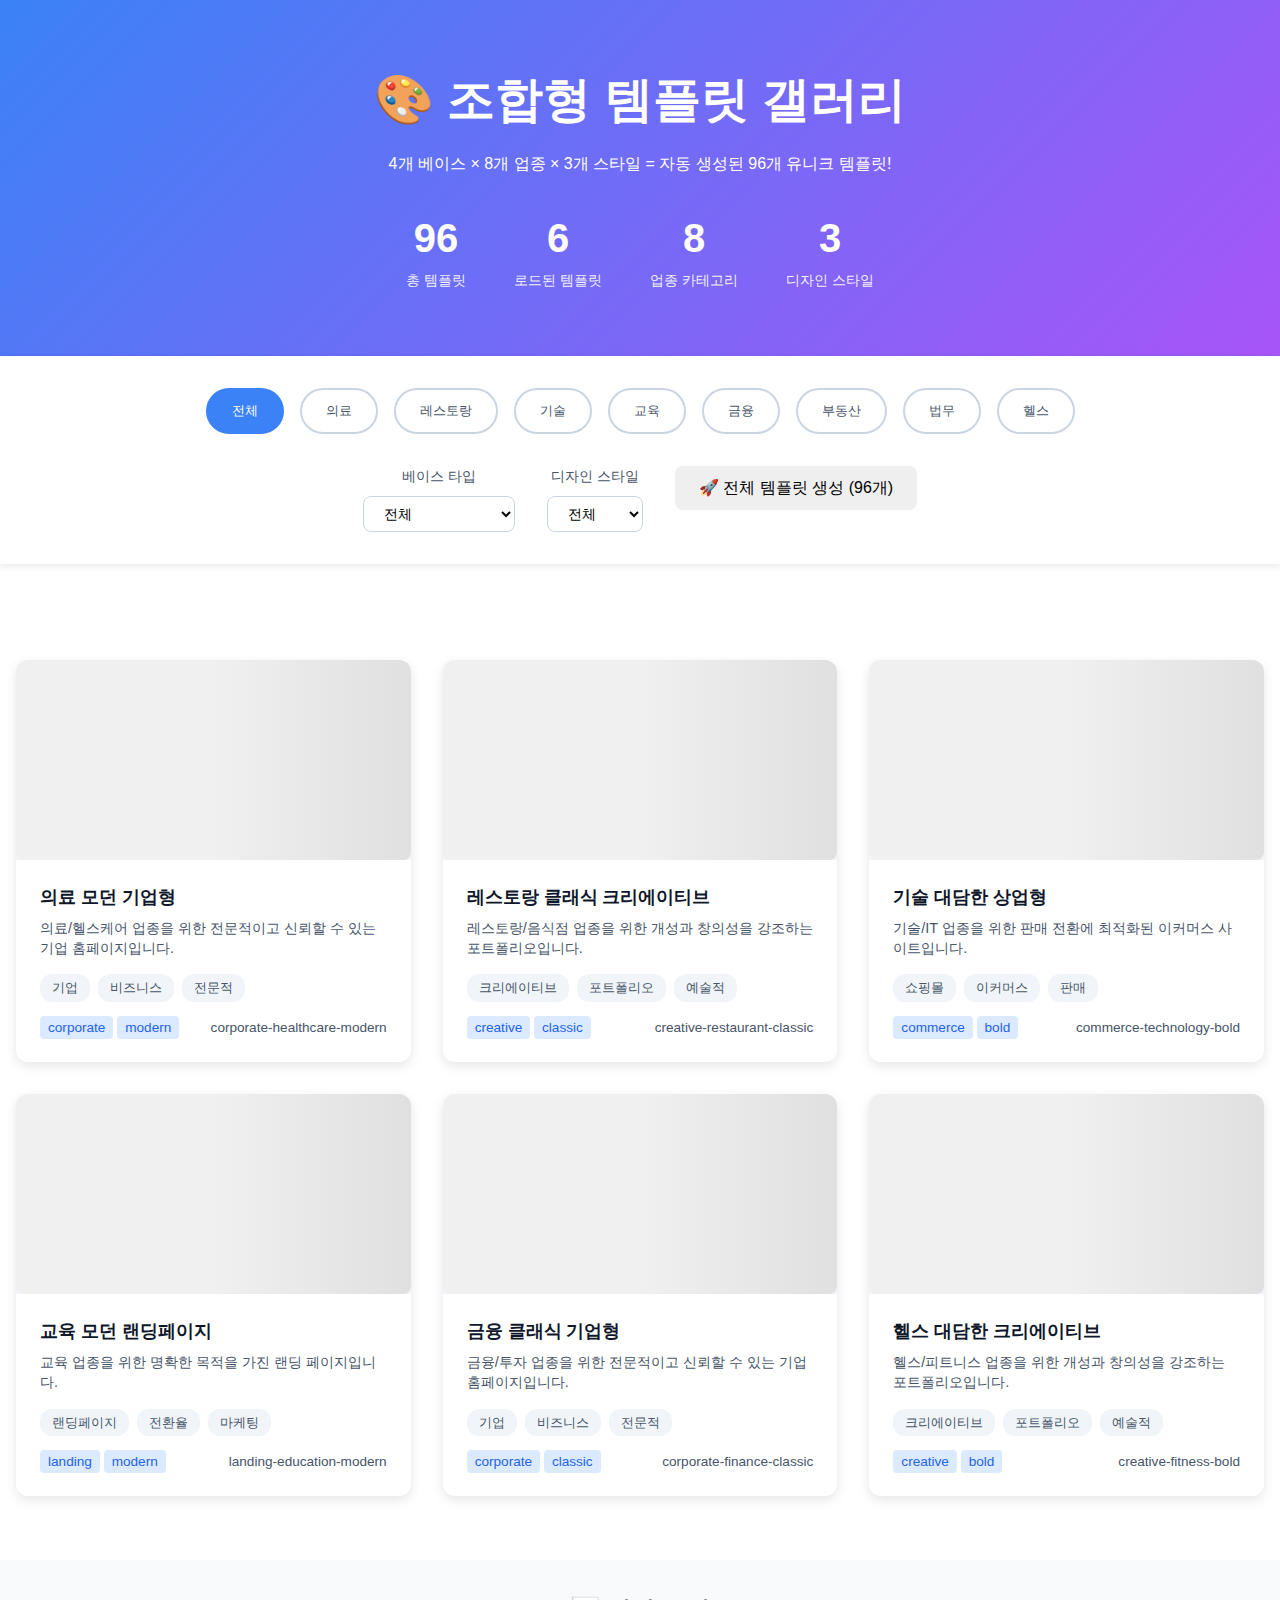
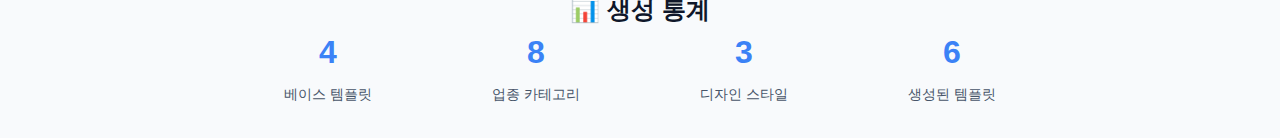
<file: template-gallery.html>
<!DOCTYPE html>
<html lang="ko">
<head>
    <meta charset="UTF-8">
    <meta name="viewport" content="width=device-width, initial-scale=1.0">
    <title>🎨 조합형 템플릿 갤러리 - 96개 자동 생성 템플릿!</title>

    <!-- 기존 CSS 로드 -->
    <link rel="stylesheet" href="css/variables.css">
    <link rel="stylesheet" href="css/main.css">
    <link rel="stylesheet" href="css/components.css">
    <link rel="stylesheet" href="css/customizer.css">
    <link rel="stylesheet" href="css/template-styles.css">

    <!-- 갤러리 전용 CSS -->
    <style>
        /* 갤러리 메인 스타일 */
        .gallery-header {
            background: linear-gradient(135deg, var(--color-primary-500, #3b82f6), var(--color-secondary-500, #1e40af));
            color: white;
            padding: 4rem 0;
            text-align: center;
        }

        .gallery-header h1 {
            font-size: 3rem;
            font-weight: 800;
            margin-bottom: 1rem;
        }

        .gallery-header .stats {
            display: flex;
            justify-content: center;
            gap: 3rem;
            margin-top: 2rem;
        }

        .stat-item {
            text-align: center;
        }

        .stat-number {
            display: block;
            font-size: 2.5rem;
            font-weight: 700;
        }

        .stat-label {
            font-size: 0.9rem;
            opacity: 0.9;
        }

        /* 필터 섹션 */
        .filter-section {
            background: white;
            padding: 2rem 0;
            box-shadow: 0 2px 8px rgba(0,0,0,0.1);
            sticky: top;
            z-index: 100;
        }

        .filter-tabs {
            display: flex;
            justify-content: center;
            gap: 1rem;
            margin-bottom: 2rem;
            flex-wrap: wrap;
        }

        .filter-tab {
            padding: 0.75rem 1.5rem;
            border: 2px solid var(--color-neutral-300);
            background: white;
            color: var(--color-text-secondary);
            border-radius: 25px;
            cursor: pointer;
            transition: all 0.3s ease;
            font-weight: 500;
        }

        .filter-tab.active {
            background: var(--color-primary-500);
            color: white;
            border-color: var(--color-primary-500);
        }

        .filter-tab:hover {
            border-color: var(--color-primary-500);
            color: var(--color-primary-500);
        }

        .filter-controls {
            display: flex;
            justify-content: center;
            gap: 2rem;
            flex-wrap: wrap;
        }

        .filter-group {
            display: flex;
            flex-direction: column;
            align-items: center;
            gap: 0.5rem;
        }

        .filter-group label {
            font-size: 0.9rem;
            font-weight: 500;
            color: var(--color-text-secondary);
        }

        .filter-select {
            padding: 0.5rem 1rem;
            border: 1px solid var(--color-neutral-300);
            border-radius: 8px;
            background: white;
            font-size: 0.9rem;
        }

        /* 템플릿 그리드 */
        .templates-section {
            padding: 4rem 0;
        }

        .templates-grid {
            display: grid;
            grid-template-columns: repeat(auto-fill, minmax(320px, 1fr));
            gap: 2rem;
            margin-top: 2rem;
        }

        /* 템플릿 카드 */
        .template-card {
            background: white;
            border-radius: 12px;
            box-shadow: 0 4px 12px rgba(0,0,0,0.1);
            overflow: hidden;
            transition: all 0.3s ease;
            cursor: pointer;
        }

        .template-card:hover {
            transform: translateY(-4px);
            box-shadow: 0 8px 24px rgba(0,0,0,0.15);
        }

        .template-preview {
            position: relative;
            height: 200px;
            background: var(--color-neutral-100);
            overflow: hidden;
        }

        .template-preview iframe {
            width: 100%;
            height: 100%;
            border: none;
            transform: scale(0.5);
            transform-origin: top left;
            width: 200%;
            height: 200%;
        }

        .template-overlay {
            position: absolute;
            top: 0;
            left: 0;
            right: 0;
            bottom: 0;
            background: rgba(0,0,0,0.8);
            display: flex;
            align-items: center;
            justify-content: center;
            opacity: 0;
            transition: opacity 0.3s ease;
        }

        .template-card:hover .template-overlay {
            opacity: 1;
        }

        .template-actions {
            display: flex;
            gap: 1rem;
        }

        .action-btn {
            padding: 0.75rem 1.5rem;
            border: none;
            border-radius: 8px;
            font-weight: 500;
            cursor: pointer;
            transition: all 0.3s ease;
        }

        .preview-btn {
            background: white;
            color: var(--color-text-primary);
        }

        .select-btn {
            background: var(--color-primary-500);
            color: white;
        }

        .action-btn:hover {
            transform: scale(1.05);
        }

        .template-info {
            padding: 1.5rem;
        }

        .template-title {
            font-size: 1.1rem;
            font-weight: 600;
            color: var(--color-text-primary);
            margin-bottom: 0.5rem;
        }

        .template-description {
            font-size: 0.9rem;
            color: var(--color-text-secondary);
            margin-bottom: 1rem;
            line-height: 1.4;
        }

        .template-tags {
            display: flex;
            flex-wrap: wrap;
            gap: 0.5rem;
            margin-bottom: 1rem;
        }

        .template-tag {
            padding: 0.25rem 0.75rem;
            background: var(--color-neutral-100);
            color: var(--color-text-secondary);
            border-radius: 12px;
            font-size: 0.8rem;
        }

        .template-combinations {
            display: flex;
            justify-content: space-between;
            align-items: center;
            font-size: 0.85rem;
            color: var(--color-text-secondary);
        }

        .combination-badge {
            padding: 0.25rem 0.5rem;
            background: var(--color-primary-100);
            color: var(--color-primary-600);
            border-radius: 4px;
            font-weight: 500;
        }

        /* 로딩 상태 */
        .loading-skeleton {
            background: linear-gradient(90deg, #f0f0f0 25%, #e0e0e0 50%, #f0f0f0 75%);
            background-size: 200% 100%;
            animation: loading 1.5s infinite;
            border-radius: 8px;
            height: 200px;
        }

        @keyframes loading {
            0% { background-position: 200% 0; }
            100% { background-position: -200% 0; }
        }

        .no-results {
            text-align: center;
            padding: 4rem 2rem;
            color: var(--color-text-secondary);
        }

        .no-results h3 {
            font-size: 1.5rem;
            margin-bottom: 1rem;
        }

        /* 생성 통계 */
        .generation-stats {
            background: var(--color-neutral-50);
            padding: 2rem 0;
            text-align: center;
        }

        .stats-grid {
            display: grid;
            grid-template-columns: repeat(auto-fit, minmax(150px, 1fr));
            gap: 2rem;
            max-width: 800px;
            margin: 0 auto;
        }

        .stats-item {
            text-align: center;
        }

        .stats-value {
            font-size: 2rem;
            font-weight: 700;
            color: var(--color-primary-500);
        }

        .stats-description {
            font-size: 0.9rem;
            color: var(--color-text-secondary);
            margin-top: 0.5rem;
        }

        /* 반응형 디자인 */
        @media (max-width: 768px) {
            .gallery-header h1 { font-size: 2rem; }
            .gallery-header .stats { gap: 1.5rem; flex-direction: column; }
            .filter-controls { flex-direction: column; gap: 1rem; }
            .templates-grid { grid-template-columns: 1fr; }
            .template-actions { flex-direction: column; }
        }
    </style>
</head>
<body>
    <!-- 갤러리 헤더 -->
    <header class="gallery-header">
        <div class="container">
            <h1>🎨 조합형 템플릿 갤러리</h1>
            <p>4개 베이스 × 8개 업종 × 3개 스타일 = 자동 생성된 96개 유니크 템플릿!</p>

            <div class="stats">
                <div class="stat-item">
                    <span class="stat-number" id="total-templates">96</span>
                    <span class="stat-label">총 템플릿</span>
                </div>
                <div class="stat-item">
                    <span class="stat-number" id="loaded-templates">0</span>
                    <span class="stat-label">로드된 템플릿</span>
                </div>
                <div class="stat-item">
                    <span class="stat-number">8</span>
                    <span class="stat-label">업종 카테고리</span>
                </div>
                <div class="stat-item">
                    <span class="stat-number">3</span>
                    <span class="stat-label">디자인 스타일</span>
                </div>
            </div>
        </div>
    </header>

    <!-- 필터 섹션 -->
    <section class="filter-section">
        <div class="container">
            <!-- 카테고리 탭 -->
            <div class="filter-tabs">
                <button class="filter-tab active" data-category="all">전체</button>
                <button class="filter-tab" data-category="healthcare">의료</button>
                <button class="filter-tab" data-category="restaurant">레스토랑</button>
                <button class="filter-tab" data-category="technology">기술</button>
                <button class="filter-tab" data-category="education">교육</button>
                <button class="filter-tab" data-category="finance">금융</button>
                <button class="filter-tab" data-category="realestate">부동산</button>
                <button class="filter-tab" data-category="legal">법무</button>
                <button class="filter-tab" data-category="fitness">헬스</button>
            </div>

            <!-- 세부 필터 -->
            <div class="filter-controls">
                <div class="filter-group">
                    <label>베이스 타입</label>
                    <select class="filter-select" id="base-filter">
                        <option value="all">전체</option>
                        <option value="corporate">기업형</option>
                        <option value="creative">크리에이티브형</option>
                        <option value="commerce">상업형</option>
                        <option value="landing">랜딩형</option>
                    </select>
                </div>
                <div class="filter-group">
                    <label>디자인 스타일</label>
                    <select class="filter-select" id="style-filter">
                        <option value="all">전체</option>
                        <option value="modern">모던</option>
                        <option value="classic">클래식</option>
                        <option value="bold">대담한</option>
                    </select>
                </div>
                <div class="filter-group">
                    <button class="btn btn-primary" onclick="generateAllTemplates()">
                        🚀 전체 템플릿 생성 (96개)
                    </button>
                </div>
            </div>
        </div>
    </section>

    <!-- 템플릿 그리드 섹션 -->
    <section class="templates-section">
        <div class="container">
            <div class="templates-grid" id="templates-grid">
                <!-- 템플릿 카드들이 여기에 동적으로 생성됩니다 -->
            </div>

            <!-- 결과 없음 메시지 -->
            <div class="no-results" id="no-results" style="display: none;">
                <h3>😅 조건에 맞는 템플릿이 없습니다</h3>
                <p>다른 필터 조건을 선택해보세요.</p>
            </div>
        </div>
    </section>

    <!-- 생성 통계 섹션 -->
    <section class="generation-stats">
        <div class="container">
            <h2>📊 생성 통계</h2>
            <div class="stats-grid" id="stats-grid">
                <!-- 통계가 여기에 동적으로 생성됩니다 -->
            </div>
        </div>
    </section>

    <!-- 미리보기 모달 -->
    <div class="preview-modal" id="preview-modal" style="display: none;">
        <div class="modal-overlay" onclick="closePreviewModal()"></div>
        <div class="modal-content">
            <div class="modal-header">
                <h2 id="preview-title">템플릿 미리보기</h2>
                <div class="device-selector">
                    <button class="device-btn active" data-device="desktop">🖥️</button>
                    <button class="device-btn" data-device="tablet">📱</button>
                    <button class="device-btn" data-device="mobile">📱</button>
                </div>
                <button class="close-btn" onclick="closePreviewModal()">×</button>
            </div>
            <div class="modal-body">
                <iframe id="preview-iframe" src="" frameborder="0"></iframe>
            </div>
            <div class="modal-footer">
                <button class="btn btn-primary" onclick="selectCurrentTemplate()">
                    이 템플릿으로 커스터마이징 시작
                </button>
            </div>
        </div>
    </div>

    <!-- 스크립트 로드 -->
    <script src="js/base-templates.js"></script>
    <script src="js/industry-content-extended.js"></script>
    <script src="js/combinatorial-generator.js"></script>

    <script>
        // 갤러리 메인 컨트롤러
        class TemplateGallery {
            constructor() {
                this.generator = null;
                this.currentFilter = {
                    category: 'all',
                    base: 'all',
                    style: 'all'
                };
                this.templates = [];
                this.currentPreviewTemplate = null;

                this.init();
            }

            async init() {
                console.log('🎨 템플릿 갤러리 초기화 시작');

                try {
                    // 조합형 생성 엔진 초기화
                    this.generator = new CombinatorialTemplateGenerator();
                    await this.generator.initialize();

                    // UI 이벤트 바인딩
                    this.bindEvents();

                    // 초기 템플릿 미리 로드 (각 카테고리별 1개씩)
                    this.loadSampleTemplates();

                    console.log('✅ 템플릿 갤러리 초기화 완료');
                } catch (error) {
                    console.error('❌ 갤러리 초기화 실패:', error);
                }
            }

            // 이벤트 바인딩
            bindEvents() {
                // 카테고리 탭
                document.querySelectorAll('.filter-tab').forEach(tab => {
                    tab.addEventListener('click', (e) => {
                        this.selectCategory(e.target.dataset.category);
                    });
                });

                // 베이스/스타일 필터
                document.getElementById('base-filter').addEventListener('change', (e) => {
                    this.currentFilter.base = e.target.value;
                    this.filterTemplates();
                });

                document.getElementById('style-filter').addEventListener('change', (e) => {
                    this.currentFilter.style = e.target.value;
                    this.filterTemplates();
                });

                // 디바이스 selector
                document.querySelectorAll('.device-btn').forEach(btn => {
                    btn.addEventListener('click', (e) => {
                        this.switchPreviewDevice(e.target.dataset.device);
                    });
                });
            }

            // 샘플 템플릿 로드 (빠른 미리보기용)
            async loadSampleTemplates() {
                const sampleCombinations = [
                    ['corporate', 'healthcare', 'modern'],
                    ['creative', 'restaurant', 'classic'],
                    ['commerce', 'technology', 'bold'],
                    ['landing', 'education', 'modern'],
                    ['corporate', 'finance', 'classic'],
                    ['creative', 'fitness', 'bold']
                ];

                for (const [base, industry, style] of sampleCombinations) {
                    const template = this.generator.createTemplate(base, industry, style);
                    if (template) {
                        this.templates.push(template);
                    }
                }

                this.renderTemplates();
                this.updateStats();
            }

            // 카테고리 선택
            selectCategory(category) {
                // 탭 UI 업데이트
                document.querySelectorAll('.filter-tab').forEach(tab => {
                    tab.classList.remove('active');
                });
                document.querySelector(`[data-category="${category}"]`).classList.add('active');

                this.currentFilter.category = category;
                this.filterTemplates();
            }

            // 템플릿 필터링
            filterTemplates() {
                let filteredTemplates = this.templates;

                // 카테고리 필터
                if (this.currentFilter.category !== 'all') {
                    filteredTemplates = filteredTemplates.filter(t =>
                        t.combinations.industry === this.currentFilter.category
                    );
                }

                // 베이스 필터
                if (this.currentFilter.base !== 'all') {
                    filteredTemplates = filteredTemplates.filter(t =>
                        t.combinations.base === this.currentFilter.base
                    );
                }

                // 스타일 필터
                if (this.currentFilter.style !== 'all') {
                    filteredTemplates = filteredTemplates.filter(t =>
                        t.combinations.style === this.currentFilter.style
                    );
                }

                this.renderTemplates(filteredTemplates);
            }

            // 템플릿 렌더링
            renderTemplates(templates = this.templates) {
                const grid = document.getElementById('templates-grid');
                const noResults = document.getElementById('no-results');

                if (templates.length === 0) {
                    grid.innerHTML = '';
                    noResults.style.display = 'block';
                    return;
                }

                noResults.style.display = 'none';

                grid.innerHTML = templates.map(template => `
                    <div class="template-card" data-template-id="${template.id}">
                        <div class="template-preview">
                            <div class="loading-skeleton"></div>
                            <div class="template-overlay">
                                <div class="template-actions">
                                    <button class="action-btn preview-btn" onclick="gallery.previewTemplate('${template.id}')">
                                        미리보기
                                    </button>
                                    <button class="action-btn select-btn" onclick="gallery.selectTemplate('${template.id}')">
                                        선택하기
                                    </button>
                                </div>
                            </div>
                        </div>
                        <div class="template-info">
                            <h3 class="template-title">${template.name}</h3>
                            <p class="template-description">${template.description}</p>
                            <div class="template-tags">
                                ${template.metadata.tags.slice(0, 3).map(tag =>
                                    `<span class="template-tag">${tag}</span>`
                                ).join('')}
                            </div>
                            <div class="template-combinations">
                                <div class="combination-badges">
                                    <span class="combination-badge">${template.combinations.base}</span>
                                    <span class="combination-badge">${template.combinations.style}</span>
                                </div>
                                <span class="template-id">${template.id}</span>
                            </div>
                        </div>
                    </div>
                `).join('');

                document.getElementById('loaded-templates').textContent = templates.length;
            }

            // 템플릿 미리보기
            previewTemplate(templateId) {
                const template = this.templates.find(t => t.id === templateId);
                if (!template) return;

                this.currentPreviewTemplate = template;

                // 임시 HTML 페이지 생성
                const previewHtml = this.generatePreviewHTML(template);
                const blob = new Blob([previewHtml], { type: 'text/html' });
                const previewUrl = URL.createObjectURL(blob);

                // 모달 열기
                document.getElementById('preview-title').textContent = template.name;
                document.getElementById('preview-iframe').src = previewUrl;
                document.getElementById('preview-modal').style.display = 'block';
                document.body.style.overflow = 'hidden';
            }

            // 미리보기 HTML 생성
            generatePreviewHTML(template) {
                return `
                    <!DOCTYPE html>
                    <html lang="ko">
                    <head>
                        <meta charset="UTF-8">
                        <meta name="viewport" content="width=device-width, initial-scale=1.0">
                        <title>${template.name}</title>
                        <style>
                            ${template.css}
                            body { margin: 0; font-family: -apple-system, BlinkMacSystemFont, sans-serif; }
                            .base-template { class="${template.combinations.style}"; }
                        </style>
                    </head>
                    <body class="style-${template.combinations.style}">
                        ${template.html}
                    </body>
                    </html>
                `;
            }

            // 템플릿 선택
            selectTemplate(templateId) {
                const template = this.templates.find(t => t.id === templateId);
                if (!template) return;

                // 메인 커스터마이저로 이동
                const customizeUrl = `index.html?template=${templateId}&base=${template.combinations.base}&industry=${template.combinations.industry}&style=${template.combinations.style}`;
                window.location.href = customizeUrl;
            }

            // 미리보기 모달 닫기
            closePreviewModal() {
                document.getElementById('preview-modal').style.display = 'none';
                document.body.style.overflow = 'auto';

                // URL 정리
                const iframe = document.getElementById('preview-iframe');
                if (iframe.src.startsWith('blob:')) {
                    URL.revokeObjectURL(iframe.src);
                }
                iframe.src = '';
            }

            // 현재 미리보기 템플릿 선택
            selectCurrentTemplate() {
                if (this.currentPreviewTemplate) {
                    this.selectTemplate(this.currentPreviewTemplate.id);
                }
            }

            // 디바이스 전환
            switchPreviewDevice(device) {
                document.querySelectorAll('.device-btn').forEach(btn => {
                    btn.classList.remove('active');
                });
                document.querySelector(`[data-device="${device}"]`).classList.add('active');

                const iframe = document.getElementById('preview-iframe');
                const modal = document.querySelector('.modal-content');

                switch (device) {
                    case 'desktop':
                        modal.style.width = '90%';
                        modal.style.height = '90%';
                        break;
                    case 'tablet':
                        modal.style.width = '768px';
                        modal.style.height = '90%';
                        break;
                    case 'mobile':
                        modal.style.width = '375px';
                        modal.style.height = '90%';
                        break;
                }
            }

            // 통계 업데이트
            updateStats() {
                if (!this.generator) return;

                const stats = this.generator.getGenerationStats();

                const statsGrid = document.getElementById('stats-grid');
                statsGrid.innerHTML = `
                    <div class="stats-item">
                        <div class="stats-value">${stats.bases}</div>
                        <div class="stats-description">베이스 템플릿</div>
                    </div>
                    <div class="stats-item">
                        <div class="stats-value">${stats.industries}</div>
                        <div class="stats-description">업종 카테고리</div>
                    </div>
                    <div class="stats-item">
                        <div class="stats-value">${stats.styles}</div>
                        <div class="stats-description">디자인 스타일</div>
                    </div>
                    <div class="stats-item">
                        <div class="stats-value">${stats.generated}</div>
                        <div class="stats-description">생성된 템플릿</div>
                    </div>
                `;
            }
        }

        // 전체 템플릿 생성 (96개)
        async function generateAllTemplates() {
            const btn = event.target;
            const originalText = btn.textContent;

            btn.textContent = '생성 중...';
            btn.disabled = true;

            try {
                console.log('🚀 전체 96개 템플릿 생성 시작...');

                const allTemplates = gallery.generator.generateAllCombinations();
                gallery.templates = allTemplates;
                gallery.renderTemplates();
                gallery.updateStats();

                btn.textContent = '✅ 생성 완료!';
                setTimeout(() => {
                    btn.textContent = originalText;
                    btn.disabled = false;
                }, 2000);

            } catch (error) {
                console.error('템플릿 생성 오류:', error);
                btn.textContent = '❌ 오류 발생';
                setTimeout(() => {
                    btn.textContent = originalText;
                    btn.disabled = false;
                }, 2000);
            }
        }

        // 모달 닫기 함수들
        function closePreviewModal() {
            gallery.closePreviewModal();
        }

        function selectCurrentTemplate() {
            gallery.selectCurrentTemplate();
        }

        // 갤러리 초기화
        const gallery = new TemplateGallery();

        // CSS 스타일 추가 (모달용)
        const modalStyles = `
            .preview-modal {
                position: fixed;
                top: 0;
                left: 0;
                width: 100%;
                height: 100%;
                z-index: 10000;
                display: flex;
                align-items: center;
                justify-content: center;
            }

            .modal-overlay {
                position: absolute;
                top: 0;
                left: 0;
                width: 100%;
                height: 100%;
                background: rgba(0,0,0,0.8);
            }

            .modal-content {
                position: relative;
                width: 90%;
                height: 90%;
                background: white;
                border-radius: 12px;
                overflow: hidden;
                display: flex;
                flex-direction: column;
                max-width: 1200px;
            }

            .modal-header {
                padding: 1rem 2rem;
                border-bottom: 1px solid #eee;
                display: flex;
                justify-content: space-between;
                align-items: center;
                background: var(--color-primary-500);
                color: white;
            }

            .modal-header h2 {
                margin: 0;
                font-size: 1.25rem;
            }

            .device-selector {
                display: flex;
                gap: 0.5rem;
            }

            .device-btn {
                padding: 0.5rem;
                border: 1px solid rgba(255,255,255,0.3);
                background: transparent;
                color: white;
                border-radius: 4px;
                cursor: pointer;
                transition: all 0.2s ease;
            }

            .device-btn.active,
            .device-btn:hover {
                background: rgba(255,255,255,0.2);
            }

            .close-btn {
                background: none;
                border: none;
                color: white;
                font-size: 1.5rem;
                cursor: pointer;
                padding: 0.5rem;
                border-radius: 4px;
                transition: background 0.2s ease;
            }

            .close-btn:hover {
                background: rgba(255,255,255,0.2);
            }

            .modal-body {
                flex: 1;
                position: relative;
            }

            .modal-body iframe {
                width: 100%;
                height: 100%;
                border: none;
            }

            .modal-footer {
                padding: 1rem 2rem;
                border-top: 1px solid #eee;
                text-align: center;
            }
        `;

        // 스타일 추가
        const styleSheet = document.createElement('style');
        styleSheet.textContent = modalStyles;
        document.head.appendChild(styleSheet);
    </script>
</body>
</html>
</file>
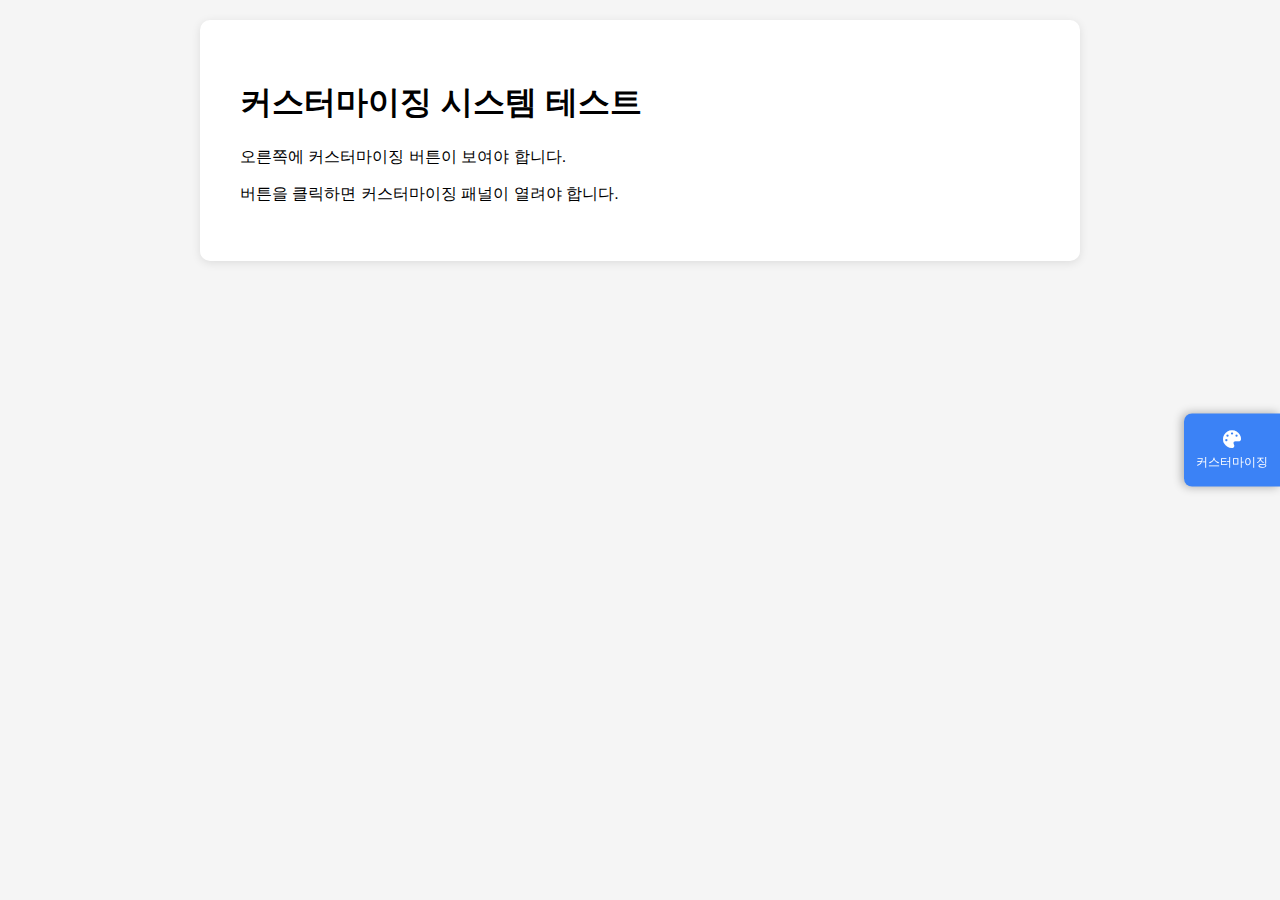
<file: test.html>
<!DOCTYPE html>
<html lang="ko">
<head>
    <meta charset="UTF-8">
    <meta name="viewport" content="width=device-width, initial-scale=1.0">
    <title>커스터마이징 테스트</title>
    <link rel="stylesheet" href="css/variables.css">
    <link rel="stylesheet" href="css/customizer.css">
    <style>
        body {
            margin: 0;
            padding: 20px;
            font-family: Arial, sans-serif;
            background: #f5f5f5;
        }
        .test-content {
            max-width: 800px;
            margin: 0 auto;
            padding: 40px;
            background: white;
            border-radius: 10px;
            box-shadow: 0 2px 10px rgba(0,0,0,0.1);
        }
    </style>
</head>
<body>
    <div class="test-content">
        <h1>커스터마이징 시스템 테스트</h1>
        <p>오른쪽에 커스터마이징 버튼이 보여야 합니다.</p>
        <p>버튼을 클릭하면 커스터마이징 패널이 열려야 합니다.</p>
    </div>

    <!-- Customizer Toggle Button -->
    <button id="customizer-toggle" class="customizer-toggle">
        <i class="fas fa-palette"></i>
        <span>커스터마이징</span>
    </button>

    <!-- Customizer Panel -->
    <div id="customizer-panel" class="customizer-panel hidden">
        <div class="customizer-header">
            <h3>실시간 커스터마이징</h3>
            <button id="customizer-close" class="btn btn--ghost">
                <i class="fas fa-times"></i>
            </button>
        </div>
        <div class="customizer-content">
            <p>커스터마이징 패널이 정상적으로 작동합니다!</p>
        </div>
    </div>

    <link rel="stylesheet" href="https://cdnjs.cloudflare.com/ajax/libs/font-awesome/6.0.0/css/all.min.css">

    <script>
        console.log('테스트 페이지 로드됨');

        document.addEventListener('DOMContentLoaded', () => {
            const toggleBtn = document.getElementById('customizer-toggle');
            const panel = document.getElementById('customizer-panel');
            const closeBtn = document.getElementById('customizer-close');

            console.log('요소 확인:', {
                toggleBtn: !!toggleBtn,
                panel: !!panel,
                closeBtn: !!closeBtn
            });

            if (toggleBtn && panel) {
                toggleBtn.addEventListener('click', () => {
                    console.log('패널 열기');
                    panel.classList.remove('hidden');
                    panel.classList.add('active');
                });
            }

            if (closeBtn && panel) {
                closeBtn.addEventListener('click', () => {
                    console.log('패널 닫기');
                    panel.classList.remove('active');
                    setTimeout(() => panel.classList.add('hidden'), 300);
                });
            }
        });
    </script>
</body>
</html>
</file>
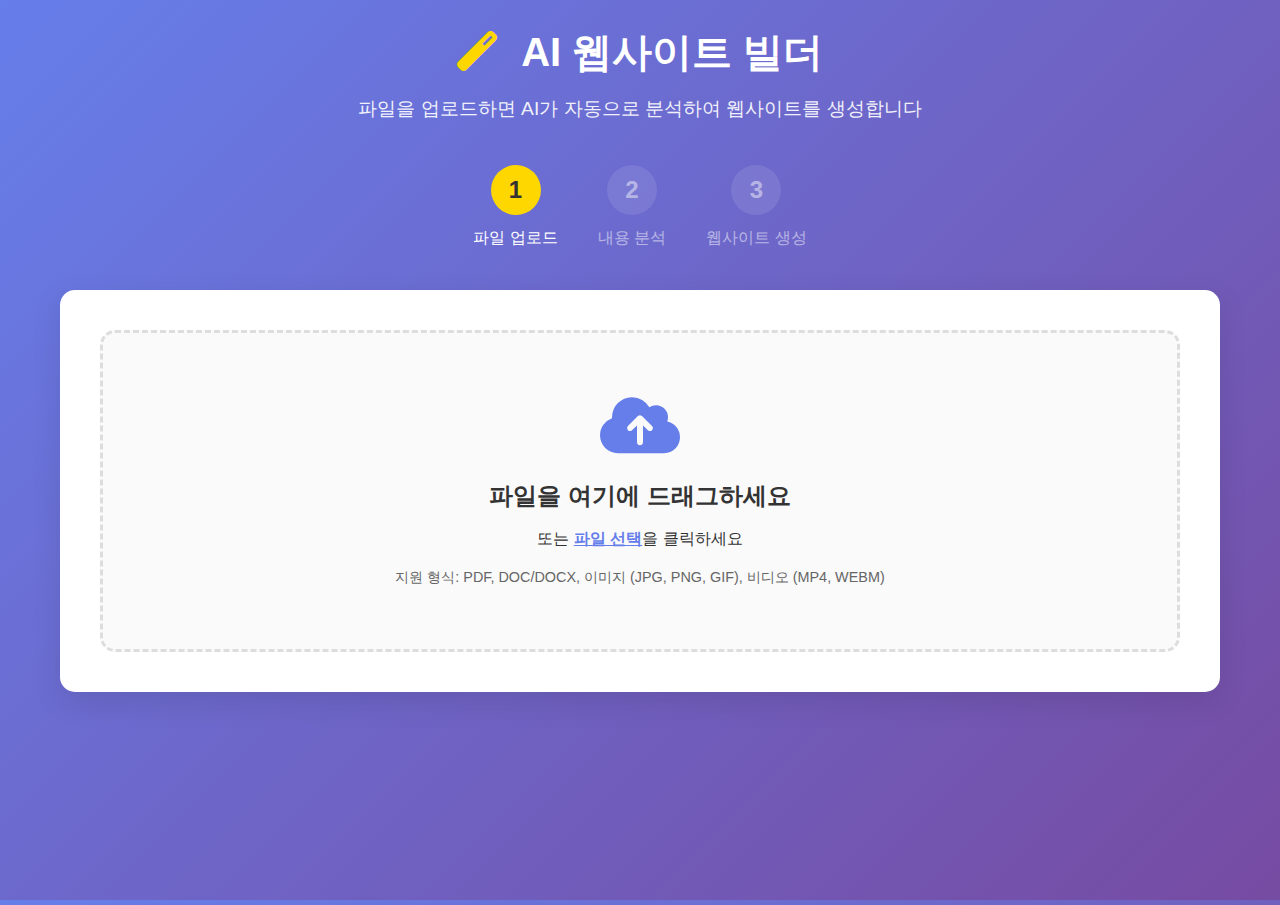
<file: upload-system/file-upload-demo.html>
<!DOCTYPE html>
<html lang="ko">
<head>
    <meta charset="UTF-8">
    <meta name="viewport" content="width=device-width, initial-scale=1.0">
    <title>AI 웹사이트 빌더 - 파일 업로드 데모</title>
    <link rel="stylesheet" href="css/upload-styles.css">
    <link href="https://cdnjs.cloudflare.com/ajax/libs/font-awesome/6.0.0/css/all.min.css" rel="stylesheet">
</head>
<body>
    <div class="container">
        <!-- 헤더 -->
        <header class="header">
            <h1><i class="fas fa-magic"></i> AI 웹사이트 빌더</h1>
            <p>파일을 업로드하면 AI가 자동으로 분석하여 웹사이트를 생성합니다</p>
        </header>

        <!-- 단계 표시 -->
        <div class="steps">
            <div class="step active">
                <div class="step-number">1</div>
                <div class="step-text">파일 업로드</div>
            </div>
            <div class="step">
                <div class="step-number">2</div>
                <div class="step-text">내용 분석</div>
            </div>
            <div class="step">
                <div class="step-number">3</div>
                <div class="step-text">웹사이트 생성</div>
            </div>
        </div>

        <!-- 파일 업로드 영역 -->
        <div class="upload-section">
            <div class="upload-zone" id="uploadZone">
                <div class="upload-content">
                    <i class="fas fa-cloud-upload-alt upload-icon"></i>
                    <h3>파일을 여기에 드래그하세요</h3>
                    <p>또는 <span class="browse-text">파일 선택</span>을 클릭하세요</p>
                    <p class="supported-formats">
                        지원 형식: PDF, DOC/DOCX, 이미지 (JPG, PNG, GIF), 비디오 (MP4, WEBM)
                    </p>
                </div>
                <input type="file" id="fileInput" multiple accept=".pdf,.doc,.docx,.txt,.jpg,.jpeg,.png,.gif,.webp,.mp4,.webm,.ogg">
            </div>

            <!-- 업로드 진행률 -->
            <div class="upload-progress" id="uploadProgress" style="display: none;">
                <div class="progress-bar">
                    <div class="progress-fill" id="progressFill"></div>
                </div>
                <div class="progress-text" id="progressText">업로드 중... 0%</div>
            </div>
        </div>

        <!-- 파일 목록 -->
        <div class="file-list" id="fileList" style="display: none;">
            <h3><i class="fas fa-list"></i> 업로드된 파일</h3>
            <div class="file-items" id="fileItems"></div>
        </div>

        <!-- 분석 결과 -->
        <div class="analysis-section" id="analysisSection" style="display: none;">
            <h3><i class="fas fa-brain"></i> AI 분석 결과</h3>

            <!-- 분석 통계 -->
            <div class="analysis-stats" id="analysisStats"></div>

            <!-- 섹션별 매칭 결과 -->
            <div class="section-mapping" id="sectionMapping"></div>

            <!-- 매칭되지 않은 컨텐츠 -->
            <div class="unmatched-content" id="unmatchedContent"></div>
        </div>

        <!-- 액션 버튼 -->
        <div class="action-buttons" id="actionButtons" style="display: none;">
            <button class="btn btn-secondary" id="resetBtn">
                <i class="fas fa-redo"></i> 다시 시작
            </button>
            <button class="btn btn-primary" id="generateBtn">
                <i class="fas fa-rocket"></i> 웹사이트 생성
            </button>
        </div>

        <!-- 로딩 오버레이 -->
        <div class="loading-overlay" id="loadingOverlay" style="display: none;">
            <div class="loading-content">
                <div class="spinner"></div>
                <h3>AI가 컨텐츠를 분석하고 있습니다...</h3>
                <p id="loadingMessage">파일을 처리 중입니다</p>
            </div>
        </div>

        <!-- 알림 메시지 -->
        <div class="notification" id="notification"></div>
    </div>

    <!-- 미리보기 모달 -->
    <div class="modal" id="previewModal">
        <div class="modal-content">
            <div class="modal-header">
                <h4>파일 미리보기</h4>
                <button class="modal-close" id="modalClose">&times;</button>
            </div>
            <div class="modal-body" id="modalBody"></div>
        </div>
    </div>

    <!-- JavaScript 파일들 -->
    <script src="js/file-processor.js"></script>
    <script src="js/file-validator.js"></script>
    <script src="js/content-analyzer.js"></script>
    <script src="js/upload-demo.js"></script>
</body>
</html>
</file>
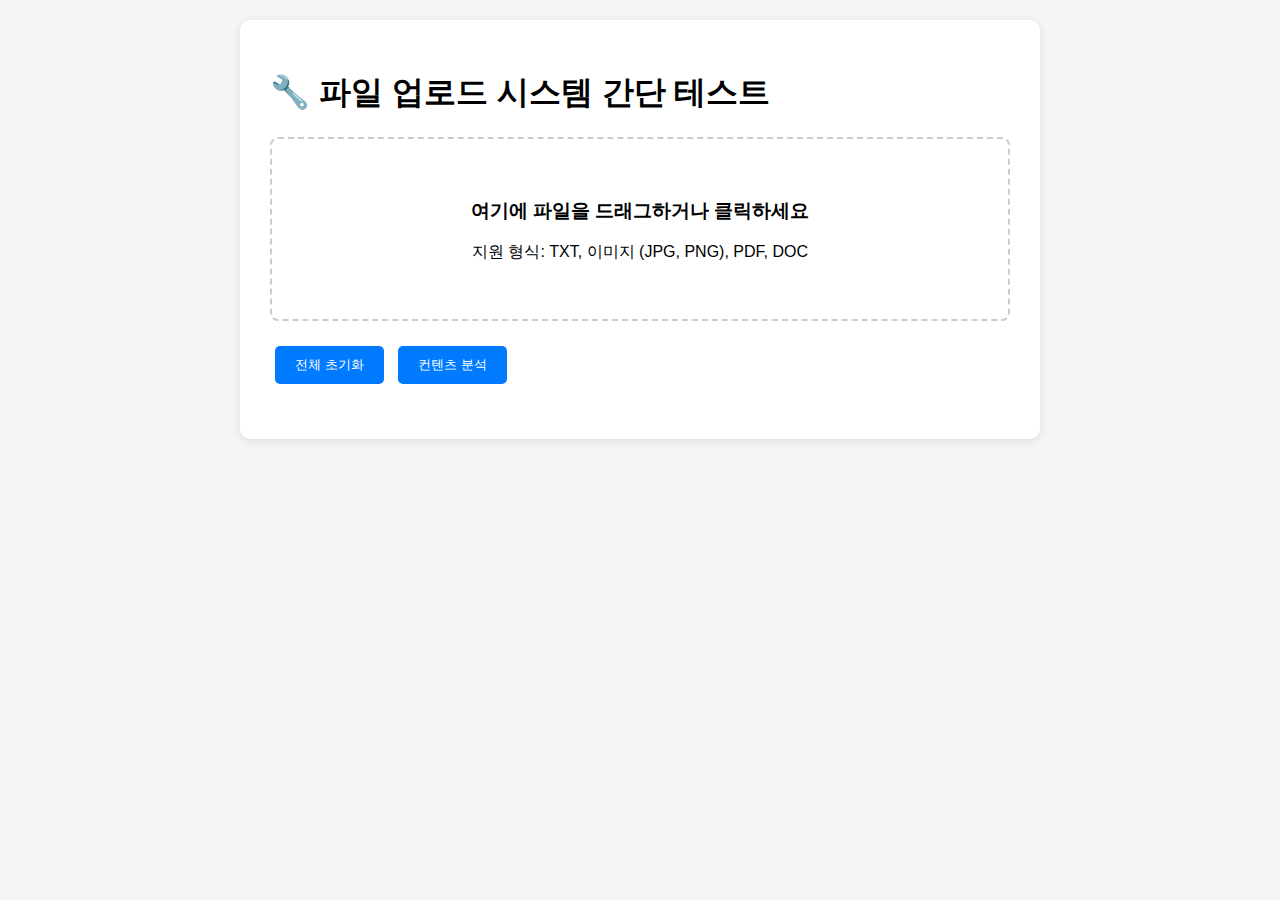
<file: upload-system/quick-test.html>
<!DOCTYPE html>
<html lang="ko">
<head>
    <meta charset="UTF-8">
    <meta name="viewport" content="width=device-width, initial-scale=1.0">
    <title>업로드 시스템 간단 테스트</title>
    <style>
        body {
            font-family: Arial, sans-serif;
            max-width: 800px;
            margin: 0 auto;
            padding: 20px;
            background: #f5f5f5;
        }
        .test-container {
            background: white;
            padding: 30px;
            border-radius: 10px;
            box-shadow: 0 2px 10px rgba(0,0,0,0.1);
        }
        .upload-area {
            border: 2px dashed #ccc;
            padding: 40px;
            text-align: center;
            border-radius: 8px;
            margin: 20px 0;
            cursor: pointer;
            transition: border-color 0.3s;
        }
        .upload-area:hover {
            border-color: #007bff;
            background: #f8f9ff;
        }
        .upload-area.dragover {
            border-color: #007bff;
            background: #f0f7ff;
        }
        #fileList {
            margin-top: 20px;
        }
        .file-item {
            background: #f8f9fa;
            padding: 10px;
            margin: 5px 0;
            border-radius: 5px;
            border-left: 4px solid #28a745;
        }
        .file-item.error {
            border-left-color: #dc3545;
            background: #fff5f5;
        }
        .btn {
            background: #007bff;
            color: white;
            padding: 10px 20px;
            border: none;
            border-radius: 5px;
            cursor: pointer;
            margin: 5px;
        }
        .btn:hover {
            background: #0056b3;
        }
        .results {
            margin-top: 20px;
            padding: 20px;
            background: #e7f3ff;
            border-radius: 8px;
        }
    </style>
</head>
<body>
    <div class="test-container">
        <h1>🔧 파일 업로드 시스템 간단 테스트</h1>

        <div class="upload-area" id="uploadArea">
            <h3>여기에 파일을 드래그하거나 클릭하세요</h3>
            <p>지원 형식: TXT, 이미지 (JPG, PNG), PDF, DOC</p>
            <input type="file" id="fileInput" multiple style="display: none;"
                   accept=".txt,.jpg,.jpeg,.png,.gif,.pdf,.doc,.docx">
        </div>

        <button class="btn" onclick="clearAll()">전체 초기화</button>
        <button class="btn" onclick="analyzeFiles()">컨텐츠 분석</button>

        <div id="fileList"></div>
        <div id="results" class="results" style="display: none;"></div>
    </div>

    <script>
        let uploadedFiles = [];

        // DOM 요소들
        const uploadArea = document.getElementById('uploadArea');
        const fileInput = document.getElementById('fileInput');
        const fileList = document.getElementById('fileList');
        const results = document.getElementById('results');

        // 드래그 앤 드롭 설정
        uploadArea.addEventListener('click', () => fileInput.click());
        uploadArea.addEventListener('dragover', handleDragOver);
        uploadArea.addEventListener('drop', handleDrop);
        uploadArea.addEventListener('dragleave', handleDragLeave);
        fileInput.addEventListener('change', handleFileSelect);

        function handleDragOver(e) {
            e.preventDefault();
            uploadArea.classList.add('dragover');
        }

        function handleDragLeave(e) {
            e.preventDefault();
            uploadArea.classList.remove('dragover');
        }

        function handleDrop(e) {
            e.preventDefault();
            uploadArea.classList.remove('dragover');
            const files = Array.from(e.dataTransfer.files);
            processFiles(files);
        }

        function handleFileSelect(e) {
            const files = Array.from(e.target.files);
            processFiles(files);
        }

        async function processFiles(files) {
            console.log('Processing files:', files);

            for (const file of files) {
                try {
                    const result = await processFile(file);
                    uploadedFiles.push(result);
                    displayFile(result);
                } catch (error) {
                    console.error('Error processing file:', error);
                    displayFile({
                        name: file.name,
                        error: error.message,
                        success: false
                    });
                }
            }
        }

        async function processFile(file) {
            return new Promise((resolve, reject) => {
                const reader = new FileReader();
                const result = {
                    id: Date.now() + '_' + Math.random().toString(36).substr(2, 9),
                    name: file.name,
                    size: file.size,
                    type: getFileType(file.name),
                    success: true,
                    content: null
                };

                if (file.type.startsWith('text/')) {
                    reader.onload = (e) => {
                        result.content = {
                            type: 'text',
                            text: e.target.result,
                            wordCount: e.target.result.split(/\s+/).length
                        };
                        resolve(result);
                    };
                    reader.readAsText(file);
                } else if (file.type.startsWith('image/')) {
                    reader.onload = (e) => {
                        const img = new Image();
                        img.onload = () => {
                            result.content = {
                                type: 'image',
                                dataUrl: e.target.result,
                                width: img.width,
                                height: img.height
                            };
                            resolve(result);
                        };
                        img.src = e.target.result;
                    };
                    reader.readAsDataURL(file);
                } else {
                    // 다른 파일 형식은 기본 정보만 저장
                    result.content = {
                        type: 'document',
                        text: `[${file.type || 'Unknown'} 파일]`
                    };
                    resolve(result);
                }

                reader.onerror = () => reject(new Error('파일 읽기 실패'));
            });
        }

        function getFileType(fileName) {
            const ext = fileName.toLowerCase().split('.').pop();
            if (['jpg', 'jpeg', 'png', 'gif'].includes(ext)) return 'image';
            if (['txt', 'pdf', 'doc', 'docx'].includes(ext)) return 'document';
            return 'unknown';
        }

        function displayFile(file) {
            const div = document.createElement('div');
            div.className = `file-item ${file.success ? '' : 'error'}`;

            const statusText = file.success ?
                `✅ ${file.name} (${formatFileSize(file.size)})` :
                `❌ ${file.name} - ${file.error}`;

            div.innerHTML = statusText;
            fileList.appendChild(div);
        }

        function formatFileSize(bytes) {
            if (bytes === 0) return '0 Bytes';
            const k = 1024;
            const sizes = ['Bytes', 'KB', 'MB'];
            const i = Math.floor(Math.log(bytes) / Math.log(k));
            return parseFloat((bytes / Math.pow(k, i)).toFixed(2)) + ' ' + sizes[i];
        }

        function analyzeFiles() {
            if (uploadedFiles.length === 0) {
                alert('먼저 파일을 업로드하세요.');
                return;
            }

            const analysis = {
                totalFiles: uploadedFiles.length,
                textFiles: uploadedFiles.filter(f => f.type === 'document').length,
                imageFiles: uploadedFiles.filter(f => f.type === 'image').length,
                sections: {}
            };

            // 간단한 섹션 매칭
            uploadedFiles.forEach(file => {
                const fileName = file.name.toLowerCase();
                let section = 'general';

                if (fileName.includes('회사') || fileName.includes('소개') || fileName.includes('company')) {
                    section = 'hero';
                } else if (fileName.includes('서비스') || fileName.includes('service')) {
                    section = 'services';
                } else if (fileName.includes('팀') || fileName.includes('team')) {
                    section = 'team';
                } else if (fileName.includes('연락') || fileName.includes('contact')) {
                    section = 'contact';
                }

                if (!analysis.sections[section]) {
                    analysis.sections[section] = [];
                }
                analysis.sections[section].push(file.name);
            });

            displayResults(analysis);
        }

        function displayResults(analysis) {
            results.style.display = 'block';
            results.innerHTML = `
                <h3>📊 분석 결과</h3>
                <p><strong>총 파일:</strong> ${analysis.totalFiles}개</p>
                <p><strong>텍스트/문서:</strong> ${analysis.textFiles}개</p>
                <p><strong>이미지:</strong> ${analysis.imageFiles}개</p>

                <h4>섹션별 매칭:</h4>
                ${Object.entries(analysis.sections).map(([section, files]) =>
                    `<div><strong>${getSectionName(section)}:</strong> ${files.join(', ')}</div>`
                ).join('')}

                <div style="margin-top: 20px; padding: 10px; background: #d4edda; border-radius: 5px;">
                    <strong>✅ 다중 파일 업로드 테스트 성공!</strong>
                </div>
            `;
        }

        function getSectionName(section) {
            const names = {
                'hero': '메인 섹션',
                'services': '서비스',
                'team': '팀 소개',
                'contact': '연락처',
                'general': '일반'
            };
            return names[section] || section;
        }

        function clearAll() {
            uploadedFiles = [];
            fileList.innerHTML = '';
            results.style.display = 'none';
            fileInput.value = '';
            console.log('모든 데이터가 초기화되었습니다.');
        }
    </script>
</body>
</html>
</file>
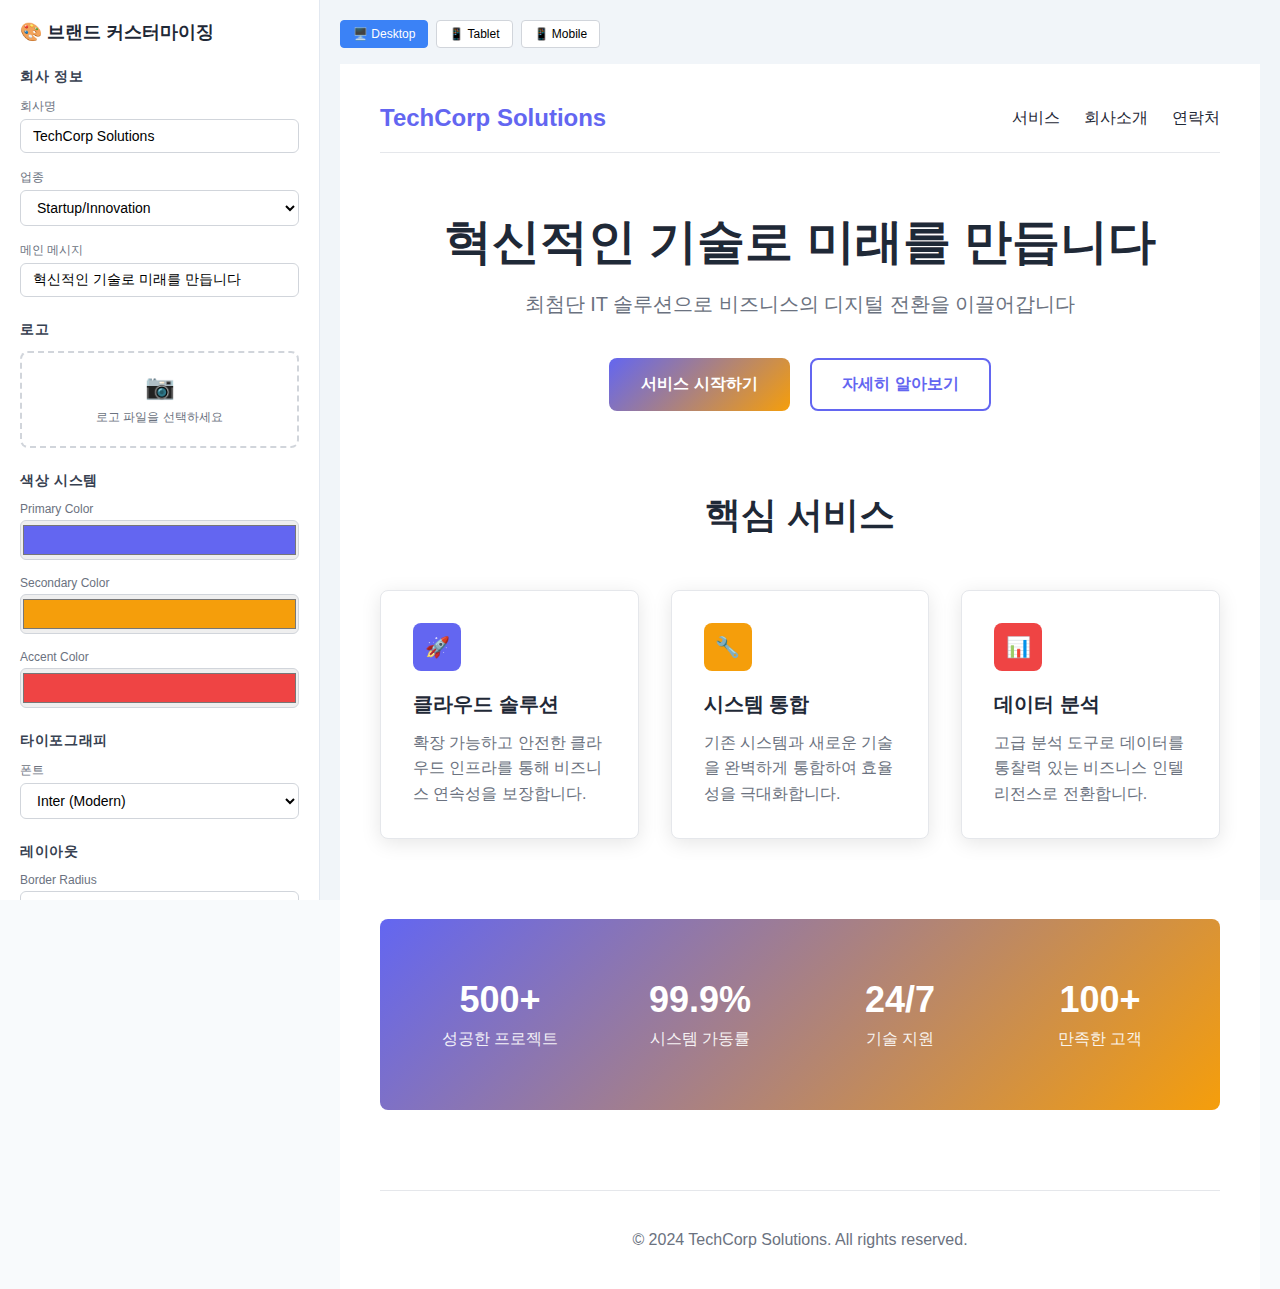
<file: 설계/real-time-customizer.html>
<!DOCTYPE html>
<html lang="ko">
<head>
    <meta charset="UTF-8">
    <meta name="viewport" content="width=device-width, initial-scale=1.0">
    <title>실시간 브랜드 커스터마이징 도구</title>
    <style>
        * {
            margin: 0;
            padding: 0;
            box-sizing: border-box;
        }

        body {
            font-family: 'Inter', -apple-system, sans-serif;
            background: #f8fafc;
            display: flex;
            height: 100vh;
        }

        .sidebar {
            width: 320px;
            background: white;
            border-right: 1px solid #e2e8f0;
            padding: 20px;
            overflow-y: auto;
        }

        .preview {
            flex: 1;
            padding: 20px;
            background: #f1f5f9;
        }

        .preview-frame {
            width: 100%;
            height: 100%;
            border: none;
            border-radius: 12px;
            box-shadow: 0 10px 30px rgba(0,0,0,0.1);
            background: white;
        }

        .section {
            margin-bottom: 24px;
        }

        .section-title {
            font-size: 14px;
            font-weight: 600;
            color: #374151;
            margin-bottom: 12px;
            text-transform: uppercase;
            letter-spacing: 0.05em;
        }

        .form-group {
            margin-bottom: 16px;
        }

        .form-label {
            display: block;
            font-size: 12px;
            font-weight: 500;
            color: #6b7280;
            margin-bottom: 4px;
        }

        .form-input {
            width: 100%;
            padding: 8px 12px;
            border: 1px solid #d1d5db;
            border-radius: 6px;
            font-size: 14px;
            transition: border-color 0.2s;
        }

        .form-input:focus {
            outline: none;
            border-color: #3b82f6;
        }

        .color-input {
            width: 100%;
            height: 40px;
            border: 1px solid #d1d5db;
            border-radius: 6px;
            cursor: pointer;
        }

        .select-input {
            width: 100%;
            padding: 8px 12px;
            border: 1px solid #d1d5db;
            border-radius: 6px;
            font-size: 14px;
            background: white;
        }

        .btn {
            width: 100%;
            padding: 10px 16px;
            background: #3b82f6;
            color: white;
            border: none;
            border-radius: 6px;
            font-weight: 500;
            cursor: pointer;
            margin-bottom: 12px;
            transition: background-color 0.2s;
        }

        .btn:hover {
            background: #2563eb;
        }

        .btn-secondary {
            background: #6b7280;
        }

        .btn-secondary:hover {
            background: #4b5563;
        }

        .preview-controls {
            display: flex;
            gap: 8px;
            margin-bottom: 16px;
        }

        .preview-btn {
            padding: 6px 12px;
            border: 1px solid #d1d5db;
            background: white;
            border-radius: 4px;
            cursor: pointer;
            font-size: 12px;
        }

        .preview-btn.active {
            background: #3b82f6;
            color: white;
            border-color: #3b82f6;
        }

        .logo-upload {
            position: relative;
            border: 2px dashed #d1d5db;
            border-radius: 8px;
            padding: 20px;
            text-align: center;
            cursor: pointer;
            transition: border-color 0.2s;
        }

        .logo-upload:hover {
            border-color: #3b82f6;
        }

        .logo-upload input {
            position: absolute;
            opacity: 0;
            width: 100%;
            height: 100%;
            cursor: pointer;
        }

        .logo-preview {
            max-width: 100px;
            max-height: 60px;
            margin-bottom: 8px;
        }

        .export-section {
            border-top: 1px solid #e5e7eb;
            padding-top: 20px;
            margin-top: 20px;
        }

        /* 프리뷰 스타일 변수 */
        .preview-content {
            --primary-color: #3b82f6;
            --secondary-color: #a855f7;
            --accent-color: #10b981;
            --text-color: #1f2937;
            --bg-color: #ffffff;
            --font-primary: 'Inter', sans-serif;
            --border-radius: 8px;
            --company-name: 'Your Company';
        }
    </style>
</head>
<body>
    <div class="sidebar">
        <h1 style="font-size: 18px; font-weight: 700; margin-bottom: 24px; color: #1f2937;">
            🎨 브랜드 커스터마이징
        </h1>

        <!-- 회사 정보 섹션 -->
        <div class="section">
            <div class="section-title">회사 정보</div>
            
            <div class="form-group">
                <label class="form-label">회사명</label>
                <input type="text" class="form-input" id="companyName" placeholder="회사명을 입력하세요" value="TechCorp Solutions">
            </div>

            <div class="form-group">
                <label class="form-label">업종</label>
                <select class="select-input" id="industry">
                    <option value="enterprise">Enterprise B2B</option>
                    <option value="startup" selected>Startup/Innovation</option>
                    <option value="healthcare">Healthcare/Medical</option>
                    <option value="fintech">Fintech/Finance</option>
                    <option value="ecommerce">E-commerce/Retail</option>
                    <option value="saas">SaaS/Software</option>
                </select>
            </div>

            <div class="form-group">
                <label class="form-label">메인 메시지</label>
                <input type="text" class="form-input" id="heroMessage" placeholder="대표 메시지" value="혁신적인 기술로 미래를 만듭니다">
            </div>
        </div>

        <!-- 로고 업로드 -->
        <div class="section">
            <div class="section-title">로고</div>
            <div class="logo-upload" onclick="document.getElementById('logoFile').click()">
                <input type="file" id="logoFile" accept="image/*">
                <div id="logoPreview">
                    <div style="font-size: 24px; margin-bottom: 8px;">📷</div>
                    <div style="font-size: 12px; color: #6b7280;">로고 파일을 선택하세요</div>
                </div>
            </div>
        </div>

        <!-- 색상 시스템 -->
        <div class="section">
            <div class="section-title">색상 시스템</div>
            
            <div class="form-group">
                <label class="form-label">Primary Color</label>
                <input type="color" class="color-input" id="primaryColor" value="#6366f1">
            </div>

            <div class="form-group">
                <label class="form-label">Secondary Color</label>
                <input type="color" class="color-input" id="secondaryColor" value="#f59e0b">
            </div>

            <div class="form-group">
                <label class="form-label">Accent Color</label>
                <input type="color" class="color-input" id="accentColor" value="#ef4444">
            </div>
        </div>

        <!-- 타이포그래피 -->
        <div class="section">
            <div class="section-title">타이포그래피</div>
            
            <div class="form-group">
                <label class="form-label">폰트</label>
                <select class="select-input" id="fontFamily">
                    <option value="Inter, sans-serif" selected>Inter (Modern)</option>
                    <option value="Pretendard, sans-serif">Pretendard (Korean)</option>
                    <option value="Roboto, sans-serif">Roboto (Google)</option>
                    <option value="Noto Sans KR, sans-serif">Noto Sans KR</option>
                </select>
            </div>
        </div>

        <!-- 레이아웃 설정 -->
        <div class="section">
            <div class="section-title">레이아웃</div>
            
            <div class="form-group">
                <label class="form-label">Border Radius</label>
                <select class="select-input" id="borderRadius">
                    <option value="4px">Sharp (4px)</option>
                    <option value="8px" selected>Standard (8px)</option>
                    <option value="12px">Soft (12px)</option>
                    <option value="16px">Round (16px)</option>
                </select>
            </div>
        </div>

        <!-- 액션 버튼들 -->
        <div class="section">
            <button class="btn" onclick="applyChanges()">🎨 변경사항 적용</button>
            <button class="btn btn-secondary" onclick="resetToDefault()">🔄 기본값 복원</button>
            <button class="btn btn-secondary" onclick="randomize()">🎲 랜덤 테마</button>
        </div>

        <!-- 내보내기 -->
        <div class="export-section">
            <div class="section-title">내보내기</div>
            <button class="btn" onclick="exportCSS()">📄 CSS 다운로드</button>
            <button class="btn btn-secondary" onclick="exportConfig()">⚙️ 설정 저장</button>
        </div>
    </div>

    <div class="preview">
        <div class="preview-controls">
            <button class="preview-btn active" onclick="setPreviewMode('desktop')">🖥️ Desktop</button>
            <button class="preview-btn" onclick="setPreviewMode('tablet')">📱 Tablet</button>
            <button class="preview-btn" onclick="setPreviewMode('mobile')">📱 Mobile</button>
        </div>

        <div class="preview-content" id="previewContent">
            <!-- 실제 템플릿 미리보기 -->
            <div style="background: var(--bg-color); color: var(--text-color); font-family: var(--font-primary); min-height: 100%; padding: 40px;">
                
                <!-- 헤더 -->
                <header style="display: flex; justify-content: space-between; align-items: center; margin-bottom: 60px; padding-bottom: 20px; border-bottom: 1px solid #e5e7eb;">
                    <div style="font-size: 24px; font-weight: 700; color: var(--primary-color);">
                        <span id="previewCompanyName">TechCorp Solutions</span>
                    </div>
                    <nav style="display: flex; gap: 24px;">
                        <a href="#" style="color: var(--text-color); text-decoration: none;">서비스</a>
                        <a href="#" style="color: var(--text-color); text-decoration: none;">회사소개</a>
                        <a href="#" style="color: var(--text-color); text-decoration: none;">연락처</a>
                    </nav>
                </header>

                <!-- 히어로 섹션 -->
                <section style="text-align: center; margin-bottom: 80px;">
                    <h1 style="font-size: 48px; font-weight: 700; color: var(--text-color); margin-bottom: 20px; line-height: 1.2;" id="previewHeroMessage">
                        혁신적인 기술로 미래를 만듭니다
                    </h1>
                    <p style="font-size: 20px; color: #6b7280; margin-bottom: 40px;">
                        최첨단 IT 솔루션으로 비즈니스의 디지털 전환을 이끌어갑니다
                    </p>
                    <button style="background: linear-gradient(135deg, var(--primary-color), var(--secondary-color)); color: white; border: none; padding: 16px 32px; border-radius: var(--border-radius); font-size: 16px; font-weight: 600; cursor: pointer; margin-right: 16px;">
                        서비스 시작하기
                    </button>
                    <button style="background: transparent; color: var(--primary-color); border: 2px solid var(--primary-color); padding: 14px 30px; border-radius: var(--border-radius); font-size: 16px; font-weight: 600; cursor: pointer;">
                        자세히 알아보기
                    </button>
                </section>

                <!-- 서비스 카드 -->
                <section style="margin-bottom: 80px;">
                    <h2 style="text-align: center; font-size: 36px; font-weight: 700; margin-bottom: 50px; color: var(--text-color);">
                        핵심 서비스
                    </h2>
                    <div style="display: grid; grid-template-columns: repeat(3, 1fr); gap: 32px;">
                        <div style="background: white; padding: 32px; border-radius: var(--border-radius); box-shadow: 0 4px 20px rgba(0,0,0,0.1); border: 1px solid #e5e7eb;">
                            <div style="width: 48px; height: 48px; background: var(--primary-color); border-radius: var(--border-radius); margin-bottom: 20px; display: flex; align-items: center; justify-content: center; color: white; font-size: 20px;">
                                🚀
                            </div>
                            <h3 style="font-size: 20px; font-weight: 600; margin-bottom: 12px; color: var(--text-color);">
                                클라우드 솔루션
                            </h3>
                            <p style="color: #6b7280; line-height: 1.6;">
                                확장 가능하고 안전한 클라우드 인프라를 통해 비즈니스 연속성을 보장합니다.
                            </p>
                        </div>

                        <div style="background: white; padding: 32px; border-radius: var(--border-radius); box-shadow: 0 4px 20px rgba(0,0,0,0.1); border: 1px solid #e5e7eb;">
                            <div style="width: 48px; height: 48px; background: var(--secondary-color); border-radius: var(--border-radius); margin-bottom: 20px; display: flex; align-items: center; justify-content: center; color: white; font-size: 20px;">
                                🔧
                            </div>
                            <h3 style="font-size: 20px; font-weight: 600; margin-bottom: 12px; color: var(--text-color);">
                                시스템 통합
                            </h3>
                            <p style="color: #6b7280; line-height: 1.6;">
                                기존 시스템과 새로운 기술을 완벽하게 통합하여 효율성을 극대화합니다.
                            </p>
                        </div>

                        <div style="background: white; padding: 32px; border-radius: var(--border-radius); box-shadow: 0 4px 20px rgba(0,0,0,0.1); border: 1px solid #e5e7eb;">
                            <div style="width: 48px; height: 48px; background: var(--accent-color); border-radius: var(--border-radius); margin-bottom: 20px; display: flex; align-items: center; justify-content: center; color: white; font-size: 20px;">
                                📊
                            </div>
                            <h3 style="font-size: 20px; font-weight: 600; margin-bottom: 12px; color: var(--text-color);">
                                데이터 분석
                            </h3>
                            <p style="color: #6b7280; line-height: 1.6;">
                                고급 분석 도구로 데이터를 통찰력 있는 비즈니스 인텔리전스로 전환합니다.
                            </p>
                        </div>
                    </div>
                </section>

                <!-- 통계 섹션 -->
                <section style="background: linear-gradient(135deg, var(--primary-color), var(--secondary-color)); padding: 60px 40px; border-radius: var(--border-radius); margin-bottom: 80px; color: white; text-align: center;">
                    <div style="display: grid; grid-template-columns: repeat(4, 1fr); gap: 40px;">
                        <div>
                            <div style="font-size: 36px; font-weight: 700; margin-bottom: 8px;">500+</div>
                            <div style="opacity: 0.9;">성공한 프로젝트</div>
                        </div>
                        <div>
                            <div style="font-size: 36px; font-weight: 700; margin-bottom: 8px;">99.9%</div>
                            <div style="opacity: 0.9;">시스템 가동률</div>
                        </div>
                        <div>
                            <div style="font-size: 36px; font-weight: 700; margin-bottom: 8px;">24/7</div>
                            <div style="opacity: 0.9;">기술 지원</div>
                        </div>
                        <div>
                            <div style="font-size: 36px; font-weight: 700; margin-bottom: 8px;">100+</div>
                            <div style="opacity: 0.9;">만족한 고객</div>
                        </div>
                    </div>
                </section>

                <!-- 푸터 -->
                <footer style="text-align: center; padding-top: 40px; border-top: 1px solid #e5e7eb; color: #6b7280;">
                    <p>&copy; 2024 <span id="previewFooterName">TechCorp Solutions</span>. All rights reserved.</p>
                </footer>
            </div>
        </div>
    </div>

    <script>
        // 실시간 미리보기 업데이트
        function applyChanges() {
            const root = document.getElementById('previewContent');
            
            // CSS 변수 업데이트
            root.style.setProperty('--primary-color', document.getElementById('primaryColor').value);
            root.style.setProperty('--secondary-color', document.getElementById('secondaryColor').value);
            root.style.setProperty('--accent-color', document.getElementById('accentColor').value);
            root.style.setProperty('--font-primary', document.getElementById('fontFamily').value);
            root.style.setProperty('--border-radius', document.getElementById('borderRadius').value);
            
            // 회사명 업데이트
            const companyName = document.getElementById('companyName').value || 'Your Company';
            document.getElementById('previewCompanyName').textContent = companyName;
            document.getElementById('previewFooterName').textContent = companyName;
            
            // 히어로 메시지 업데이트
            const heroMessage = document.getElementById('heroMessage').value || '혁신적인 기술로 미래를 만듭니다';
            document.getElementById('previewHeroMessage').textContent = heroMessage;
            
            // 업종별 자동 조정
            applyIndustrySettings();
            
            console.log('✅ 변경사항 적용 완료');
        }

        // 업종별 설정 적용
        function applyIndustrySettings() {
            const industry = document.getElementById('industry').value;
            const industrySettings = {
                enterprise: {
                    primaryColor: '#1e40af',
                    secondaryColor: '#64748b',
                    accentColor: '#10b981'
                },
                startup: {
                    primaryColor: '#6366f1',
                    secondaryColor: '#f59e0b',
                    accentColor: '#ef4444'
                },
                healthcare: {
                    primaryColor: '#10b981',
                    secondaryColor: '#3b82f6',
                    accentColor: '#ffffff'
                },
                fintech: {
                    primaryColor: '#1f2937',
                    secondaryColor: '#fbbf24',
                    accentColor: '#3b82f6'
                },
                ecommerce: {
                    primaryColor: '#dc2626',
                    secondaryColor: '#059669',
                    accentColor: '#f59e0b'
                },
                saas: {
                    primaryColor: '#0f172a',
                    secondaryColor: '#00ff88',
                    accentColor: '#fbbf24'
                }
            };

            if (industrySettings[industry]) {
                const settings = industrySettings[industry];
                document.getElementById('primaryColor').value = settings.primaryColor;
                document.getElementById('secondaryColor').value = settings.secondaryColor;
                document.getElementById('accentColor').value = settings.accentColor;
            }
        }

        // 기본값 복원
        function resetToDefault() {
            document.getElementById('companyName').value = 'TechCorp Solutions';
            document.getElementById('industry').value = 'startup';
            document.getElementById('heroMessage').value = '혁신적인 기술로 미래를 만듭니다';
            document.getElementById('primaryColor').value = '#6366f1';
            document.getElementById('secondaryColor').value = '#f59e0b';
            document.getElementById('accentColor').value = '#ef4444';
            document.getElementById('fontFamily').value = 'Inter, sans-serif';
            document.getElementById('borderRadius').value = '8px';
            applyChanges();
        }

        // 랜덤 테마 생성
        function randomize() {
            const colors = ['#3b82f6', '#ef4444', '#10b981', '#f59e0b', '#8b5cf6', '#ec4899', '#06b6d4', '#84cc16'];
            const randomColor = () => colors[Math.floor(Math.random() * colors.length)];
            
            document.getElementById('primaryColor').value = randomColor();
            document.getElementById('secondaryColor').value = randomColor();
            document.getElementById('accentColor').value = randomColor();
            
            applyChanges();
        }

        // 반응형 미리보기
        function setPreviewMode(mode) {
            const preview = document.getElementById('previewContent');
            const buttons = document.querySelectorAll('.preview-btn');
            
            buttons.forEach(btn => btn.classList.remove('active'));
            event.target.classList.add('active');
            
            switch(mode) {
                case 'desktop':
                    preview.style.width = '100%';
                    break;
                case 'tablet':
                    preview.style.width = '768px';
                    preview.style.margin = '0 auto';
                    break;
                case 'mobile':
                    preview.style.width = '375px';
                    preview.style.margin = '0 auto';
                    break;
            }
        }

        // CSS 내보내기
        function exportCSS() {
            const css = `
/* 자동 생성된 브랜드 CSS */
:root {
  --color-primary-500: ${document.getElementById('primaryColor').value};
  --color-secondary-500: ${document.getElementById('secondaryColor').value};
  --color-accent-500: ${document.getElementById('accentColor').value};
  --font-family-primary: ${document.getElementById('fontFamily').value};
  --border-radius-base: ${document.getElementById('borderRadius').value};
  --gradient-tech: linear-gradient(135deg, var(--color-primary-500), var(--color-secondary-500));
}

.btn--primary {
  background: var(--gradient-tech);
  border-radius: var(--border-radius-base);
}

.card {
  border-radius: var(--border-radius-base);
}
            `;
            
            const blob = new Blob([css], { type: 'text/css' });
            const url = URL.createObjectURL(blob);
            const a = document.createElement('a');
            a.href = url;
            a.download = 'brand-theme.css';
            a.click();
            URL.revokeObjectURL(url);
        }

        // 설정 저장
        function exportConfig() {
            const config = {
                companyName: document.getElementById('companyName').value,
                industry: document.getElementById('industry').value,
                heroMessage: document.getElementById('heroMessage').value,
                colors: {
                    primary: document.getElementById('primaryColor').value,
                    secondary: document.getElementById('secondaryColor').value,
                    accent: document.getElementById('accentColor').value
                },
                typography: {
                    fontFamily: document.getElementById('fontFamily').value
                },
                layout: {
                    borderRadius: document.getElementById('borderRadius').value
                },
                timestamp: new Date().toISOString()
            };
            
            const blob = new Blob([JSON.stringify(config, null, 2)], { type: 'application/json' });
            const url = URL.createObjectURL(blob);
            const a = document.createElement('a');
            a.href = url;
            a.download = 'brand-config.json';
            a.click();
            URL.revokeObjectURL(url);
        }

        // 로고 업로드 처리
        document.getElementById('logoFile').addEventListener('change', function(e) {
            const file = e.target.files[0];
            if (file) {
                const reader = new FileReader();
                reader.onload = function(e) {
                    document.getElementById('logoPreview').innerHTML = `
                        <img src="${e.target.result}" class="logo-preview" alt="Logo Preview">
                        <div style="font-size: 12px; color: #6b7280;">${file.name}</div>
                    `;
                };
                reader.readAsDataURL(file);
            }
        });

        // 실시간 업데이트 이벤트 리스너
        document.getElementById('companyName').addEventListener('input', applyChanges);
        document.getElementById('heroMessage').addEventListener('input', applyChanges);
        document.getElementById('primaryColor').addEventListener('change', applyChanges);
        document.getElementById('secondaryColor').addEventListener('change', applyChanges);
        document.getElementById('accentColor').addEventListener('change', applyChanges);
        document.getElementById('fontFamily').addEventListener('change', applyChanges);
        document.getElementById('borderRadius').addEventListener('change', applyChanges);
        document.getElementById('industry').addEventListener('change', function() {
            applyIndustrySettings();
            applyChanges();
        });

        // 초기 로드
        applyChanges();
    </script>
</body>
</html>
</file>
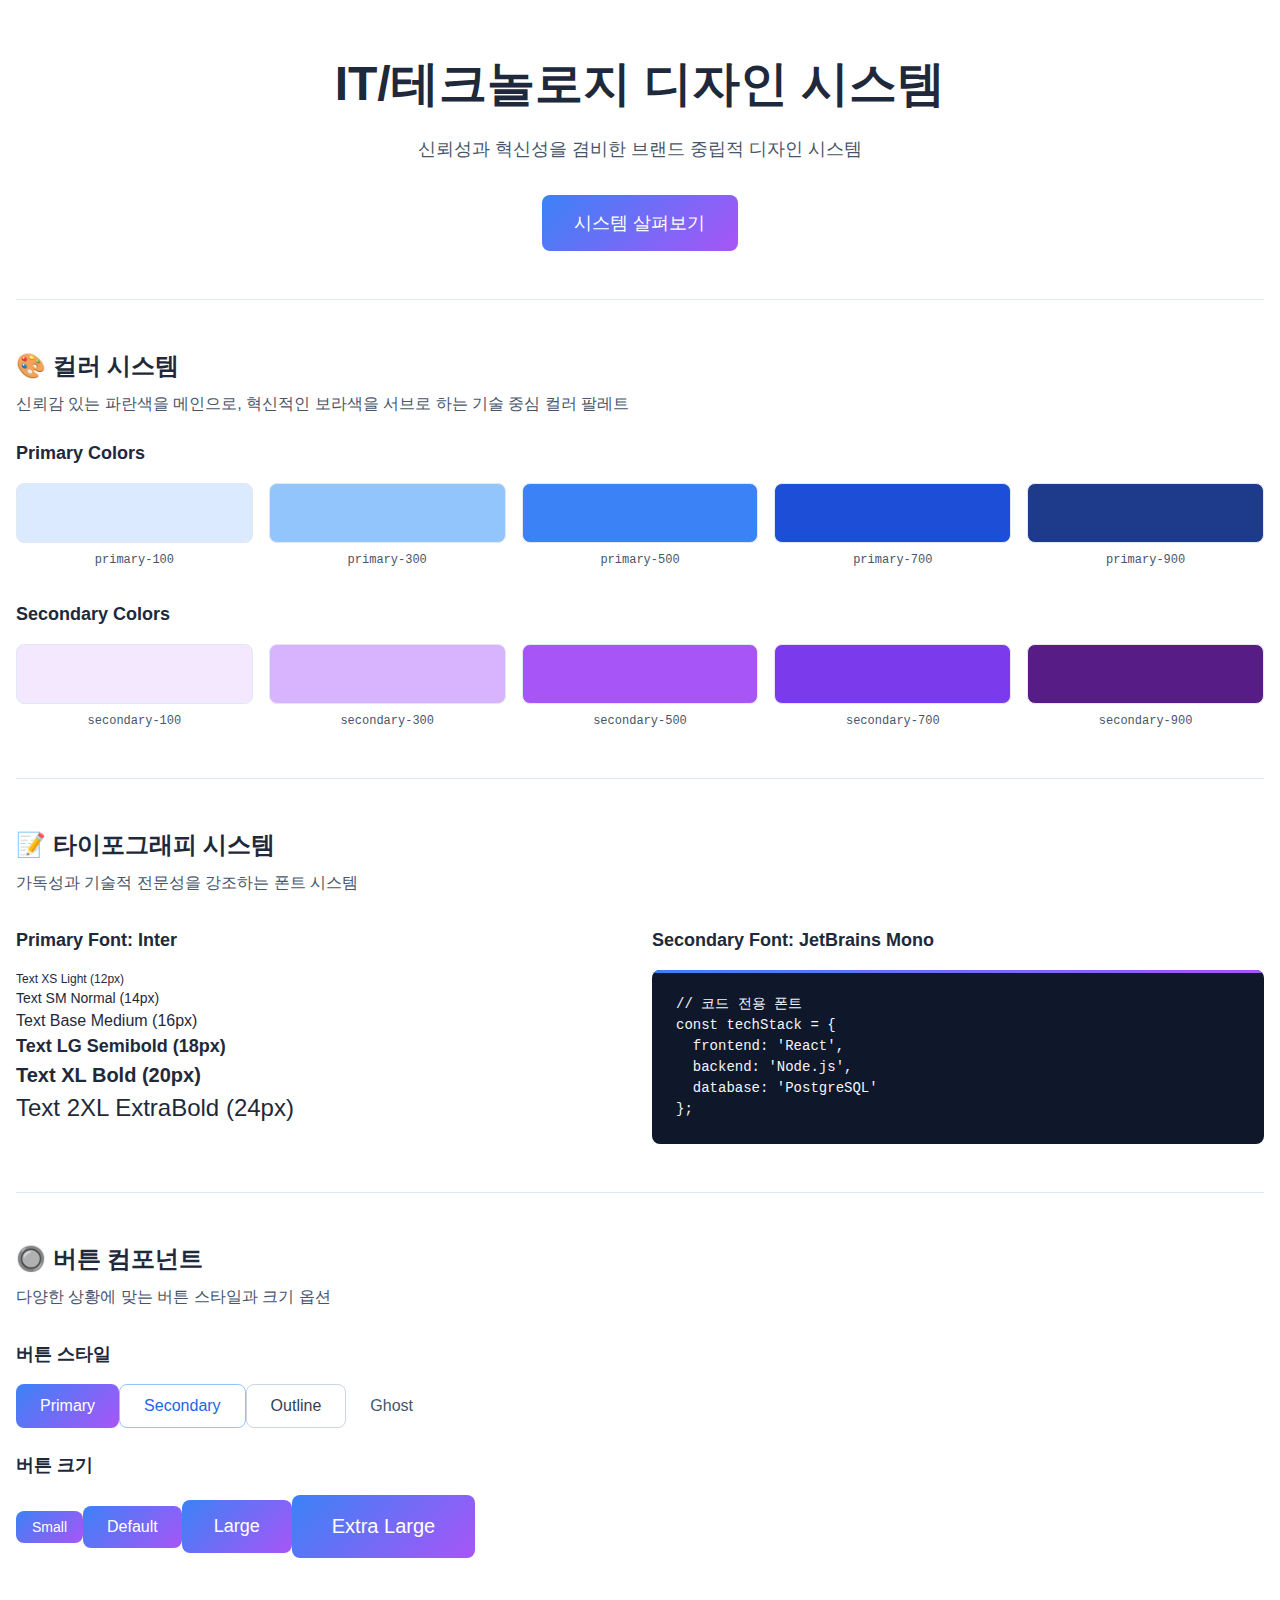
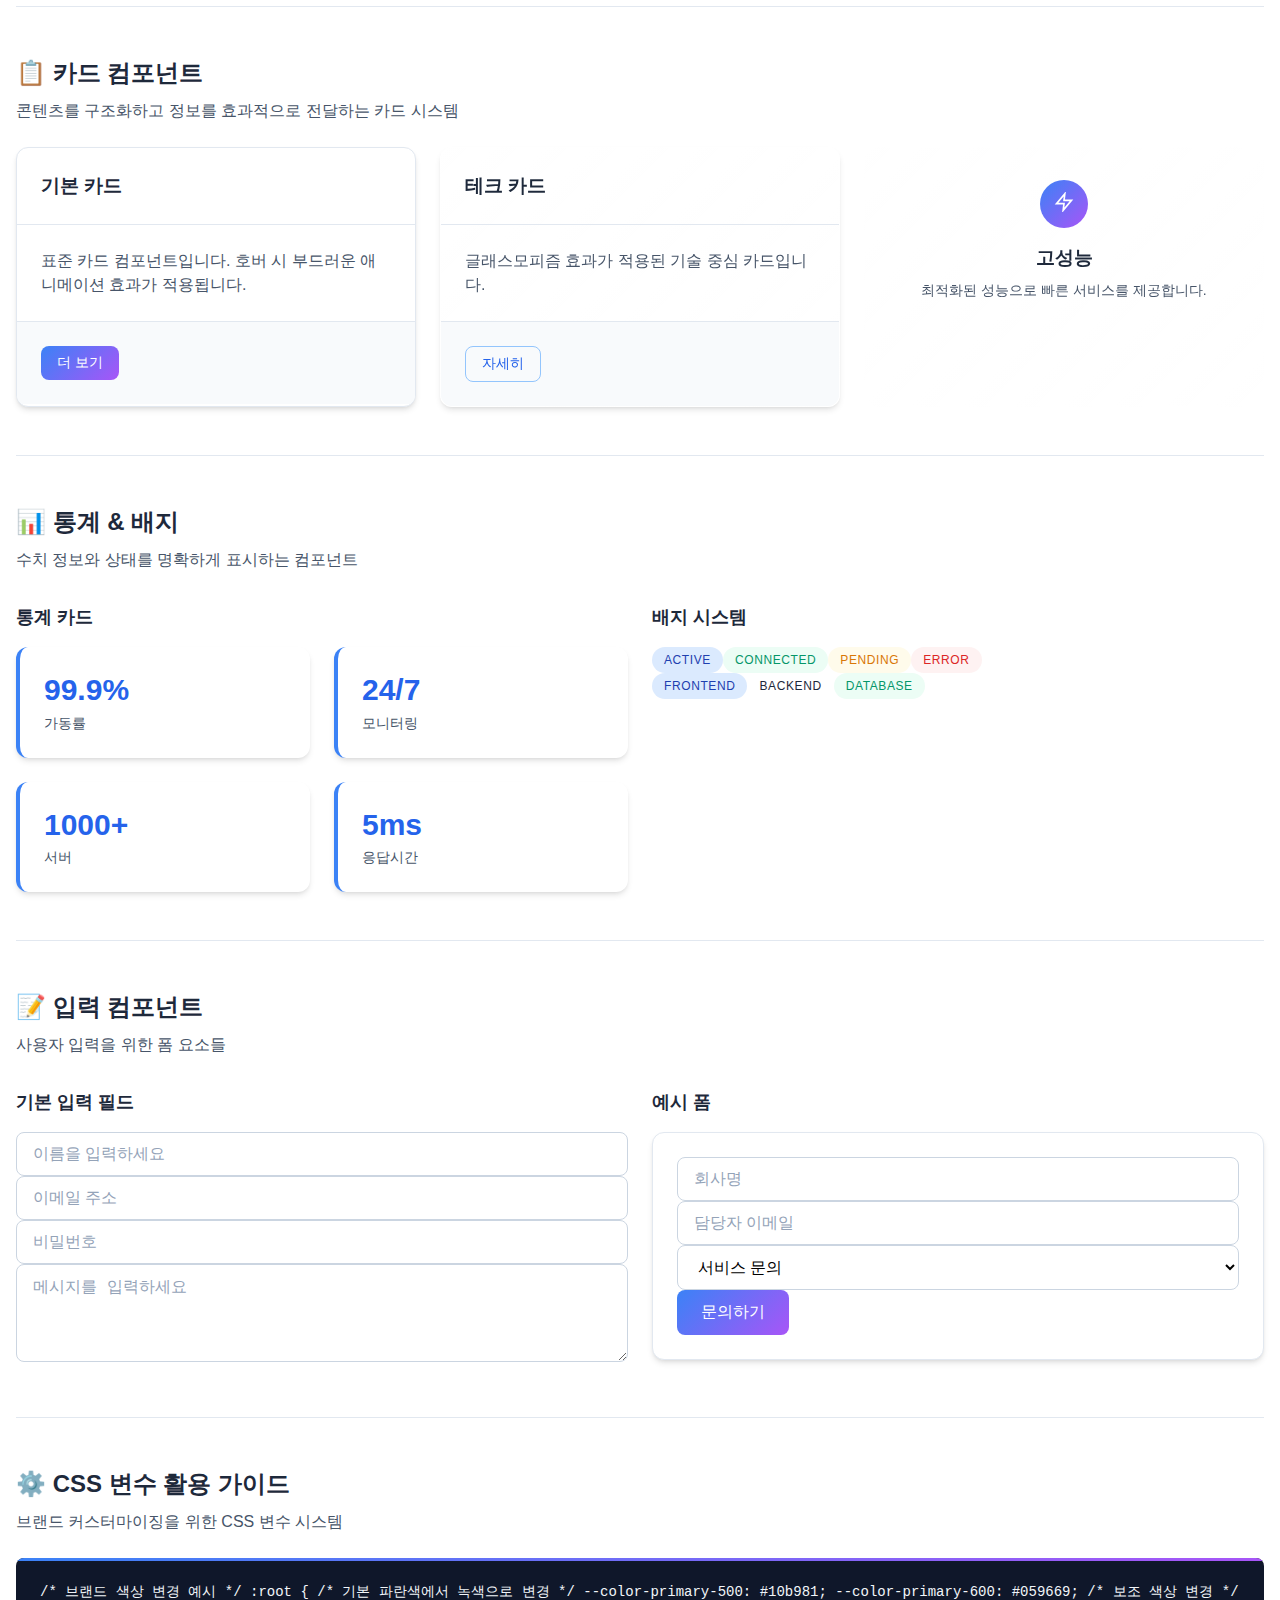
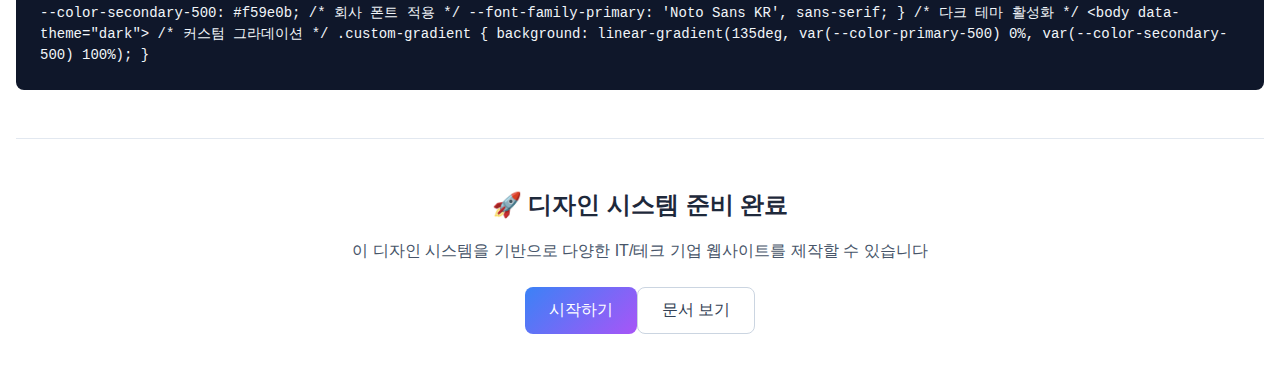
<file: 설계/tech_design_system.html>
<!DOCTYPE html>
<html lang="ko">
<head>
    <meta charset="UTF-8">
    <meta name="viewport" content="width=device-width, initial-scale=1.0">
    <title>IT/Tech 디자인 시스템</title>
    <style>
        /* ====================================
           🎨 IT/TECH 디자인 시스템 CSS 변수
           ==================================== */
        :root {
            /* === 컬러 시스템 === */
            /* Primary Colors - 신뢰감 있는 파란색 계열 */
            --color-primary-50: #eff6ff;
            --color-primary-100: #dbeafe;
            --color-primary-200: #bfdbfe;
            --color-primary-300: #93c5fd;
            --color-primary-400: #60a5fa;
            --color-primary-500: #3b82f6;  /* 메인 브랜드 */
            --color-primary-600: #2563eb;  /* 호버 상태 */
            --color-primary-700: #1d4ed8;
            --color-primary-800: #1e40af;
            --color-primary-900: #1e3a8a;

            /* Secondary Colors - 혁신적인 보라색 */
            --color-secondary-50: #faf5ff;
            --color-secondary-100: #f3e8ff;
            --color-secondary-200: #e9d5ff;
            --color-secondary-300: #d8b4fe;
            --color-secondary-400: #c084fc;
            --color-secondary-500: #a855f7;
            --color-secondary-600: #9333ea;
            --color-secondary-700: #7c3aed;
            --color-secondary-800: #6b21a8;
            --color-secondary-900: #581c87;

            /* Accent Colors - 성공/경고/에러 */
            --color-success-50: #ecfdf5;
            --color-success-500: #10b981;
            --color-success-600: #059669;
            
            --color-warning-50: #fffbeb;
            --color-warning-500: #f59e0b;
            --color-warning-600: #d97706;
            
            --color-error-50: #fef2f2;
            --color-error-500: #ef4444;
            --color-error-600: #dc2626;

            /* Neutral Colors - 텍스트/배경 */
            --color-neutral-0: #ffffff;
            --color-neutral-50: #f8fafc;
            --color-neutral-100: #f1f5f9;
            --color-neutral-200: #e2e8f0;
            --color-neutral-300: #cbd5e1;
            --color-neutral-400: #94a3b8;
            --color-neutral-500: #64748b;
            --color-neutral-600: #475569;
            --color-neutral-700: #334155;
            --color-neutral-800: #1e293b;
            --color-neutral-900: #0f172a;

            /* Dark Theme Colors */
            --color-dark-bg: #0f1419;
            --color-dark-surface: #1a202c;
            --color-dark-border: #2d3748;

            /* === 타이포그래피 시스템 === */
            --font-family-primary: 'Inter', -apple-system, BlinkMacSystemFont, sans-serif;
            --font-family-secondary: 'JetBrains Mono', 'Fira Code', monospace;
            --font-family-korean: 'Pretendard', 'Noto Sans KR', sans-serif;

            /* Font Sizes */
            --font-size-xs: 0.75rem;    /* 12px */
            --font-size-sm: 0.875rem;   /* 14px */
            --font-size-base: 1rem;     /* 16px */
            --font-size-lg: 1.125rem;   /* 18px */
            --font-size-xl: 1.25rem;    /* 20px */
            --font-size-2xl: 1.5rem;    /* 24px */
            --font-size-3xl: 1.875rem;  /* 30px */
            --font-size-4xl: 2.25rem;   /* 36px */
            --font-size-5xl: 3rem;      /* 48px */
            --font-size-6xl: 3.75rem;   /* 60px */

            /* Font Weights */
            --font-weight-light: 300;
            --font-weight-normal: 400;
            --font-weight-medium: 500;
            --font-weight-semibold: 600;
            --font-weight-bold: 700;
            --font-weight-extrabold: 800;

            /* Line Heights */
            --line-height-tight: 1.25;
            --line-height-snug: 1.375;
            --line-height-normal: 1.5;
            --line-height-relaxed: 1.625;
            --line-height-loose: 2;

            /* === 스페이싱 시스템 === */
            --space-0: 0;
            --space-1: 0.25rem;   /* 4px */
            --space-2: 0.5rem;    /* 8px */
            --space-3: 0.75rem;   /* 12px */
            --space-4: 1rem;      /* 16px */
            --space-5: 1.25rem;   /* 20px */
            --space-6: 1.5rem;    /* 24px */
            --space-8: 2rem;      /* 32px */
            --space-10: 2.5rem;   /* 40px */
            --space-12: 3rem;     /* 48px */
            --space-16: 4rem;     /* 64px */
            --space-20: 5rem;     /* 80px */
            --space-24: 6rem;     /* 96px */
            --space-32: 8rem;     /* 128px */

            /* === 그림자 & 효과 === */
            --shadow-xs: 0 1px 2px 0 rgb(0 0 0 / 0.05);
            --shadow-sm: 0 1px 3px 0 rgb(0 0 0 / 0.1), 0 1px 2px -1px rgb(0 0 0 / 0.1);
            --shadow-base: 0 4px 6px -1px rgb(0 0 0 / 0.1), 0 2px 4px -2px rgb(0 0 0 / 0.1);
            --shadow-md: 0 10px 15px -3px rgb(0 0 0 / 0.1), 0 4px 6px -4px rgb(0 0 0 / 0.1);
            --shadow-lg: 0 20px 25px -5px rgb(0 0 0 / 0.1), 0 8px 10px -6px rgb(0 0 0 / 0.1);
            --shadow-xl: 0 25px 50px -12px rgb(0 0 0 / 0.25);
            --shadow-glow: 0 0 0 1px rgb(59 130 246 / 0.5);

            /* 테크 특화 그라데이션 */
            --gradient-tech: linear-gradient(135deg, var(--color-primary-500) 0%, var(--color-secondary-500) 100%);
            --gradient-glass: linear-gradient(135deg, rgba(255,255,255,0.1) 0%, rgba(255,255,255,0.05) 100%);

            /* === 보더 & 레이디우스 === */
            --border-width-thin: 1px;
            --border-width-thick: 2px;
            --border-width-thicker: 4px;

            --radius-none: 0;
            --radius-sm: 0.125rem;    /* 2px */
            --radius-base: 0.25rem;   /* 4px */
            --radius-md: 0.375rem;    /* 6px */
            --radius-lg: 0.5rem;      /* 8px */
            --radius-xl: 0.75rem;     /* 12px */
            --radius-2xl: 1rem;       /* 16px */
            --radius-full: 9999px;

            /* === 애니메이션 === */
            --duration-fast: 150ms;
            --duration-normal: 300ms;
            --duration-slow: 500ms;
            --ease-in-out: cubic-bezier(0.4, 0, 0.2, 1);
            --ease-out: cubic-bezier(0, 0, 0.2, 1);
            --ease-in: cubic-bezier(0.4, 0, 1, 1);

            /* === 브레이크포인트 (참고용) === */
            --breakpoint-sm: 640px;
            --breakpoint-md: 768px;
            --breakpoint-lg: 1024px;
            --breakpoint-xl: 1280px;
            --breakpoint-2xl: 1536px;
        }

        /* ====================================
           🌙 다크 테마 변수 오버라이드
           ==================================== */
        [data-theme="dark"] {
            --color-neutral-0: var(--color-neutral-900);
            --color-neutral-50: var(--color-neutral-800);
            --color-neutral-100: var(--color-neutral-700);
            --color-neutral-200: var(--color-neutral-600);
            --color-neutral-800: var(--color-neutral-200);
            --color-neutral-900: var(--color-neutral-100);
        }

        /* ====================================
           📱 기본 스타일 & 리셋
           ==================================== */
        * {
            box-sizing: border-box;
            margin: 0;
            padding: 0;
        }

        body {
            font-family: var(--font-family-primary);
            font-size: var(--font-size-base);
            line-height: var(--line-height-normal);
            color: var(--color-neutral-800);
            background-color: var(--color-neutral-0);
            -webkit-font-smoothing: antialiased;
            -moz-osx-font-smoothing: grayscale;
        }

        /* ====================================
           🎨 컴포넌트 라이브러리
           ==================================== */

        /* === 컨테이너 & 레이아웃 === */
        .container {
            width: 100%;
            max-width: 1280px;
            margin: 0 auto;
            padding: 0 var(--space-4);
        }

        .grid {
            display: grid;
            gap: var(--space-6);
        }

        .grid-cols-1 { grid-template-columns: repeat(1, 1fr); }
        .grid-cols-2 { grid-template-columns: repeat(2, 1fr); }
        .grid-cols-3 { grid-template-columns: repeat(3, 1fr); }
        .grid-cols-4 { grid-template-columns: repeat(4, 1fr); }

        .flex {
            display: flex;
        }

        .flex-col {
            flex-direction: column;
        }

        .items-center {
            align-items: center;
        }

        .justify-center {
            justify-content: center;
        }

        .justify-between {
            justify-content: space-between;
        }

        /* === 타이포그래피 컴포넌트 === */
        .text-xs { font-size: var(--font-size-xs); }
        .text-sm { font-size: var(--font-size-sm); }
        .text-base { font-size: var(--font-size-base); }
        .text-lg { font-size: var(--font-size-lg); }
        .text-xl { font-size: var(--font-size-xl); }
        .text-2xl { font-size: var(--font-size-2xl); }
        .text-3xl { font-size: var(--font-size-3xl); }
        .text-4xl { font-size: var(--font-size-4xl); }
        .text-5xl { font-size: var(--font-size-5xl); }

        .font-light { font-weight: var(--font-weight-light); }
        .font-normal { font-weight: var(--font-weight-normal); }
        .font-medium { font-weight: var(--font-weight-medium); }
        .font-semibold { font-weight: var(--font-weight-semibold); }
        .font-bold { font-weight: var(--font-weight-bold); }

        .text-center { text-align: center; }
        .text-left { text-align: left; }
        .text-right { text-align: right; }

        /* === 버튼 컴포넌트 === */
        .btn {
            display: inline-flex;
            align-items: center;
            justify-content: center;
            padding: var(--space-3) var(--space-6);
            font-size: var(--font-size-base);
            font-weight: var(--font-weight-medium);
            text-decoration: none;
            border-radius: var(--radius-lg);
            border: var(--border-width-thin) solid transparent;
            cursor: pointer;
            transition: all var(--duration-normal) var(--ease-in-out);
            position: relative;
            overflow: hidden;
        }

        .btn:disabled {
            opacity: 0.5;
            cursor: not-allowed;
        }

        /* Primary Button */
        .btn--primary {
            background: var(--gradient-tech);
            color: white;
            border: none;
        }

        .btn--primary:hover {
            transform: translateY(-2px);
            box-shadow: var(--shadow-lg);
        }

        .btn--primary:active {
            transform: translateY(0);
        }

        /* Secondary Button */
        .btn--secondary {
            background: transparent;
            color: var(--color-primary-600);
            border-color: var(--color-primary-300);
        }

        .btn--secondary:hover {
            background: var(--color-primary-50);
            border-color: var(--color-primary-500);
        }

        /* Outline Button */
        .btn--outline {
            background: transparent;
            color: var(--color-neutral-700);
            border-color: var(--color-neutral-300);
        }

        .btn--outline:hover {
            background: var(--color-neutral-50);
            border-color: var(--color-neutral-400);
        }

        /* Ghost Button */
        .btn--ghost {
            background: transparent;
            color: var(--color-neutral-600);
            border: none;
        }

        .btn--ghost:hover {
            background: var(--color-neutral-100);
            color: var(--color-neutral-800);
        }

        /* Button Sizes */
        .btn--sm {
            padding: var(--space-2) var(--space-4);
            font-size: var(--font-size-sm);
        }

        .btn--lg {
            padding: var(--space-4) var(--space-8);
            font-size: var(--font-size-lg);
        }

        .btn--xl {
            padding: var(--space-5) var(--space-10);
            font-size: var(--font-size-xl);
        }

        /* === 카드 컴포넌트 === */
        .card {
            background: var(--color-neutral-0);
            border-radius: var(--radius-xl);
            box-shadow: var(--shadow-base);
            overflow: hidden;
            transition: all var(--duration-normal) var(--ease-in-out);
            border: var(--border-width-thin) solid var(--color-neutral-200);
        }

        .card:hover {
            transform: translateY(-4px);
            box-shadow: var(--shadow-lg);
        }

        .card__header {
            padding: var(--space-6);
            border-bottom: var(--border-width-thin) solid var(--color-neutral-200);
        }

        .card__body {
            padding: var(--space-6);
        }

        .card__footer {
            padding: var(--space-6);
            border-top: var(--border-width-thin) solid var(--color-neutral-200);
            background: var(--color-neutral-50);
        }

        /* Tech Card Variant */
        .card--tech {
            background: var(--gradient-glass);
            backdrop-filter: blur(10px);
            border: var(--border-width-thin) solid rgba(255, 255, 255, 0.2);
        }

        .card--tech:hover {
            border-color: rgba(59, 130, 246, 0.5);
            box-shadow: 0 20px 40px rgba(59, 130, 246, 0.1);
        }

        /* === 배지 컴포넌트 === */
        .badge {
            display: inline-flex;
            align-items: center;
            padding: var(--space-1) var(--space-3);
            font-size: var(--font-size-xs);
            font-weight: var(--font-weight-medium);
            border-radius: var(--radius-full);
            text-transform: uppercase;
            letter-spacing: 0.05em;
        }

        .badge--primary {
            background: var(--color-primary-100);
            color: var(--color-primary-800);
        }

        .badge--success {
            background: var(--color-success-50);
            color: var(--color-success-600);
        }

        .badge--warning {
            background: var(--color-warning-50);
            color: var(--color-warning-600);
        }

        .badge--error {
            background: var(--color-error-50);
            color: var(--color-error-600);
        }

        /* === 입력 컴포넌트 === */
        .input {
            width: 100%;
            padding: var(--space-3) var(--space-4);
            font-size: var(--font-size-base);
            border: var(--border-width-thin) solid var(--color-neutral-300);
            border-radius: var(--radius-lg);
            background: var(--color-neutral-0);
            transition: all var(--duration-fast) var(--ease-in-out);
        }

        .input:focus {
            outline: none;
            border-color: var(--color-primary-500);
            box-shadow: var(--shadow-glow);
        }

        .input::placeholder {
            color: var(--color-neutral-400);
        }

        /* === 아이콘 컴포넌트 === */
        .icon {
            width: 1.25rem;
            height: 1.25rem;
            stroke: currentColor;
            fill: none;
            stroke-width: 2;
        }

        .icon--sm {
            width: 1rem;
            height: 1rem;
        }

        .icon--lg {
            width: 1.5rem;
            height: 1.5rem;
        }

        .icon--xl {
            width: 2rem;
            height: 2rem;
        }

        /* === 기술 특화 컴포넌트 === */

        /* Code Block */
        .code-block {
            background: var(--color-neutral-900);
            color: var(--color-neutral-100);
            padding: var(--space-6);
            border-radius: var(--radius-lg);
            font-family: var(--font-family-secondary);
            font-size: var(--font-size-sm);
            overflow-x: auto;
            position: relative;
        }

        .code-block::before {
            content: '';
            position: absolute;
            top: 0;
            left: 0;
            right: 0;
            height: 3px;
            background: var(--gradient-tech);
        }

        /* Stats Card */
        .stats-card {
            background: var(--color-neutral-0);
            padding: var(--space-6);
            border-radius: var(--radius-xl);
            border-left: 4px solid var(--color-primary-500);
            box-shadow: var(--shadow-base);
        }

        .stats-card__value {
            font-size: var(--font-size-3xl);
            font-weight: var(--font-weight-bold);
            color: var(--color-primary-600);
            line-height: var(--line-height-tight);
        }

        .stats-card__label {
            font-size: var(--font-size-sm);
            color: var(--color-neutral-600);
            margin-top: var(--space-1);
        }

        /* Tech Feature Box */
        .feature-box {
            padding: var(--space-8);
            border-radius: var(--radius-2xl);
            background: var(--gradient-glass);
            border: var(--border-width-thin) solid rgba(255, 255, 255, 0.1);
            backdrop-filter: blur(10px);
            text-align: center;
            transition: all var(--duration-normal) var(--ease-in-out);
        }

        .feature-box:hover {
            transform: translateY(-8px);
            border-color: rgba(59, 130, 246, 0.3);
        }

        .feature-box__icon {
            width: 3rem;
            height: 3rem;
            margin: 0 auto var(--space-4);
            padding: var(--space-3);
            background: var(--gradient-tech);
            border-radius: var(--radius-full);
            color: white;
        }

        /* === 유틸리티 클래스 === */

        /* 간격 */
        .mb-0 { margin-bottom: var(--space-0); }
        .mb-1 { margin-bottom: var(--space-1); }
        .mb-2 { margin-bottom: var(--space-2); }
        .mb-3 { margin-bottom: var(--space-3); }
        .mb-4 { margin-bottom: var(--space-4); }
        .mb-6 { margin-bottom: var(--space-6); }
        .mb-8 { margin-bottom: var(--space-8); }
        .mb-12 { margin-bottom: var(--space-12); }

        .mt-0 { margin-top: var(--space-0); }
        .mt-1 { margin-top: var(--space-1); }
        .mt-2 { margin-top: var(--space-2); }
        .mt-3 { margin-top: var(--space-3); }
        .mt-4 { margin-top: var(--space-4); }
        .mt-6 { margin-top: var(--space-6); }
        .mt-8 { margin-top: var(--space-8); }
        .mt-12 { margin-top: var(--space-12); }

        /* 색상 */
        .text-primary { color: var(--color-primary-600); }
        .text-secondary { color: var(--color-secondary-600); }
        .text-neutral-600 { color: var(--color-neutral-600); }
        .text-neutral-800 { color: var(--color-neutral-800); }

        .bg-primary { background-color: var(--color-primary-500); }
        .bg-secondary { background-color: var(--color-secondary-500); }
        .bg-neutral-50 { background-color: var(--color-neutral-50); }
        .bg-neutral-100 { background-color: var(--color-neutral-100); }

        /* === 반응형 === */
        @media (min-width: 768px) {
            .md\:grid-cols-2 { grid-template-columns: repeat(2, 1fr); }
            .md\:grid-cols-3 { grid-template-columns: repeat(3, 1fr); }
            .md\:text-4xl { font-size: var(--font-size-4xl); }
            .md\:text-5xl { font-size: var(--font-size-5xl); }
        }

        @media (min-width: 1024px) {
            .lg\:grid-cols-3 { grid-template-columns: repeat(3, 1fr); }
            .lg\:grid-cols-4 { grid-template-columns: repeat(4, 1fr); }
            .lg\:text-5xl { font-size: var(--font-size-5xl); }
            .lg\:text-6xl { font-size: var(--font-size-6xl); }
        }

        /* === 데모 스타일 === */
        .demo-section {
            padding: var(--space-12) 0;
            border-bottom: var(--border-width-thin) solid var(--color-neutral-200);
        }

        .demo-section:last-child {
            border-bottom: none;
        }

        .demo-grid {
            display: grid;
            gap: var(--space-6);
            margin-top: var(--space-8);
        }

        .demo-title {
            font-size: var(--font-size-2xl);
            font-weight: var(--font-weight-bold);
            color: var(--color-neutral-800);
            margin-bottom: var(--space-2);
        }

        .demo-description {
            color: var(--color-neutral-600);
            margin-bottom: var(--space-6);
        }

        .color-palette {
            display: grid;
            grid-template-columns: repeat(auto-fit, minmax(100px, 1fr));
            gap: var(--space-4);
            margin-top: var(--space-4);
        }

        .color-swatch {
            text-align: center;
        }

        .color-swatch__color {
            width: 100%;
            height: 60px;
            border-radius: var(--radius-lg);
            margin-bottom: var(--space-2);
            border: var(--border-width-thin) solid var(--color-neutral-200);
        }

        .color-swatch__name {
            font-size: var(--font-size-xs);
            color: var(--color-neutral-600);
            font-family: var(--font-family-secondary);
        }

    </style>
</head>
<body>
    <div class="container">
        <!-- 헤더 -->
        <header class="demo-section">
            <h1 class="text-4xl md:text-5xl font-bold text-center mb-4">
                IT/테크놀로지 디자인 시스템
            </h1>
            <p class="text-lg text-center text-neutral-600 mb-8">
                신뢰성과 혁신성을 겸비한 브랜드 중립적 디자인 시스템
            </p>
            <div class="flex justify-center">
                <button class="btn btn--primary btn--lg">시스템 살펴보기</button>
            </div>
        </header>

        <!-- 컬러 시스템 -->
        <section class="demo-section">
            <h2 class="demo-title">🎨 컬러 시스템</h2>
            <p class="demo-description">
                신뢰감 있는 파란색을 메인으로, 혁신적인 보라색을 서브로 하는 기술 중심 컬러 팔레트
            </p>

            <h3 class="text-lg font-semibold mb-4">Primary Colors</h3>
            <div class="color-palette">
                <div class="color-swatch">
                    <div class="color-swatch__color" style="background: var(--color-primary-100);"></div>
                    <div class="color-swatch__name">primary-100</div>
                </div>
                <div class="color-swatch">
                    <div class="color-swatch__color" style="background: var(--color-primary-300);"></div>
                    <div class="color-swatch__name">primary-300</div>
                </div>
                <div class="color-swatch">
                    <div class="color-swatch__color" style="background: var(--color-primary-500);"></div>
                    <div class="color-swatch__name">primary-500</div>
                </div>
                <div class="color-swatch">
                    <div class="color-swatch__color" style="background: var(--color-primary-700);"></div>
                    <div class="color-swatch__name">primary-700</div>
                </div>
                <div class="color-swatch">
                    <div class="color-swatch__color" style="background: var(--color-primary-900);"></div>
                    <div class="color-swatch__name">primary-900</div>
                </div>
            </div>

            <h3 class="text-lg font-semibold mb-4 mt-8">Secondary Colors</h3>
            <div class="color-palette">
                <div class="color-swatch">
                    <div class="color-swatch__color" style="background: var(--color-secondary-100);"></div>
                    <div class="color-swatch__name">secondary-100</div>
                </div>
                <div class="color-swatch">
                    <div class="color-swatch__color" style="background: var(--color-secondary-300);"></div>
                    <div class="color-swatch__name">secondary-300</div>
                </div>
                <div class="color-swatch">
                    <div class="color-swatch__color" style="background: var(--color-secondary-500);"></div>
                    <div class="color-swatch__name">secondary-500</div>
                </div>
                <div class="color-swatch">
                    <div class="color-swatch__color" style="background: var(--color-secondary-700);"></div>
                    <div class="color-swatch__name">secondary-700</div>
                </div>
                <div class="color-swatch">
                    <div class="color-swatch__color" style="background: var(--color-secondary-900);"></div>
                    <div class="color-swatch__name">secondary-900</div>
                </div>
            </div>
        </section>

        <!-- 타이포그래피 시스템 -->
        <section class="demo-section">
            <h2 class="demo-title">📝 타이포그래피 시스템</h2>
            <p class="demo-description">
                가독성과 기술적 전문성을 강조하는 폰트 시스템
            </p>

            <div class="demo-grid md:grid-cols-2">
                <div>
                    <h3 class="text-lg font-semibold mb-4">Primary Font: Inter</h3>
                    <div class="space-y-2">
                        <div class="text-xs font-light">Text XS Light (12px)</div>
                        <div class="text-sm font-normal">Text SM Normal (14px)</div>
                        <div class="text-base font-medium">Text Base Medium (16px)</div>
                        <div class="text-lg font-semibold">Text LG Semibold (18px)</div>
                        <div class="text-xl font-bold">Text XL Bold (20px)</div>
                        <div class="text-2xl font-extrabold">Text 2XL ExtraBold (24px)</div>
                    </div>
                </div>
                <div>
                    <h3 class="text-lg font-semibold mb-4">Secondary Font: JetBrains Mono</h3>
                    <div class="code-block">
                        <code>
// 코드 전용 폰트<br>
const techStack = {<br>
&nbsp;&nbsp;frontend: 'React',<br>
&nbsp;&nbsp;backend: 'Node.js',<br>
&nbsp;&nbsp;database: 'PostgreSQL'<br>
};
                        </code>
                    </div>
                </div>
            </div>
        </section>

        <!-- 버튼 컴포넌트 -->
        <section class="demo-section">
            <h2 class="demo-title">🔘 버튼 컴포넌트</h2>
            <p class="demo-description">
                다양한 상황에 맞는 버튼 스타일과 크기 옵션
            </p>

            <div class="demo-grid">
                <div>
                    <h3 class="text-lg font-semibold mb-4">버튼 스타일</h3>
                    <div class="flex flex-wrap gap-4">
                        <button class="btn btn--primary">Primary</button>
                        <button class="btn btn--secondary">Secondary</button>
                        <button class="btn btn--outline">Outline</button>
                        <button class="btn btn--ghost">Ghost</button>
                    </div>
                </div>
                <div>
                    <h3 class="text-lg font-semibold mb-4">버튼 크기</h3>
                    <div class="flex flex-wrap items-center gap-4">
                        <button class="btn btn--primary btn--sm">Small</button>
                        <button class="btn btn--primary">Default</button>
                        <button class="btn btn--primary btn--lg">Large</button>
                        <button class="btn btn--primary btn--xl">Extra Large</button>
                    </div>
                </div>
            </div>
        </section>

        <!-- 카드 컴포넌트 -->
        <section class="demo-section">
            <h2 class="demo-title">📋 카드 컴포넌트</h2>
            <p class="demo-description">
                콘텐츠를 구조화하고 정보를 효과적으로 전달하는 카드 시스템
            </p>

            <div class="grid md:grid-cols-2 lg:grid-cols-3 gap-6">
                <div class="card">
                    <div class="card__header">
                        <h3 class="font-semibold">기본 카드</h3>
                    </div>
                    <div class="card__body">
                        <p class="text-neutral-600">표준 카드 컴포넌트입니다. 호버 시 부드러운 애니메이션 효과가 적용됩니다.</p>
                    </div>
                    <div class="card__footer">
                        <button class="btn btn--sm btn--primary">더 보기</button>
                    </div>
                </div>

                <div class="card card--tech">
                    <div class="card__header">
                        <h3 class="font-semibold">테크 카드</h3>
                    </div>
                    <div class="card__body">
                        <p class="text-neutral-600">글래스모피즘 효과가 적용된 기술 중심 카드입니다.</p>
                    </div>
                    <div class="card__footer">
                        <button class="btn btn--sm btn--secondary">자세히</button>
                    </div>
                </div>

                <div class="feature-box">
                    <div class="feature-box__icon">
                        <svg class="icon" viewBox="0 0 24 24">
                            <path d="M13 2L3 14h9l-1 8 10-12h-9l1-8z"/>
                        </svg>
                    </div>
                    <h3 class="font-semibold mb-2">고성능</h3>
                    <p class="text-sm text-neutral-600">최적화된 성능으로 빠른 서비스를 제공합니다.</p>
                </div>
            </div>
        </section>

        <!-- 통계 & 배지 -->
        <section class="demo-section">
            <h2 class="demo-title">📊 통계 & 배지</h2>
            <p class="demo-description">
                수치 정보와 상태를 명확하게 표시하는 컴포넌트
            </p>

            <div class="demo-grid md:grid-cols-2">
                <div>
                    <h3 class="text-lg font-semibold mb-4">통계 카드</h3>
                    <div class="grid grid-cols-2 gap-4">
                        <div class="stats-card">
                            <div class="stats-card__value">99.9%</div>
                            <div class="stats-card__label">가동률</div>
                        </div>
                        <div class="stats-card">
                            <div class="stats-card__value">24/7</div>
                            <div class="stats-card__label">모니터링</div>
                        </div>
                        <div class="stats-card">
                            <div class="stats-card__value">1000+</div>
                            <div class="stats-card__label">서버</div>
                        </div>
                        <div class="stats-card">
                            <div class="stats-card__value">5ms</div>
                            <div class="stats-card__label">응답시간</div>
                        </div>
                    </div>
                </div>
                <div>
                    <h3 class="text-lg font-semibold mb-4">배지 시스템</h3>
                    <div class="space-y-4">
                        <div class="flex flex-wrap gap-2">
                            <span class="badge badge--primary">Active</span>
                            <span class="badge badge--success">Connected</span>
                            <span class="badge badge--warning">Pending</span>
                            <span class="badge badge--error">Error</span>
                        </div>
                        <div class="flex flex-wrap gap-2">
                            <span class="badge badge--primary">Frontend</span>
                            <span class="badge badge--secondary">Backend</span>
                            <span class="badge badge--success">Database</span>
                        </div>
                    </div>
                </div>
            </div>
        </section>

        <!-- 입력 컴포넌트 -->
        <section class="demo-section">
            <h2 class="demo-title">📝 입력 컴포넌트</h2>
            <p class="demo-description">
                사용자 입력을 위한 폼 요소들
            </p>

            <div class="demo-grid md:grid-cols-2 gap-8">
                <div>
                    <h3 class="text-lg font-semibold mb-4">기본 입력 필드</h3>
                    <div class="space-y-4">
                        <input type="text" class="input" placeholder="이름을 입력하세요">
                        <input type="email" class="input" placeholder="이메일 주소">
                        <input type="password" class="input" placeholder="비밀번호">
                        <textarea class="input" rows="4" placeholder="메시지를 입력하세요"></textarea>
                    </div>
                </div>
                <div>
                    <h3 class="text-lg font-semibold mb-4">예시 폼</h3>
                    <div class="card">
                        <div class="card__body">
                            <div class="space-y-4">
                                <input type="text" class="input" placeholder="회사명">
                                <input type="email" class="input" placeholder="담당자 이메일">
                                <select class="input">
                                    <option>서비스 문의</option>
                                    <option>기술 지원</option>
                                    <option>파트너십</option>
                                </select>
                                <button class="btn btn--primary w-full">문의하기</button>
                            </div>
                        </div>
                    </div>
                </div>
            </div>
        </section>

        <!-- CSS 변수 활용 가이드 -->
        <section class="demo-section">
            <h2 class="demo-title">⚙️ CSS 변수 활용 가이드</h2>
            <p class="demo-description">
                브랜드 커스터마이징을 위한 CSS 변수 시스템
            </p>

            <div class="code-block">
/* 브랜드 색상 변경 예시 */
:root {
  /* 기본 파란색에서 녹색으로 변경 */
  --color-primary-500: #10b981;
  --color-primary-600: #059669;
  
  /* 보조 색상 변경 */
  --color-secondary-500: #f59e0b;
  
  /* 회사 폰트 적용 */
  --font-family-primary: 'Noto Sans KR', sans-serif;
}

/* 다크 테마 활성화 */
&lt;body data-theme="dark"&gt;

/* 커스텀 그라데이션 */
.custom-gradient {
  background: linear-gradient(135deg, 
    var(--color-primary-500) 0%, 
    var(--color-secondary-500) 100%);
}
            </div>
        </section>

        <!-- 푸터 -->
        <footer class="demo-section">
            <div class="text-center">
                <h2 class="text-2xl font-bold mb-4">🚀 디자인 시스템 준비 완료</h2>
                <p class="text-neutral-600 mb-6">
                    이 디자인 시스템을 기반으로 다양한 IT/테크 기업 웹사이트를 제작할 수 있습니다
                </p>
                <div class="flex justify-center gap-4">
                    <button class="btn btn--primary">시작하기</button>
                    <button class="btn btn--outline">문서 보기</button>
                </div>
            </div>
        </footer>
    </div>

    <script>
        // 다크 테마 토글 (데모용)
        function toggleTheme() {
            const body = document.body;
            const currentTheme = body.getAttribute('data-theme');
            body.setAttribute('data-theme', currentTheme === 'dark' ? 'light' : 'dark');
        }

        // 버튼 클릭 이벤트 (데모용)
        document.querySelectorAll('.btn').forEach(btn => {
            btn.addEventListener('click', (e) => {
                if (!e.target.onclick) {
                    console.log('Button clicked:', e.target.textContent);
                }
            });
        });
    </script>
</body>
</html>
</file>
<file: css/variables.css>
/* CSS Variables - Design System (Based on Expert Tech Design System) */
:root {
  /* === Primary Colors - 신뢰감 있는 파란색 계열 === */
  --color-primary-50: #eff6ff;
  --color-primary-100: #dbeafe;
  --color-primary-200: #bfdbfe;
  --color-primary-300: #93c5fd;
  --color-primary-400: #60a5fa;
  --color-primary-500: #3b82f6;  /* 메인 브랜드 */
  --color-primary-600: #2563eb;  /* 호버 상태 */
  --color-primary-700: #1d4ed8;
  --color-primary-800: #1e40af;
  --color-primary-900: #1e3a8a;
  --color-primary: #2563eb;      /* 기존 호환성 */
  --color-primary-light: #3b82f6;
  --color-primary-dark: #1d4ed8;

  /* === Secondary Colors - 혁신적인 보라색 === */
  --color-secondary-50: #faf5ff;
  --color-secondary-100: #f3e8ff;
  --color-secondary-200: #e9d5ff;
  --color-secondary-300: #d8b4fe;
  --color-secondary-400: #c084fc;
  --color-secondary-500: #a855f7;
  --color-secondary-600: #9333ea;
  --color-secondary-700: #7c3aed;
  --color-secondary-800: #6b21a8;
  --color-secondary-900: #581c87;
  --color-secondary: #a855f7;    /* 기존 호환성 */
  --color-secondary-light: #c084fc;
  --color-secondary-dark: #7c3aed;

  /* === Accent Colors - 성공/경고/에러 === */
  --color-success-50: #ecfdf5;
  --color-success-500: #10b981;
  --color-success-600: #059669;

  --color-warning-50: #fffbeb;
  --color-warning-500: #f59e0b;
  --color-warning-600: #d97706;

  --color-error-50: #fef2f2;
  --color-error-500: #ef4444;
  --color-error-600: #dc2626;

  /* Colors - Accent (기존 호환성) */
  --color-accent: #f59e0b;
  --color-accent-light: #fbbf24;
  --color-accent-dark: #d97706;

  /* === Neutral Colors - 텍스트/배경 === */
  --color-neutral-0: #ffffff;
  --color-neutral-50: #f8fafc;
  --color-neutral-100: #f1f5f9;
  --color-neutral-200: #e2e8f0;
  --color-neutral-300: #cbd5e1;
  --color-neutral-400: #94a3b8;
  --color-neutral-500: #64748b;
  --color-neutral-600: #475569;
  --color-neutral-700: #334155;
  --color-neutral-800: #1e293b;
  --color-neutral-900: #0f172a;

  /* Colors - Neutral (기존 호환성) */
  --color-white: #ffffff;
  --color-gray-50: #f8fafc;
  --color-gray-100: #f1f5f9;
  --color-gray-200: #e2e8f0;
  --color-gray-300: #cbd5e1;
  --color-gray-400: #94a3b8;
  --color-gray-500: #64748b;
  --color-gray-600: #475569;
  --color-gray-700: #334155;
  --color-gray-800: #1e293b;
  --color-gray-900: #0f172a;

  /* Dark Theme Colors */
  --color-dark-bg: #0f1419;
  --color-dark-surface: #1a202c;
  --color-dark-border: #2d3748;

  /* Colors - Status (기존 호환성) */
  --color-success: #10b981;
  --color-warning: #f59e0b;
  --color-error: #ef4444;
  --color-info: #3b82f6;

  /* Colors - Background */
  --color-bg-primary: var(--color-white);
  --color-bg-secondary: var(--color-gray-50);
  --color-bg-dark: var(--color-gray-900);
  --color-bg-card: var(--color-white);

  /* Colors - Text */
  --color-text-primary: var(--color-gray-900);
  --color-text-secondary: var(--color-gray-600);
  --color-text-muted: var(--color-gray-500);
  --color-text-inverse: var(--color-white);

  /* === Typography - Font Families === */
  --font-family-primary: 'Inter', -apple-system, BlinkMacSystemFont, sans-serif;
  --font-family-secondary: 'JetBrains Mono', 'Fira Code', monospace;
  --font-family-korean: 'Pretendard', 'Noto Sans KR', sans-serif;

  /* 기존 호환성 */
  --font-primary: 'Inter', -apple-system, BlinkMacSystemFont, 'Segoe UI', sans-serif;
  --font-korean: 'Noto Sans KR', 'Inter', sans-serif;
  --font-mono: 'JetBrains Mono', 'Fira Code', 'Monaco', 'Cascadia Code', monospace;

  /* Typography - Font Sizes */
  --font-size-xs: 0.75rem;     /* 12px */
  --font-size-sm: 0.875rem;    /* 14px */
  --font-size-base: 1rem;      /* 16px */
  --font-size-lg: 1.125rem;    /* 18px */
  --font-size-xl: 1.25rem;     /* 20px */
  --font-size-2xl: 1.5rem;     /* 24px */
  --font-size-3xl: 1.875rem;   /* 30px */
  --font-size-4xl: 2.25rem;    /* 36px */
  --font-size-5xl: 3rem;       /* 48px */
  --font-size-6xl: 3.75rem;    /* 60px */

  /* Typography - Font Weights */
  --font-weight-light: 300;
  --font-weight-normal: 400;
  --font-weight-medium: 500;
  --font-weight-semibold: 600;
  --font-weight-bold: 700;

  /* Typography - Line Heights */
  --line-height-tight: 1.25;
  --line-height-normal: 1.5;
  --line-height-relaxed: 1.625;
  --line-height-loose: 2;

  /* Spacing */
  --space-0: 0;
  --space-1: 0.25rem;    /* 4px */
  --space-2: 0.5rem;     /* 8px */
  --space-3: 0.75rem;    /* 12px */
  --space-4: 1rem;       /* 16px */
  --space-5: 1.25rem;    /* 20px */
  --space-6: 1.5rem;     /* 24px */
  --space-8: 2rem;       /* 32px */
  --space-10: 2.5rem;    /* 40px */
  --space-12: 3rem;      /* 48px */
  --space-16: 4rem;      /* 64px */
  --space-20: 5rem;      /* 80px */
  --space-24: 6rem;      /* 96px */
  --space-32: 8rem;      /* 128px */

  /* Border Radius */
  --radius-sm: 0.25rem;   /* 4px */
  --radius-md: 0.375rem;  /* 6px */
  --radius-lg: 0.5rem;    /* 8px */
  --radius-xl: 0.75rem;   /* 12px */
  --radius-2xl: 1rem;     /* 16px */
  --radius-full: 9999px;

  /* Shadows */
  --shadow-sm: 0 1px 2px 0 rgba(0, 0, 0, 0.05);
  --shadow-base: 0 1px 3px 0 rgba(0, 0, 0, 0.1), 0 1px 2px 0 rgba(0, 0, 0, 0.06);
  --shadow-md: 0 4px 6px -1px rgba(0, 0, 0, 0.1), 0 2px 4px -1px rgba(0, 0, 0, 0.06);
  --shadow-lg: 0 10px 15px -3px rgba(0, 0, 0, 0.1), 0 4px 6px -2px rgba(0, 0, 0, 0.05);
  --shadow-xl: 0 20px 25px -5px rgba(0, 0, 0, 0.1), 0 10px 10px -5px rgba(0, 0, 0, 0.04);
  --shadow-2xl: 0 25px 50px -12px rgba(0, 0, 0, 0.25);

  /* Transitions */
  --transition-fast: 150ms ease;
  --transition-base: 250ms ease;
  --transition-slow: 350ms ease;

  /* Z-Index */
  --z-dropdown: 1000;
  --z-sticky: 1020;
  --z-fixed: 1030;
  --z-modal: 1040;
  --z-popover: 1050;
  --z-tooltip: 1060;

  /* Breakpoints */
  --breakpoint-sm: 640px;
  --breakpoint-md: 768px;
  --breakpoint-lg: 1024px;
  --breakpoint-xl: 1280px;
  --breakpoint-2xl: 1536px;

  /* Container Max Widths */
  --container-sm: 640px;
  --container-md: 768px;
  --container-lg: 1024px;
  --container-xl: 1280px;
  --container-2xl: 1400px;

  /* === Tech-Specific Custom Properties === */
  --tech-gradient: linear-gradient(135deg, var(--color-primary-500) 0%, var(--color-secondary-500) 100%);
  --gradient-tech: linear-gradient(135deg, var(--color-primary-500) 0%, var(--color-secondary-500) 100%);
  --gradient-glass: linear-gradient(135deg, rgba(255,255,255,0.1) 0%, rgba(255,255,255,0.05) 100%);

  --tech-glow: 0 0 20px rgba(59, 130, 246, 0.3);
  --shadow-glow: 0 0 0 1px rgb(59 130 246 / 0.5);
  --tech-border: 1px solid rgba(59, 130, 246, 0.2);

  /* Enhanced Shadows from Design System */
  --shadow-xs: 0 1px 2px 0 rgb(0 0 0 / 0.05);
  --shadow-tech: 0 20px 40px rgba(59, 130, 246, 0.1);

  /* Animation Durations */
  --duration-150: 150ms;
  --duration-200: 200ms;
  --duration-300: 300ms;
  --duration-500: 500ms;
  --duration-700: 700ms;
  --duration-1000: 1000ms;

  /* Easing Functions */
  --ease-linear: linear;
  --ease-in: cubic-bezier(0.4, 0, 1, 1);
  --ease-out: cubic-bezier(0, 0, 0.2, 1);
  --ease-in-out: cubic-bezier(0.4, 0, 0.2, 1);
  --ease-bounce: cubic-bezier(0.68, -0.55, 0.265, 1.55);

  /* Component Specific Variables */
  --nav-height: 80px;
  --header-height: 80px;
  --footer-height: auto;
  --sidebar-width: 280px;

  /* Form Elements */
  --input-height: 48px;
  --input-padding: 0 16px;
  --input-border: 1px solid var(--color-gray-300);
  --input-border-focus: 1px solid var(--color-primary);
  --input-radius: var(--radius-lg);

  /* Button Variants */
  --btn-height-sm: 36px;
  --btn-height-md: 44px;
  --btn-height-lg: 52px;
  --btn-padding-sm: 0 16px;
  --btn-padding-md: 0 24px;
  --btn-padding-lg: 0 32px;
}

/* === Dark Theme Variables Override === */
[data-theme="dark"] {
  --color-neutral-0: var(--color-neutral-900);
  --color-neutral-50: var(--color-neutral-800);
  --color-neutral-100: var(--color-neutral-700);
  --color-neutral-200: var(--color-neutral-600);
  --color-neutral-800: var(--color-neutral-200);
  --color-neutral-900: var(--color-neutral-100);

  --color-bg-primary: var(--color-dark-bg);
  --color-bg-secondary: var(--color-dark-surface);
  --color-bg-card: var(--color-dark-surface);
  --color-text-primary: var(--color-neutral-100);
  --color-text-secondary: var(--color-neutral-300);
  --color-text-muted: var(--color-neutral-400);
  --tech-border: 1px solid var(--color-dark-border);
}

/* Dark Mode Variables (기존 호환성) */
@media (prefers-color-scheme: dark) {
  :root {
    --color-bg-primary: var(--color-gray-900);
    --color-bg-secondary: var(--color-gray-800);
    --color-bg-card: var(--color-gray-800);
    --color-text-primary: var(--color-gray-100);
    --color-text-secondary: var(--color-gray-300);
    --color-text-muted: var(--color-gray-400);
    --tech-border: 1px solid rgba(59, 130, 246, 0.3);
  }
}

/* Custom utility classes for easy customization */
.text-gradient {
  background: var(--tech-gradient);
  -webkit-background-clip: text;
  -webkit-text-fill-color: transparent;
  background-clip: text;
}

.tech-glow {
  box-shadow: var(--tech-glow);
}

.tech-border {
  border: var(--tech-border);
}

/* Print Styles */
@media print {
  :root {
    --color-primary: #000;
    --color-secondary: #666;
    --color-text-primary: #000;
    --color-text-secondary: #666;
    --color-bg-primary: #fff;
    --color-bg-secondary: #fff;
    --shadow-base: none;
    --shadow-md: none;
    --shadow-lg: none;
  }
}
</file>
<file: css/components.css>
/* Component Styles */

/* Button Component */
.btn {
  display: inline-flex;
  align-items: center;
  justify-content: center;
  gap: var(--space-2);
  padding: var(--btn-padding-md);
  height: var(--btn-height-md);
  border: none;
  border-radius: var(--radius-lg);
  font-size: var(--font-size-base);
  font-weight: var(--font-weight-medium);
  text-decoration: none;
  cursor: pointer;
  transition: var(--transition-base);
  white-space: nowrap;
  user-select: none;
  outline: none;
}

/* Button Variants */
.btn--primary {
  background: var(--tech-gradient);
  color: var(--color-white);
  box-shadow: var(--shadow-base);
}

.btn--primary:hover {
  transform: translateY(-2px);
  box-shadow: var(--shadow-lg);
  filter: brightness(1.05);
}

.btn--primary:active {
  transform: translateY(0);
  box-shadow: var(--shadow-sm);
}

.btn--outline {
  background: transparent;
  color: var(--color-primary);
  border: 2px solid var(--color-primary);
}

.btn--outline:hover {
  background: var(--color-primary);
  color: var(--color-white);
  transform: translateY(-2px);
  box-shadow: var(--shadow-md);
}

.btn--secondary {
  background: var(--color-gray-100);
  color: var(--color-text-primary);
}

.btn--secondary:hover {
  background: var(--color-gray-200);
  transform: translateY(-2px);
  box-shadow: var(--shadow-md);
}

.btn--ghost {
  background: transparent;
  color: var(--color-text-secondary);
}

.btn--ghost:hover {
  background: var(--color-gray-100);
  color: var(--color-text-primary);
}

/* Button Sizes */
.btn--small {
  padding: var(--btn-padding-sm);
  height: var(--btn-height-sm);
  font-size: var(--font-size-sm);
}

.btn--large {
  padding: var(--btn-padding-lg);
  height: var(--btn-height-lg);
  font-size: var(--font-size-lg);
}

.btn--full {
  width: 100%;
}

/* Button States */
.btn:disabled {
  opacity: 0.5;
  cursor: not-allowed;
  transform: none !important;
  box-shadow: none !important;
}

.btn--loading {
  position: relative;
  color: transparent;
}

.btn--loading::after {
  content: '';
  position: absolute;
  width: 20px;
  height: 20px;
  border: 2px solid currentColor;
  border-top: 2px solid transparent;
  border-radius: 50%;
  animation: spin 1s linear infinite;
}

@keyframes spin {
  to {
    transform: rotate(360deg);
  }
}

/* Card Component */
.card {
  background: var(--color-white);
  border: 1px solid var(--color-gray-200);
  border-radius: var(--radius-xl);
  overflow: hidden;
  box-shadow: var(--shadow-sm);
  transition: var(--transition-base);
}

.card:hover {
  box-shadow: var(--shadow-lg);
  transform: translateY(-2px);
}

.card__header {
  padding: var(--space-6);
  border-bottom: 1px solid var(--color-gray-200);
}

.card__title {
  font-size: var(--font-size-xl);
  font-weight: var(--font-weight-bold);
  color: var(--color-text-primary);
  margin: 0;
}

.card__subtitle {
  font-size: var(--font-size-base);
  color: var(--color-text-secondary);
  margin: var(--space-1) 0 0;
}

.card__body {
  padding: var(--space-6);
}

.card__footer {
  padding: var(--space-6);
  border-top: 1px solid var(--color-gray-200);
  background: var(--color-gray-50);
}

/* Badge Component */
.badge {
  display: inline-flex;
  align-items: center;
  padding: var(--space-1) var(--space-3);
  border-radius: var(--radius-full);
  font-size: var(--font-size-xs);
  font-weight: var(--font-weight-medium);
  white-space: nowrap;
}

.badge--primary {
  background: var(--color-primary-100);
  color: var(--color-primary);
}

.badge--secondary {
  background: var(--color-secondary-100);
  color: var(--color-secondary);
}

.badge--success {
  background: var(--color-success-100);
  color: var(--color-success);
}

.badge--warning {
  background: var(--color-warning-100);
  color: var(--color-warning);
}

.badge--error {
  background: var(--color-error-100);
  color: var(--color-error);
}

.badge--neutral {
  background: var(--color-gray-100);
  color: var(--color-gray-700);
}

/* Alert Component */
.alert {
  display: flex;
  align-items: flex-start;
  gap: var(--space-3);
  padding: var(--space-4);
  border-radius: var(--radius-lg);
  border-left: 4px solid;
  margin-bottom: var(--space-4);
}

.alert__icon {
  font-size: var(--font-size-lg);
  margin-top: var(--space-1);
}

.alert__content {
  flex: 1;
}

.alert__title {
  font-weight: var(--font-weight-medium);
  margin: 0 0 var(--space-1);
}

.alert__description {
  font-size: var(--font-size-sm);
  margin: 0;
  opacity: 0.8;
}

.alert--info {
  background: var(--color-info-50);
  border-color: var(--color-info);
  color: var(--color-info-800);
}

.alert--success {
  background: var(--color-success-50);
  border-color: var(--color-success);
  color: var(--color-success-800);
}

.alert--warning {
  background: var(--color-warning-50);
  border-color: var(--color-warning);
  color: var(--color-warning-800);
}

.alert--error {
  background: var(--color-error-50);
  border-color: var(--color-error);
  color: var(--color-error-800);
}

/* Modal Component */
.modal {
  position: fixed;
  top: 0;
  left: 0;
  width: 100%;
  height: 100%;
  background: rgba(0, 0, 0, 0.5);
  display: flex;
  align-items: center;
  justify-content: center;
  z-index: var(--z-modal);
  opacity: 0;
  visibility: hidden;
  transition: var(--transition-base);
}

.modal.show {
  opacity: 1;
  visibility: visible;
}

.modal__content {
  background: var(--color-white);
  border-radius: var(--radius-xl);
  box-shadow: var(--shadow-2xl);
  max-width: 500px;
  width: 90%;
  max-height: 90vh;
  overflow-y: auto;
  transform: scale(0.9) translateY(-20px);
  transition: var(--transition-base);
}

.modal.show .modal__content {
  transform: scale(1) translateY(0);
}

.modal__header {
  display: flex;
  align-items: center;
  justify-content: space-between;
  padding: var(--space-6);
  border-bottom: 1px solid var(--color-gray-200);
}

.modal__title {
  font-size: var(--font-size-xl);
  font-weight: var(--font-weight-bold);
  margin: 0;
}

.modal__close {
  background: none;
  border: none;
  font-size: var(--font-size-xl);
  color: var(--color-gray-500);
  cursor: pointer;
  padding: var(--space-2);
  border-radius: var(--radius-md);
  transition: var(--transition-fast);
}

.modal__close:hover {
  background: var(--color-gray-100);
  color: var(--color-gray-700);
}

.modal__body {
  padding: var(--space-6);
}

.modal__footer {
  display: flex;
  justify-content: flex-end;
  gap: var(--space-3);
  padding: var(--space-6);
  border-top: 1px solid var(--color-gray-200);
}

/* Loading Component */
.loading {
  display: flex;
  align-items: center;
  justify-content: center;
  padding: var(--space-8);
}

.loading__spinner {
  width: 40px;
  height: 40px;
  border: 4px solid var(--color-gray-200);
  border-top: 4px solid var(--color-primary);
  border-radius: 50%;
  animation: spin 1s linear infinite;
}

.loading__text {
  margin-left: var(--space-4);
  color: var(--color-text-secondary);
}

/* Progress Bar Component */
.progress {
  width: 100%;
  height: 8px;
  background: var(--color-gray-200);
  border-radius: var(--radius-full);
  overflow: hidden;
}

.progress__bar {
  height: 100%;
  background: var(--tech-gradient);
  border-radius: var(--radius-full);
  transition: width 0.3s ease;
}

/* Tooltip Component */
.tooltip {
  position: relative;
  display: inline-block;
}

.tooltip__content {
  position: absolute;
  bottom: 125%;
  left: 50%;
  transform: translateX(-50%);
  padding: var(--space-2) var(--space-3);
  background: var(--color-gray-900);
  color: var(--color-white);
  border-radius: var(--radius-md);
  font-size: var(--font-size-sm);
  white-space: nowrap;
  opacity: 0;
  visibility: hidden;
  transition: var(--transition-fast);
  z-index: var(--z-tooltip);
}

.tooltip__content::after {
  content: '';
  position: absolute;
  top: 100%;
  left: 50%;
  transform: translateX(-50%);
  border: 5px solid transparent;
  border-top-color: var(--color-gray-900);
}

.tooltip:hover .tooltip__content {
  opacity: 1;
  visibility: visible;
}

/* Avatar Component */
.avatar {
  display: inline-flex;
  align-items: center;
  justify-content: center;
  border-radius: 50%;
  overflow: hidden;
  background: var(--color-gray-200);
  color: var(--color-gray-600);
  font-weight: var(--font-weight-medium);
}

.avatar--sm {
  width: 32px;
  height: 32px;
  font-size: var(--font-size-sm);
}

.avatar--md {
  width: 40px;
  height: 40px;
  font-size: var(--font-size-base);
}

.avatar--lg {
  width: 64px;
  height: 64px;
  font-size: var(--font-size-xl);
}

.avatar img {
  width: 100%;
  height: 100%;
  object-fit: cover;
}

/* Breadcrumb Component */
.breadcrumb {
  display: flex;
  align-items: center;
  gap: var(--space-2);
  padding: var(--space-4) 0;
  font-size: var(--font-size-sm);
}

.breadcrumb__item {
  display: flex;
  align-items: center;
  gap: var(--space-2);
}

.breadcrumb__link {
  color: var(--color-text-secondary);
  text-decoration: none;
  transition: var(--transition-fast);
}

.breadcrumb__link:hover {
  color: var(--color-primary);
}

.breadcrumb__separator {
  color: var(--color-gray-400);
}

.breadcrumb__current {
  color: var(--color-text-primary);
  font-weight: var(--font-weight-medium);
}

/* Tab Component */
.tabs {
  border-bottom: 1px solid var(--color-gray-200);
  margin-bottom: var(--space-6);
}

.tabs__list {
  display: flex;
  gap: var(--space-8);
  list-style: none;
  margin: 0;
  padding: 0;
}

.tabs__button {
  background: none;
  border: none;
  padding: var(--space-4) 0;
  font-size: var(--font-size-base);
  font-weight: var(--font-weight-medium);
  color: var(--color-text-secondary);
  cursor: pointer;
  border-bottom: 2px solid transparent;
  transition: var(--transition-fast);
  position: relative;
}

.tabs__button:hover,
.tabs__button.active {
  color: var(--color-primary);
  border-bottom-color: var(--color-primary);
}

.tabs__content {
  display: none;
}

.tabs__content.active {
  display: block;
}

/* Accordion Component */
.accordion {
  border: 1px solid var(--color-gray-200);
  border-radius: var(--radius-lg);
  overflow: hidden;
}

.accordion__item {
  border-bottom: 1px solid var(--color-gray-200);
}

.accordion__item:last-child {
  border-bottom: none;
}

.accordion__header {
  width: 100%;
  padding: var(--space-4) var(--space-6);
  background: none;
  border: none;
  text-align: left;
  font-size: var(--font-size-base);
  font-weight: var(--font-weight-medium);
  color: var(--color-text-primary);
  cursor: pointer;
  transition: var(--transition-fast);
  display: flex;
  justify-content: space-between;
  align-items: center;
}

.accordion__header:hover {
  background: var(--color-gray-50);
}

.accordion__icon {
  transition: var(--transition-fast);
}

.accordion__item.active .accordion__icon {
  transform: rotate(180deg);
}

.accordion__content {
  max-height: 0;
  overflow: hidden;
  transition: max-height 0.3s ease;
}

.accordion__item.active .accordion__content {
  max-height: 500px;
}

.accordion__body {
  padding: 0 var(--space-6) var(--space-4);
  color: var(--color-text-secondary);
  line-height: var(--line-height-relaxed);
}

/* Utility Classes */
.text-center {
  text-align: center;
}

.text-left {
  text-align: left;
}

.text-right {
  text-align: right;
}

.font-mono {
  font-family: var(--font-mono);
}

.font-bold {
  font-weight: var(--font-weight-bold);
}

.font-medium {
  font-weight: var(--font-weight-medium);
}

.uppercase {
  text-transform: uppercase;
}

.lowercase {
  text-transform: lowercase;
}

.capitalize {
  text-transform: capitalize;
}

.truncate {
  overflow: hidden;
  text-overflow: ellipsis;
  white-space: nowrap;
}

.sr-only {
  position: absolute;
  width: 1px;
  height: 1px;
  padding: 0;
  margin: -1px;
  overflow: hidden;
  clip: rect(0, 0, 0, 0);
  white-space: nowrap;
  border: 0;
}

.fade-in {
  animation: fadeIn 0.5s ease-in;
}

@keyframes fadeIn {
  from {
    opacity: 0;
  }
  to {
    opacity: 1;
  }
}

.slide-up {
  animation: slideUp 0.5s ease-out;
}

@keyframes slideUp {
  from {
    transform: translateY(20px);
    opacity: 0;
  }
  to {
    transform: translateY(0);
    opacity: 1;
  }
}

/* ====================================
   🚀 TECH-SPECIFIC COMPONENTS
   (Based on Expert Design System)
   ==================================== */

/* Tech Card with Glass Morphism */
.card--tech {
  background: var(--gradient-glass);
  backdrop-filter: blur(10px);
  border: var(--border-width-thin) solid rgba(255, 255, 255, 0.2);
  box-shadow: var(--shadow-base);
}

.card--tech:hover {
  border-color: rgba(59, 130, 246, 0.5);
  box-shadow: var(--shadow-tech);
  transform: translateY(-4px);
}

/* Code Block Component */
.code-block {
  background: var(--color-neutral-900);
  color: var(--color-neutral-100);
  padding: var(--space-6);
  border-radius: var(--radius-lg);
  font-family: var(--font-family-secondary);
  font-size: var(--font-size-sm);
  overflow-x: auto;
  position: relative;
}

.code-block::before {
  content: '';
  position: absolute;
  top: 0;
  left: 0;
  right: 0;
  height: 3px;
  background: var(--gradient-tech);
}

/* Stats Card */
.stats-card {
  background: var(--color-neutral-0);
  padding: var(--space-6);
  border-radius: var(--radius-xl);
  border-left: 4px solid var(--color-primary-500);
  box-shadow: var(--shadow-base);
  transition: all var(--duration-normal) var(--ease-in-out);
}

.stats-card:hover {
  transform: translateY(-2px);
  box-shadow: var(--shadow-lg);
}

.stats-card__value {
  font-size: var(--font-size-3xl);
  font-weight: var(--font-weight-bold);
  color: var(--color-primary-600);
  line-height: var(--line-height-tight);
}

.stats-card__label {
  font-size: var(--font-size-sm);
  color: var(--color-neutral-600);
  margin-top: var(--space-1);
}

/* Tech Feature Box */
.feature-box {
  padding: var(--space-8);
  border-radius: var(--radius-2xl);
  background: var(--gradient-glass);
  border: var(--border-width-thin) solid rgba(255, 255, 255, 0.1);
  backdrop-filter: blur(10px);
  text-align: center;
  transition: all var(--duration-normal) var(--ease-in-out);
}

.feature-box:hover {
  transform: translateY(-8px);
  border-color: rgba(59, 130, 246, 0.3);
  box-shadow: var(--shadow-tech);
}

.feature-box__icon {
  width: 3rem;
  height: 3rem;
  margin: 0 auto var(--space-4);
  padding: var(--space-3);
  background: var(--gradient-tech);
  border-radius: var(--radius-full);
  color: white;
  display: flex;
  align-items: center;
  justify-content: center;
}

/* Tech Glow Effect */
.tech-glow {
  box-shadow: var(--tech-glow);
}

.tech-glow:hover {
  box-shadow: var(--shadow-glow), var(--tech-glow);
}

/* Glass Panel */
.glass-panel {
  background: var(--gradient-glass);
  backdrop-filter: blur(10px);
  border: var(--border-width-thin) solid rgba(255, 255, 255, 0.1);
  border-radius: var(--radius-xl);
  padding: var(--space-6);
}

/* Floating Tech Element */
.floating-tech {
  animation: float 3s ease-in-out infinite;
  background: var(--gradient-glass);
  backdrop-filter: blur(10px);
  border: var(--border-width-thin) solid rgba(59, 130, 246, 0.2);
  box-shadow: var(--shadow-lg);
}

@keyframes float {
  0%, 100% {
    transform: translateY(0) rotate(0deg);
  }
  25% {
    transform: translateY(-10px) rotate(1deg);
  }
  50% {
    transform: translateY(-5px) rotate(0deg);
  }
  75% {
    transform: translateY(-15px) rotate(-1deg);
  }
}

/* Tech Badge */
.badge--tech {
  background: var(--gradient-tech);
  color: white;
  font-weight: var(--font-weight-semibold);
  text-transform: uppercase;
  letter-spacing: 0.1em;
}

/* Input Focus Enhancement */
.input:focus {
  outline: none;
  border-color: var(--color-primary-500);
  box-shadow: var(--shadow-glow);
}

/* Button Loading State Enhancement */
.btn--loading::after {
  content: '';
  position: absolute;
  width: 20px;
  height: 20px;
  border: 2px solid currentColor;
  border-top: 2px solid transparent;
  border-radius: 50%;
  animation: spin 1s linear infinite;
}

/* Dark Theme Enhancements */
[data-theme="dark"] .card {
  background: var(--color-dark-surface);
  border-color: var(--color-dark-border);
}

[data-theme="dark"] .card--tech {
  background: rgba(26, 32, 44, 0.8);
  border-color: rgba(59, 130, 246, 0.3);
}

[data-theme="dark"] .glass-panel {
  background: rgba(15, 20, 25, 0.8);
  border-color: rgba(59, 130, 246, 0.2);
}
</file>
<file: css/customizer.css>
/* Customizer Panel Styles */

/* Toggle Button */
.customizer-toggle {
    position: fixed;
    top: 50%;
    right: 0;
    transform: translateY(-50%);
    background: var(--color-primary-500);
    color: white;
    border: none;
    padding: 16px 12px;
    border-radius: 8px 0 0 8px;
    cursor: pointer;
    z-index: 9999;
    box-shadow: -2px 0 10px rgba(0, 0, 0, 0.3);
    transition: all 0.3s ease;
    display: flex;
    flex-direction: column;
    align-items: center;
    gap: 4px;
    font-size: 12px;
    font-weight: 500;
    min-width: 60px;
}

.customizer-toggle:hover {
    background: var(--color-primary-600);
    padding-left: 16px;
}

.customizer-toggle i {
    font-size: 18px;
    margin-bottom: 2px;
}

/* Panel */
.customizer-panel {
    position: fixed;
    top: 0;
    right: 0;
    width: 400px;
    height: 100vh;
    background: white;
    box-shadow: -5px 0 20px rgba(0, 0, 0, 0.15);
    z-index: 9998;
    transform: translateX(100%);
    transition: transform 0.3s ease;
    overflow-y: auto;
}

.customizer-panel.active {
    transform: translateX(0);
}

.customizer-panel.hidden {
    display: none;
}

/* Header */
.customizer-header {
    padding: 20px;
    border-bottom: 1px solid #eee;
    display: flex;
    justify-content: space-between;
    align-items: center;
    background: var(--color-primary-500);
    color: white;
}

.customizer-header h3 {
    margin: 0;
    font-size: 18px;
    font-weight: 600;
}

.customizer-header .btn {
    color: white;
    border-color: rgba(255, 255, 255, 0.3);
}

.customizer-header .btn:hover {
    background: rgba(255, 255, 255, 0.1);
}

/* Content */
.customizer-content {
    padding: 20px;
}

.customizer-section {
    margin-bottom: 30px;
    padding-bottom: 20px;
    border-bottom: 1px solid #f0f0f0;
}

.customizer-section:last-child {
    border-bottom: none;
    margin-bottom: 0;
}

.customizer-section h4 {
    margin: 0 0 15px 0;
    font-size: 16px;
    font-weight: 600;
    color: var(--color-text-primary);
}

/* Form Elements */
.form-group {
    margin-bottom: 15px;
}

.form-group label {
    display: block;
    margin-bottom: 5px;
    font-size: 14px;
    font-weight: 500;
    color: var(--color-text-secondary);
}

.form-group input,
.form-group select {
    width: 100%;
    padding: 10px 12px;
    border: 1px solid #ddd;
    border-radius: 6px;
    font-size: 14px;
    transition: border-color 0.3s ease;
}

.form-group input:focus,
.form-group select:focus {
    outline: none;
    border-color: var(--color-primary-500);
    box-shadow: 0 0 0 3px rgba(59, 130, 246, 0.1);
}

/* Logo Upload */
.logo-upload-area {
    border: 2px dashed #ddd;
    border-radius: 8px;
    padding: 30px 20px;
    text-align: center;
    cursor: pointer;
    transition: all 0.3s ease;
    background: #fafafa;
}

.logo-upload-area:hover {
    border-color: var(--color-primary-500);
    background: rgba(59, 130, 246, 0.05);
}

.logo-upload-area.dragover {
    border-color: var(--color-primary-500);
    background: rgba(59, 130, 246, 0.1);
}

.upload-placeholder i {
    font-size: 32px;
    color: #999;
    margin-bottom: 10px;
}

.upload-placeholder p {
    margin: 10px 0 5px 0;
    font-size: 14px;
    color: var(--color-text-secondary);
}

.upload-placeholder small {
    color: #999;
    font-size: 12px;
}

/* Logo Preview */
.logo-preview {
    text-align: center;
    padding: 20px;
    border: 1px solid #eee;
    border-radius: 8px;
    background: #f9f9f9;
}

.logo-preview img {
    max-width: 100%;
    max-height: 80px;
    margin-bottom: 10px;
}

/* Color Palette */
.color-palette {
    display: flex;
    flex-direction: column;
    gap: 12px;
    margin-bottom: 15px;
}

.color-item {
    display: flex;
    align-items: center;
    justify-content: space-between;
}

.color-item label {
    margin: 0;
    font-size: 14px;
    font-weight: 500;
}

.color-item input[type="color"] {
    width: 50px;
    height: 35px;
    border: 1px solid #ddd;
    border-radius: 6px;
    cursor: pointer;
    padding: 2px;
}

/* Actions */
.customizer-actions {
    padding-top: 20px;
    border-top: 1px solid #eee;
    display: flex;
    flex-direction: column;
    gap: 10px;
}

.customizer-actions .btn {
    width: 100%;
    padding: 12px;
    font-weight: 500;
}

/* Mobile Responsive */
@media (max-width: 768px) {
    .customizer-panel {
        width: 100%;
        right: -100%;
    }

    .customizer-panel.active {
        right: 0;
    }

    .preview-mode {
        margin-right: 0;
    }

    .customizer-toggle {
        bottom: var(--space-4, 1rem);
        top: auto;
        right: var(--space-4, 1rem);
        transform: none;
        border-radius: 50%;
        width: 50px;
        height: 50px;
        padding: 0;
        justify-content: center;
        font-size: var(--font-size-lg, 1.125rem);
    }

    .customizer-toggle span {
        display: none;
    }
}

/* Animation Classes */
.fade-in {
    animation: fadeIn 0.3s ease;
}

.slide-in-right {
    animation: slideInRight 0.3s ease;
}

@keyframes fadeIn {
    from { opacity: 0; }
    to { opacity: 1; }
}

@keyframes slideInRight {
    from { transform: translateX(100%); }
    to { transform: translateX(0); }
}

/* Live Preview Indicators */
.live-preview-active {
    position: relative;
}

.live-preview-active::after {
    content: '';
    position: absolute;
    top: -2px;
    left: -2px;
    right: -2px;
    bottom: -2px;
    border: 2px solid var(--color-primary-500);
    border-radius: 4px;
    animation: pulse 2s infinite;
    pointer-events: none;
}

@keyframes pulse {
    0% { opacity: 0.5; }
    50% { opacity: 1; }
    100% { opacity: 0.5; }
}

/* Notification */
.customizer-notification {
    position: fixed;
    top: 20px;
    right: 20px;
    background: var(--color-success-500);
    color: white;
    padding: 12px 20px;
    border-radius: 6px;
    box-shadow: 0 4px 12px rgba(0, 0, 0, 0.15);
    z-index: 1002;
    transform: translateX(400px);
    transition: transform 0.3s ease;
}

.customizer-notification.show {
    transform: translateX(0);
}

.customizer-notification.error {
    background: var(--color-error-500);
}

.customizer-notification.info {
    background: var(--color-primary-500);
}

/* 템플릿 미리보기 그리드 */
.template-preview-grid {
    display: grid;
    grid-template-columns: 1fr;
    gap: 10px;
    margin-top: 10px;
}

.template-preview-item {
    border: 1px solid var(--color-neutral-300);
    border-radius: 6px;
    padding: 12px;
    cursor: pointer;
    transition: all 0.2s ease;
    background: white;
}

.template-preview-item:hover {
    border-color: var(--color-primary-500);
    box-shadow: 0 2px 8px rgba(59, 130, 246, 0.15);
}

.template-preview-item.active {
    border-color: var(--color-primary-500);
    background: rgba(59, 130, 246, 0.05);
}

.template-preview-name {
    font-size: 12px;
    font-weight: 500;
    color: var(--color-text-primary);
    margin-bottom: 4px;
}

.template-preview-description {
    font-size: 10px;
    color: var(--color-text-secondary);
    line-height: 1.3;
}

.template-preview-colors {
    display: flex;
    gap: 4px;
    margin-top: 6px;
}

.template-preview-color {
    width: 12px;
    height: 12px;
    border-radius: 50%;
    border: 1px solid rgba(0,0,0,0.1);
}

/* 미리보기 모드 스타일 */
.preview-mode .customizer-toggle {
    background: var(--color-success-500);
}

.preview-mode .customizer-toggle:hover {
    background: var(--color-success-600);
}

/* 고급 기능 버튼 스타일 */
.btn i {
    margin-right: 6px;
}

/* 로딩 애니메이션 */
.btn.loading {
    position: relative;
    color: transparent;
}

.btn.loading::after {
    content: '';
    position: absolute;
    top: 50%;
    left: 50%;
    width: 16px;
    height: 16px;
    margin: -8px 0 0 -8px;
    border: 2px solid currentColor;
    border-radius: 50%;
    border-right-color: transparent;
    animation: spin 1s linear infinite;
}

@keyframes spin {
    to { transform: rotate(360deg); }
}

/* 개선된 폼 그룹 스타일 */
.form-group .btn {
    display: flex;
    align-items: center;
    justify-content: center;
    text-align: center;
}

/* 반응형 개선 */
@media (max-width: 480px) {
    .template-preview-grid {
        grid-template-columns: 1fr;
    }

    .customizer-actions .btn {
        font-size: 12px;
        padding: 10px;
    }
}

/* 다크 모드 지원 */
@media (prefers-color-scheme: dark) {
    .template-preview-item {
        background: var(--color-neutral-800);
        border-color: var(--color-neutral-600);
    }

    .template-preview-item:hover {
        background: var(--color-neutral-700);
    }
}
</file>
<file: css/template-styles.css>
/* 🎨 템플릿 스타일 시스템 - 3가지 스타일 */

/* ===== Modern 스타일 (모던) ===== */
.style-modern {
    /* 기본 설정 */
    --border-radius: 12px;
    --spacing: 2rem;
    --font-weight: 400;
    --shadow: 0 4px 6px rgba(0, 0, 0, 0.1);
    --shadow-lg: 0 8px 24px rgba(0, 0, 0, 0.15);
    --transition: all 0.3s ease;

    /* 타이포그래피 */
    --font-primary: 'Inter', -apple-system, BlinkMacSystemFont, sans-serif;
    --font-size-xs: 0.75rem;
    --font-size-sm: 0.875rem;
    --font-size-base: 1rem;
    --font-size-lg: 1.125rem;
    --font-size-xl: 1.25rem;
    --font-size-2xl: 1.5rem;
    --font-size-3xl: 1.875rem;
    --font-size-4xl: 2.25rem;
    --font-size-h1: 3rem;
    --line-height: 1.5;
    --letter-spacing: -0.025em;

    /* 레이아웃 */
    --container-max-width: 1200px;
    --grid-gap: 2rem;
    --section-padding: 5rem 0;

    /* 애니메이션 */
    --hover-transform: translateY(-4px);
    --hover-scale: scale(1.02);

    /* 그라디언트 */
    --gradient-primary: linear-gradient(135deg, var(--color-primary), var(--color-secondary));
    --gradient-accent: linear-gradient(135deg, var(--color-accent), var(--color-primary));
}

/* Modern 스타일 적용 */
.style-modern * {
    font-family: var(--font-primary);
    line-height: var(--line-height);
    letter-spacing: var(--letter-spacing);
}

.style-modern h1 {
    font-size: var(--font-size-h1);
    font-weight: 700;
    background: var(--gradient-primary);
    -webkit-background-clip: text;
    -webkit-text-fill-color: transparent;
    background-clip: text;
}

.style-modern h2 {
    font-size: var(--font-size-3xl);
    font-weight: 600;
    margin-bottom: 1.5rem;
}

.style-modern h3 {
    font-size: var(--font-size-xl);
    font-weight: 500;
    margin-bottom: 1rem;
}

.style-modern .btn {
    padding: 0.875rem 2rem;
    border-radius: var(--border-radius);
    font-weight: 500;
    font-size: var(--font-size-base);
    transition: var(--transition);
    box-shadow: var(--shadow);
    border: none;
    cursor: pointer;
}

.style-modern .btn:hover {
    transform: var(--hover-transform);
    box-shadow: var(--shadow-lg);
}

.style-modern .btn-primary {
    background: var(--gradient-primary);
    color: white;
}

.style-modern .btn-secondary {
    background: transparent;
    color: var(--color-primary);
    border: 2px solid var(--color-primary);
}

.style-modern .card {
    background: white;
    border-radius: var(--border-radius);
    box-shadow: var(--shadow);
    padding: var(--spacing);
    transition: var(--transition);
}

.style-modern .card:hover {
    transform: var(--hover-scale);
    box-shadow: var(--shadow-lg);
}

.style-modern .section {
    padding: var(--section-padding);
}

.style-modern .container {
    max-width: var(--container-max-width);
    margin: 0 auto;
    padding: 0 1rem;
}


/* ===== Classic 스타일 (클래식) ===== */
.style-classic {
    /* 기본 설정 */
    --border-radius: 4px;
    --spacing: 1.5rem;
    --font-weight: 500;
    --shadow: 0 2px 4px rgba(0, 0, 0, 0.1);
    --shadow-lg: 0 4px 12px rgba(0, 0, 0, 0.15);
    --transition: all 0.2s ease;

    /* 타이포그래피 */
    --font-primary: 'Georgia', 'Times New Roman', serif;
    --font-secondary: 'Arial', sans-serif;
    --font-size-h1: 2.5rem;
    --line-height: 1.6;
    --letter-spacing: 0.025em;

    /* 장식 요소 */
    --border-style: 2px solid var(--color-primary);
    --decoration: geometric-pattern;

    /* 레이아웃 */
    --container-max-width: 1100px;
    --grid-gap: 1.5rem;
    --section-padding: 4rem 0;

    /* 클래식 컬러 */
    --classic-gold: #d4af37;
    --classic-cream: #f8f6f0;
    --classic-burgundy: #800020;
}

.style-classic * {
    font-family: var(--font-primary);
    line-height: var(--line-height);
    letter-spacing: var(--letter-spacing);
}

.style-classic h1 {
    font-size: var(--font-size-h1);
    font-weight: 700;
    color: var(--color-primary);
    text-align: center;
    position: relative;
    padding-bottom: 1rem;
    margin-bottom: 2rem;
}

.style-classic h1:after {
    content: '';
    position: absolute;
    bottom: 0;
    left: 50%;
    transform: translateX(-50%);
    width: 60px;
    height: 3px;
    background: var(--classic-gold);
}

.style-classic h2 {
    font-size: 2rem;
    font-weight: 600;
    color: var(--color-text);
    margin-bottom: 1.5rem;
    text-align: center;
}

.style-classic .btn {
    padding: 0.75rem 1.5rem;
    border-radius: var(--border-radius);
    font-family: var(--font-secondary);
    font-weight: var(--font-weight);
    transition: var(--transition);
    border: var(--border-style);
    cursor: pointer;
    text-transform: uppercase;
    letter-spacing: 0.1em;
}

.style-classic .btn-primary {
    background: var(--color-primary);
    color: white;
    border-color: var(--color-primary);
}

.style-classic .btn-primary:hover {
    background: transparent;
    color: var(--color-primary);
}

.style-classic .btn-secondary {
    background: transparent;
    color: var(--color-primary);
    border-color: var(--color-primary);
}

.style-classic .btn-secondary:hover {
    background: var(--color-primary);
    color: white;
}

.style-classic .card {
    background: var(--classic-cream);
    border: 1px solid var(--color-primary);
    border-radius: var(--border-radius);
    padding: var(--spacing);
    position: relative;
    box-shadow: var(--shadow);
}

.style-classic .card:before {
    content: '';
    position: absolute;
    top: 0;
    left: 0;
    right: 0;
    height: 4px;
    background: var(--classic-gold);
}

.style-classic .section {
    padding: var(--section-padding);
    background: white;
}

.style-classic .section:nth-child(even) {
    background: var(--classic-cream);
}

.style-classic .container {
    max-width: var(--container-max-width);
    margin: 0 auto;
    padding: 0 1rem;
}

/* 클래식 장식 요소 */
.style-classic .decorative-border {
    border-top: 3px double var(--classic-gold);
    border-bottom: 3px double var(--classic-gold);
    padding: 2rem 0;
    margin: 2rem 0;
}


/* ===== Bold 스타일 (대담한) ===== */
.style-bold {
    /* 기본 설정 */
    --border-radius: 20px;
    --spacing: 3rem;
    --font-weight: 700;
    --shadow: 0 8px 16px rgba(0, 0, 0, 0.2);
    --shadow-lg: 0 12px 32px rgba(0, 0, 0, 0.3);
    --transition: all 0.4s ease;

    /* 타이포그래피 */
    --font-primary: 'Poppins', -apple-system, BlinkMacSystemFont, sans-serif;
    --font-size-h1: 4rem;
    --line-height: 1.2;
    --letter-spacing: -0.05em;

    /* 시각 효과 */
    --gradient: linear-gradient(135deg, var(--color-primary), var(--color-accent));
    --gradient-reverse: linear-gradient(135deg, var(--color-accent), var(--color-primary));
    --hover-scale: scale(1.05);
    --hover-rotate: rotate(-2deg);

    /* 레이아웃 */
    --container-max-width: 1300px;
    --grid-gap: 3rem;
    --section-padding: 6rem 0;

    /* Bold 특수 색상 */
    --neon-glow: 0 0 20px var(--color-accent);
    --text-shadow: 2px 2px 4px rgba(0, 0, 0, 0.3);
}

.style-bold * {
    font-family: var(--font-primary);
    font-weight: var(--font-weight);
    line-height: var(--line-height);
    letter-spacing: var(--letter-spacing);
}

.style-bold h1 {
    font-size: var(--font-size-h1);
    font-weight: 900;
    background: var(--gradient);
    -webkit-background-clip: text;
    -webkit-text-fill-color: transparent;
    background-clip: text;
    text-transform: uppercase;
    text-shadow: var(--text-shadow);
    margin-bottom: 2rem;
}

.style-bold h2 {
    font-size: 3rem;
    font-weight: 800;
    color: var(--color-primary);
    text-transform: uppercase;
    margin-bottom: 2rem;
}

.style-bold h3 {
    font-size: 1.5rem;
    font-weight: 700;
    color: var(--color-text);
    margin-bottom: 1rem;
}

.style-bold .btn {
    padding: 1.25rem 2.5rem;
    border-radius: var(--border-radius);
    font-weight: 800;
    font-size: 1.125rem;
    text-transform: uppercase;
    letter-spacing: 0.1em;
    transition: var(--transition);
    box-shadow: var(--shadow);
    border: none;
    cursor: pointer;
    position: relative;
    overflow: hidden;
}

.style-bold .btn:hover {
    transform: var(--hover-scale);
    box-shadow: var(--shadow-lg);
}

.style-bold .btn-primary {
    background: var(--gradient);
    color: white;
}

.style-bold .btn-primary:hover {
    box-shadow: var(--neon-glow);
}

.style-bold .btn-secondary {
    background: transparent;
    color: var(--color-primary);
    border: 3px solid var(--color-primary);
}

.style-bold .btn-secondary:hover {
    background: var(--gradient);
    color: white;
    border-color: transparent;
}

.style-bold .card {
    background: white;
    border-radius: var(--border-radius);
    box-shadow: var(--shadow);
    padding: var(--spacing);
    transition: var(--transition);
    position: relative;
    overflow: hidden;
}

.style-bold .card:hover {
    transform: var(--hover-scale) var(--hover-rotate);
    box-shadow: var(--shadow-lg);
}

.style-bold .card:before {
    content: '';
    position: absolute;
    top: -50%;
    left: -50%;
    width: 200%;
    height: 200%;
    background: var(--gradient);
    opacity: 0.1;
    transform: rotate(45deg);
    transition: var(--transition);
}

.style-bold .card:hover:before {
    opacity: 0.2;
}

.style-bold .section {
    padding: var(--section-padding);
    position: relative;
}

.style-bold .section:nth-child(odd) {
    background: var(--gradient);
    color: white;
}

.style-bold .container {
    max-width: var(--container-max-width);
    margin: 0 auto;
    padding: 0 1.5rem;
}

/* Bold 특수 효과 */
.style-bold .glow-effect {
    box-shadow: var(--neon-glow);
    animation: glow-pulse 2s ease-in-out infinite alternate;
}

@keyframes glow-pulse {
    from { box-shadow: 0 0 10px var(--color-accent); }
    to { box-shadow: 0 0 30px var(--color-accent); }
}

.style-bold .text-gradient {
    background: var(--gradient);
    -webkit-background-clip: text;
    -webkit-text-fill-color: transparent;
    background-clip: text;
}


/* ===== 공통 베이스 스타일 ===== */
.base-template {
    min-height: 100vh;
    font-size: var(--font-size-base, 1rem);
}

.base-template .section {
    width: 100%;
}

.base-template .hero-section {
    min-height: 70vh;
    display: flex;
    align-items: center;
    justify-content: center;
    text-align: center;
    background: var(--gradient-primary, linear-gradient(135deg, var(--color-primary), var(--color-secondary)));
    color: white;
}

.base-template .service-cards,
.base-template .feature-grid,
.base-template .portfolio-grid {
    display: grid;
    grid-template-columns: repeat(auto-fit, minmax(280px, 1fr));
    gap: var(--grid-gap, 2rem);
    margin-top: 2rem;
}

.base-template .text-center {
    text-align: center;
}

.base-template .mt-4 { margin-top: 2rem; }
.base-template .mb-4 { margin-bottom: 2rem; }
.base-template .p-4 { padding: 2rem; }

/* 반응형 디자인 */
@media (max-width: 768px) {
    .style-modern { --font-size-h1: 2.5rem; --spacing: 1.5rem; }
    .style-classic { --font-size-h1: 2rem; --spacing: 1rem; }
    .style-bold { --font-size-h1: 2.8rem; --spacing: 2rem; }

    .base-template .service-cards,
    .base-template .feature-grid,
    .base-template .portfolio-grid {
        grid-template-columns: 1fr;
        gap: 1.5rem;
    }

    .base-template .hero-section {
        min-height: 60vh;
        padding: 2rem 1rem;
    }
}

@media (max-width: 480px) {
    .style-bold { --font-size-h1: 2.2rem; }
    .base-template .container { padding: 0 0.5rem; }
}
</file>
<file: upload-system/css/upload-styles.css>
/* AI 웹사이트 빌더 - 업로드 시스템 스타일 */

* {
    margin: 0;
    padding: 0;
    box-sizing: border-box;
}

body {
    font-family: 'Segoe UI', Tahoma, Geneva, Verdana, sans-serif;
    background: linear-gradient(135deg, #667eea 0%, #764ba2 100%);
    min-height: 100vh;
    color: #333;
    line-height: 1.6;
}

.container {
    max-width: 1200px;
    margin: 0 auto;
    padding: 20px;
}

/* 헤더 */
.header {
    text-align: center;
    margin-bottom: 40px;
    color: white;
}

.header h1 {
    font-size: 2.5rem;
    margin-bottom: 10px;
    font-weight: 700;
}

.header i {
    margin-right: 15px;
    color: #ffd700;
}

.header p {
    font-size: 1.2rem;
    opacity: 0.9;
    max-width: 600px;
    margin: 0 auto;
}

/* 단계 표시 */
.steps {
    display: flex;
    justify-content: center;
    margin-bottom: 40px;
    gap: 40px;
}

.step {
    display: flex;
    flex-direction: column;
    align-items: center;
    opacity: 0.5;
    transition: opacity 0.3s ease;
}

.step.active {
    opacity: 1;
}

.step-number {
    width: 50px;
    height: 50px;
    border-radius: 50%;
    background: rgba(255, 255, 255, 0.2);
    color: white;
    display: flex;
    align-items: center;
    justify-content: center;
    font-size: 1.5rem;
    font-weight: bold;
    margin-bottom: 10px;
    transition: background 0.3s ease;
}

.step.active .step-number {
    background: #ffd700;
    color: #333;
}

.step-text {
    color: white;
    font-weight: 500;
}

/* 업로드 섹션 */
.upload-section {
    background: white;
    border-radius: 15px;
    padding: 40px;
    margin-bottom: 30px;
    box-shadow: 0 10px 30px rgba(0, 0, 0, 0.1);
}

.upload-zone {
    border: 3px dashed #ddd;
    border-radius: 15px;
    padding: 60px 40px;
    text-align: center;
    transition: all 0.3s ease;
    cursor: pointer;
    position: relative;
    background: #fafafa;
}

.upload-zone:hover,
.upload-zone.dragover {
    border-color: #667eea;
    background: #f0f4ff;
    transform: translateY(-2px);
}

.upload-icon {
    font-size: 4rem;
    color: #667eea;
    margin-bottom: 20px;
}

.upload-content h3 {
    font-size: 1.5rem;
    color: #333;
    margin-bottom: 10px;
}

.browse-text {
    color: #667eea;
    text-decoration: underline;
    cursor: pointer;
    font-weight: 600;
}

.browse-text:hover {
    color: #764ba2;
}

.supported-formats {
    color: #666;
    font-size: 0.9rem;
    margin-top: 15px;
}

#fileInput {
    position: absolute;
    opacity: 0;
    width: 100%;
    height: 100%;
    cursor: pointer;
}

/* 업로드 진행률 */
.upload-progress {
    margin-top: 20px;
}

.progress-bar {
    width: 100%;
    height: 20px;
    background: #f0f0f0;
    border-radius: 10px;
    overflow: hidden;
    margin-bottom: 10px;
}

.progress-fill {
    height: 100%;
    background: linear-gradient(90deg, #667eea, #764ba2);
    width: 0%;
    transition: width 0.3s ease;
    border-radius: 10px;
}

.progress-text {
    text-align: center;
    color: #666;
    font-weight: 500;
}

/* 파일 목록 */
.file-list {
    background: white;
    border-radius: 15px;
    padding: 30px;
    margin-bottom: 30px;
    box-shadow: 0 10px 30px rgba(0, 0, 0, 0.1);
}

.file-list h3 {
    color: #333;
    margin-bottom: 20px;
    font-size: 1.3rem;
}

.file-list i {
    color: #667eea;
    margin-right: 10px;
}

.file-item {
    display: flex;
    align-items: center;
    padding: 15px;
    border: 1px solid #eee;
    border-radius: 10px;
    margin-bottom: 10px;
    transition: all 0.3s ease;
}

.file-item:hover {
    background: #f8f9ff;
    border-color: #667eea;
}

.file-icon {
    width: 40px;
    height: 40px;
    border-radius: 8px;
    display: flex;
    align-items: center;
    justify-content: center;
    margin-right: 15px;
    font-size: 1.2rem;
    color: white;
}

.file-icon.document { background: #e74c3c; }
.file-icon.image { background: #27ae60; }
.file-icon.video { background: #9b59b6; }

.file-info {
    flex: 1;
}

.file-name {
    font-weight: 600;
    color: #333;
    margin-bottom: 5px;
}

.file-details {
    color: #666;
    font-size: 0.9rem;
}

.file-status {
    padding: 5px 12px;
    border-radius: 20px;
    font-size: 0.8rem;
    font-weight: 500;
}

.file-status.success {
    background: #d4edda;
    color: #155724;
}

.file-status.error {
    background: #f8d7da;
    color: #721c24;
}

.file-status.processing {
    background: #fff3cd;
    color: #856404;
}

.file-actions {
    display: flex;
    gap: 10px;
}

.file-action {
    padding: 8px 12px;
    border: none;
    border-radius: 5px;
    cursor: pointer;
    font-size: 0.8rem;
    transition: background 0.3s ease;
}

.file-action.preview {
    background: #e3f2fd;
    color: #1976d2;
}

.file-action.preview:hover {
    background: #bbdefb;
}

.file-action.remove {
    background: #ffebee;
    color: #d32f2f;
}

.file-action.remove:hover {
    background: #ffcdd2;
}

/* 분석 섹션 */
.analysis-section {
    background: white;
    border-radius: 15px;
    padding: 30px;
    margin-bottom: 30px;
    box-shadow: 0 10px 30px rgba(0, 0, 0, 0.1);
}

.analysis-section h3 {
    color: #333;
    margin-bottom: 20px;
    font-size: 1.3rem;
}

.analysis-section i {
    color: #667eea;
    margin-right: 10px;
}

.analysis-stats {
    display: grid;
    grid-template-columns: repeat(auto-fit, minmax(200px, 1fr));
    gap: 20px;
    margin-bottom: 30px;
}

.stat-card {
    background: #f8f9ff;
    border: 1px solid #e0e7ff;
    border-radius: 10px;
    padding: 20px;
    text-align: center;
}

.stat-number {
    font-size: 2rem;
    font-weight: bold;
    color: #667eea;
    margin-bottom: 5px;
}

.stat-label {
    color: #666;
    font-size: 0.9rem;
}

.section-mapping {
    margin-bottom: 30px;
}

.section-item {
    background: #f8f9ff;
    border: 1px solid #e0e7ff;
    border-radius: 10px;
    padding: 20px;
    margin-bottom: 15px;
}

.section-title {
    font-weight: bold;
    color: #333;
    margin-bottom: 10px;
    display: flex;
    align-items: center;
    justify-content: space-between;
}

.confidence-badge {
    background: #667eea;
    color: white;
    padding: 3px 8px;
    border-radius: 12px;
    font-size: 0.8rem;
}

.section-content {
    display: grid;
    gap: 10px;
    margin-top: 15px;
}

.content-preview {
    background: white;
    border: 1px solid #eee;
    border-radius: 8px;
    padding: 15px;
    font-size: 0.9rem;
}

.content-preview.text {
    border-left: 4px solid #3498db;
}

.content-preview.image {
    border-left: 4px solid #27ae60;
}

.content-preview.video {
    border-left: 4px solid #9b59b6;
}

/* 액션 버튼 */
.action-buttons {
    display: flex;
    justify-content: center;
    gap: 20px;
    margin-bottom: 30px;
}

.btn {
    padding: 15px 30px;
    border: none;
    border-radius: 10px;
    font-size: 1rem;
    font-weight: 600;
    cursor: pointer;
    transition: all 0.3s ease;
    display: flex;
    align-items: center;
    gap: 10px;
}

.btn i {
    font-size: 1.1rem;
}

.btn-primary {
    background: linear-gradient(135deg, #667eea, #764ba2);
    color: white;
}

.btn-primary:hover {
    transform: translateY(-2px);
    box-shadow: 0 10px 20px rgba(102, 126, 234, 0.3);
}

.btn-secondary {
    background: #f8f9fa;
    color: #666;
    border: 2px solid #ddd;
}

.btn-secondary:hover {
    background: #e9ecef;
    border-color: #adb5bd;
}

/* 로딩 오버레이 */
.loading-overlay {
    position: fixed;
    top: 0;
    left: 0;
    width: 100%;
    height: 100%;
    background: rgba(0, 0, 0, 0.7);
    display: flex;
    align-items: center;
    justify-content: center;
    z-index: 1000;
}

.loading-content {
    background: white;
    border-radius: 15px;
    padding: 40px;
    text-align: center;
    max-width: 400px;
    margin: 20px;
}

.spinner {
    width: 50px;
    height: 50px;
    border: 5px solid #f3f3f3;
    border-top: 5px solid #667eea;
    border-radius: 50%;
    animation: spin 1s linear infinite;
    margin: 0 auto 20px;
}

@keyframes spin {
    0% { transform: rotate(0deg); }
    100% { transform: rotate(360deg); }
}

.loading-content h3 {
    color: #333;
    margin-bottom: 10px;
}

.loading-content p {
    color: #666;
}

/* 알림 메시지 */
.notification {
    position: fixed;
    top: 20px;
    right: 20px;
    padding: 15px 25px;
    border-radius: 10px;
    color: white;
    font-weight: 500;
    z-index: 1001;
    transform: translateX(400px);
    transition: transform 0.3s ease;
}

.notification.show {
    transform: translateX(0);
}

.notification.success {
    background: #27ae60;
}

.notification.error {
    background: #e74c3c;
}

.notification.warning {
    background: #f39c12;
}

.notification.info {
    background: #3498db;
}

/* 모달 */
.modal {
    display: none;
    position: fixed;
    top: 0;
    left: 0;
    width: 100%;
    height: 100%;
    background: rgba(0, 0, 0, 0.7);
    z-index: 1002;
}

.modal-content {
    background: white;
    margin: 5% auto;
    border-radius: 15px;
    max-width: 800px;
    max-height: 80vh;
    overflow: hidden;
}

.modal-header {
    display: flex;
    justify-content: space-between;
    align-items: center;
    padding: 20px 30px;
    border-bottom: 1px solid #eee;
}

.modal-header h4 {
    color: #333;
    font-size: 1.3rem;
}

.modal-close {
    background: none;
    border: none;
    font-size: 2rem;
    color: #999;
    cursor: pointer;
    padding: 0;
    width: 30px;
    height: 30px;
    display: flex;
    align-items: center;
    justify-content: center;
}

.modal-close:hover {
    color: #333;
}

.modal-body {
    padding: 30px;
    max-height: 60vh;
    overflow-y: auto;
}

/* 반응형 디자인 */
@media (max-width: 768px) {
    .container {
        padding: 15px;
    }

    .header h1 {
        font-size: 2rem;
    }

    .header p {
        font-size: 1rem;
    }

    .steps {
        gap: 20px;
    }

    .step-number {
        width: 40px;
        height: 40px;
        font-size: 1.2rem;
    }

    .upload-section {
        padding: 30px 20px;
    }

    .upload-zone {
        padding: 40px 20px;
    }

    .upload-icon {
        font-size: 3rem;
    }

    .analysis-stats {
        grid-template-columns: repeat(auto-fit, minmax(150px, 1fr));
        gap: 15px;
    }

    .action-buttons {
        flex-direction: column;
        align-items: center;
    }

    .btn {
        width: 100%;
        max-width: 300px;
        justify-content: center;
    }

    .modal-content {
        margin: 10% 20px;
        max-height: 70vh;
    }

    .modal-header {
        padding: 15px 20px;
    }

    .modal-body {
        padding: 20px;
    }
}
</file>
<file: css/main.css>
/* Main Styles */

/* Reset & Base Styles */
* {
  margin: 0;
  padding: 0;
  box-sizing: border-box;
}

html {
  font-size: 16px;
  scroll-behavior: smooth;
}

body {
  font-family: var(--font-family-korean);
  font-size: var(--font-size-base);
  font-weight: var(--font-weight-normal);
  line-height: var(--line-height-normal);
  color: var(--color-text-primary);
  background-color: var(--color-bg-primary);
  overflow-x: hidden;
  -webkit-font-smoothing: antialiased;
  -moz-osx-font-smoothing: grayscale;
}

/* Container */
.container {
  width: 100%;
  max-width: var(--container-xl);
  margin: 0 auto;
  padding: 0 var(--space-4);
}

/* Section */
.section {
  padding: var(--space-20) 0;
}

.section__header {
  text-align: center;
  margin-bottom: var(--space-16);
}

.section__title {
  font-size: var(--font-size-4xl);
  font-weight: var(--font-weight-bold);
  color: var(--color-text-primary);
  margin-bottom: var(--space-4);
  position: relative;
}

.section__title::after {
  content: '';
  position: absolute;
  bottom: -var(--space-2);
  left: 50%;
  transform: translateX(-50%);
  width: 60px;
  height: 3px;
  background: var(--tech-gradient);
  border-radius: var(--radius-full);
}

.section__subtitle {
  font-size: var(--font-size-lg);
  color: var(--color-text-secondary);
  max-width: 600px;
  margin: 0 auto;
}

/* Header */
.header {
  position: fixed;
  top: 0;
  left: 0;
  width: 100%;
  background: rgba(255, 255, 255, 0.95);
  backdrop-filter: blur(10px);
  border-bottom: 1px solid var(--color-gray-200);
  z-index: var(--z-fixed);
  transition: var(--transition-base);
}

.header.scrolled {
  box-shadow: var(--shadow-md);
}

.nav {
  display: flex;
  justify-content: space-between;
  align-items: center;
  height: var(--nav-height);
}

.nav__logo {
  display: flex;
  align-items: center;
  gap: var(--space-2);
  text-decoration: none;
  color: var(--color-text-primary);
  font-weight: var(--font-weight-bold);
  font-size: var(--font-size-xl);
}

.nav__logo-icon {
  color: var(--color-primary);
  font-size: var(--font-size-2xl);
}

.nav__menu {
  display: flex;
  align-items: center;
  gap: var(--space-8);
}

.nav__list {
  display: flex;
  align-items: center;
  gap: var(--space-8);
  list-style: none;
}

.nav__link {
  display: flex;
  align-items: center;
  gap: var(--space-1);
  text-decoration: none;
  color: var(--color-text-secondary);
  font-weight: var(--font-weight-medium);
  padding: var(--space-2) 0;
  transition: var(--transition-fast);
  position: relative;
}

.nav__link:hover,
.nav__link.active-link {
  color: var(--color-primary);
}

.nav__link.active-link::after {
  content: '';
  position: absolute;
  bottom: -2px;
  left: 0;
  width: 100%;
  height: 2px;
  background: var(--color-primary);
  border-radius: var(--radius-full);
}

/* Dropdown */
.dropdown {
  position: relative;
}

.dropdown__menu {
  position: absolute;
  top: 100%;
  left: 0;
  background: var(--color-white);
  border: 1px solid var(--color-gray-200);
  border-radius: var(--radius-lg);
  box-shadow: var(--shadow-lg);
  padding: var(--space-2);
  min-width: 200px;
  opacity: 0;
  visibility: hidden;
  transform: translateY(-10px);
  transition: var(--transition-base);
  z-index: var(--z-dropdown);
  list-style: none;
}

.dropdown:hover .dropdown__menu {
  opacity: 1;
  visibility: visible;
  transform: translateY(0);
}

.dropdown__menu li {
  margin: 0;
}

.dropdown__menu a {
  display: block;
  padding: var(--space-2) var(--space-3);
  text-decoration: none;
  color: var(--color-text-secondary);
  border-radius: var(--radius-md);
  transition: var(--transition-fast);
}

.dropdown__menu a:hover {
  background: var(--color-gray-50);
  color: var(--color-primary);
}

.nav__cta {
  margin-left: var(--space-4);
}

.nav__toggle {
  display: none;
  cursor: pointer;
  font-size: var(--font-size-xl);
  color: var(--color-text-primary);
}

/* Hero Section */
.hero {
  padding: calc(var(--nav-height) + var(--space-20)) 0 var(--space-20);
  background: linear-gradient(135deg, var(--color-bg-primary) 0%, var(--color-gray-50) 100%);
  overflow: hidden;
  position: relative;
}

.hero__container {
  display: grid;
  grid-template-columns: 1fr 1fr;
  gap: var(--space-16);
  align-items: center;
}

.hero__title {
  font-size: var(--font-size-5xl);
  font-weight: var(--font-weight-bold);
  line-height: var(--line-height-tight);
  margin-bottom: var(--space-6);
  color: var(--color-text-primary);
}

.hero__description {
  font-size: var(--font-size-lg);
  color: var(--color-text-secondary);
  margin-bottom: var(--space-8);
  line-height: var(--line-height-relaxed);
}

.hero__buttons {
  display: flex;
  gap: var(--space-4);
  flex-wrap: wrap;
}

.hero__visual {
  display: flex;
  justify-content: center;
  align-items: center;
  position: relative;
}

.hero__illustration {
  position: relative;
  width: 100%;
  height: 400px;
}

.floating-element {
  position: absolute;
  width: 60px;
  height: 60px;
  background: var(--color-white);
  border: 2px solid var(--color-primary-100);
  border-radius: var(--radius-xl);
  display: flex;
  align-items: center;
  justify-content: center;
  font-size: var(--font-size-2xl);
  color: var(--color-primary);
  box-shadow: var(--shadow-lg);
  animation: float 3s ease-in-out infinite;
}

.floating-element--1 {
  top: 20%;
  left: 20%;
  animation-delay: 0s;
}

.floating-element--2 {
  top: 10%;
  right: 30%;
  animation-delay: 0.5s;
}

.floating-element--3 {
  bottom: 30%;
  left: 10%;
  animation-delay: 1s;
}

.floating-element--4 {
  bottom: 20%;
  right: 20%;
  animation-delay: 1.5s;
}

@keyframes float {
  0%, 100% {
    transform: translateY(0);
  }
  50% {
    transform: translateY(-20px);
  }
}

.tech-grid {
  display: grid;
  grid-template-columns: repeat(2, 1fr);
  gap: var(--space-4);
  position: absolute;
  top: 50%;
  left: 50%;
  transform: translate(-50%, -50%);
}

.tech-card {
  display: flex;
  flex-direction: column;
  align-items: center;
  gap: var(--space-2);
  padding: var(--space-6);
  background: var(--color-white);
  border-radius: var(--radius-xl);
  box-shadow: var(--shadow-md);
  transition: var(--transition-base);
}

.tech-card:hover {
  transform: translateY(-5px);
  box-shadow: var(--shadow-xl);
}

.tech-card i {
  font-size: var(--font-size-3xl);
  color: var(--color-primary);
}

.tech-card span {
  font-weight: var(--font-weight-medium);
  color: var(--color-text-primary);
}

/* About Section */
.about {
  background: var(--color-bg-secondary);
}

.about__container {
  max-width: 1000px;
  margin: 0 auto;
}

.about__content {
  display: grid;
  grid-template-columns: 1fr;
  gap: var(--space-12);
}

.about__text h3 {
  font-size: var(--font-size-3xl);
  font-weight: var(--font-weight-bold);
  color: var(--color-text-primary);
  margin-bottom: var(--space-4);
}

.about__text p {
  font-size: var(--font-size-lg);
  color: var(--color-text-secondary);
  line-height: var(--line-height-relaxed);
  margin-bottom: var(--space-6);
}

.about__features {
  list-style: none;
}

.about__features li {
  display: flex;
  align-items: center;
  gap: var(--space-3);
  margin-bottom: var(--space-3);
  font-size: var(--font-size-base);
  color: var(--color-text-secondary);
}

.about__features i {
  color: var(--color-secondary);
  font-size: var(--font-size-sm);
}

.stats__grid {
  display: grid;
  grid-template-columns: repeat(auto-fit, minmax(200px, 1fr));
  gap: var(--space-6);
  margin-top: var(--space-8);
}

.stat__card {
  text-align: center;
  padding: var(--space-8);
  background: var(--color-white);
  border-radius: var(--radius-xl);
  box-shadow: var(--shadow-md);
  transition: var(--transition-base);
}

.stat__card:hover {
  transform: translateY(-5px);
  box-shadow: var(--shadow-lg);
}

.stat__number {
  font-size: var(--font-size-5xl);
  font-weight: var(--font-weight-bold);
  color: var(--color-primary);
  margin-bottom: var(--space-2);
}

.stat__number::after {
  content: '+';
}

.stat__label {
  font-size: var(--font-size-base);
  font-weight: var(--font-weight-medium);
  color: var(--color-text-secondary);
}

/* Services Section */
.services__grid {
  display: grid;
  grid-template-columns: repeat(auto-fit, minmax(300px, 1fr));
  gap: var(--space-8);
}

.service__card {
  background: var(--color-white);
  border-radius: var(--radius-xl);
  padding: var(--space-8);
  box-shadow: var(--shadow-md);
  transition: var(--transition-base);
  border: 1px solid var(--color-gray-100);
}

.service__card:hover {
  transform: translateY(-10px);
  box-shadow: var(--shadow-xl);
  border-color: var(--color-primary-200);
}

.service__icon {
  width: 80px;
  height: 80px;
  background: var(--tech-gradient);
  border-radius: var(--radius-xl);
  display: flex;
  align-items: center;
  justify-content: center;
  margin-bottom: var(--space-6);
}

.service__icon i {
  font-size: var(--font-size-3xl);
  color: var(--color-white);
}

.service__title {
  font-size: var(--font-size-xl);
  font-weight: var(--font-weight-bold);
  color: var(--color-text-primary);
  margin-bottom: var(--space-4);
}

.service__description {
  color: var(--color-text-secondary);
  line-height: var(--line-height-relaxed);
  margin-bottom: var(--space-6);
}

.service__features {
  list-style: none;
  margin-bottom: var(--space-6);
}

.service__features li {
  padding: var(--space-1) 0;
  color: var(--color-text-secondary);
  font-size: var(--font-size-sm);
  position: relative;
  padding-left: var(--space-5);
}

.service__features li::before {
  content: '•';
  color: var(--color-primary);
  position: absolute;
  left: 0;
  font-weight: var(--font-weight-bold);
}

.service__link {
  display: inline-flex;
  align-items: center;
  gap: var(--space-2);
  color: var(--color-primary);
  text-decoration: none;
  font-weight: var(--font-weight-medium);
  transition: var(--transition-fast);
}

.service__link:hover {
  gap: var(--space-3);
}

/* Portfolio Section */
.portfolio {
  background: var(--color-bg-secondary);
}

.portfolio__filter {
  display: flex;
  justify-content: center;
  gap: var(--space-4);
  margin-bottom: var(--space-12);
  flex-wrap: wrap;
}

.filter__btn {
  padding: var(--space-2) var(--space-6);
  border: 2px solid var(--color-gray-300);
  background: var(--color-white);
  border-radius: var(--radius-full);
  font-size: var(--font-size-sm);
  font-weight: var(--font-weight-medium);
  color: var(--color-text-secondary);
  cursor: pointer;
  transition: var(--transition-base);
}

.filter__btn:hover,
.filter__btn.active {
  border-color: var(--color-primary);
  background: var(--color-primary);
  color: var(--color-white);
}

.portfolio__grid {
  display: grid;
  grid-template-columns: repeat(auto-fit, minmax(350px, 1fr));
  gap: var(--space-8);
}

.portfolio__item {
  background: var(--color-white);
  border-radius: var(--radius-xl);
  overflow: hidden;
  box-shadow: var(--shadow-md);
  transition: var(--transition-base);
}

.portfolio__item:hover {
  transform: translateY(-5px);
  box-shadow: var(--shadow-xl);
}

.portfolio__image {
  height: 200px;
  background: var(--color-gray-100);
  display: flex;
  align-items: center;
  justify-content: center;
}

.portfolio__placeholder {
  font-size: var(--font-size-5xl);
  color: var(--color-gray-400);
}

.portfolio__content {
  padding: var(--space-6);
}

.portfolio__title {
  font-size: var(--font-size-xl);
  font-weight: var(--font-weight-bold);
  color: var(--color-text-primary);
  margin-bottom: var(--space-3);
}

.portfolio__description {
  color: var(--color-text-secondary);
  margin-bottom: var(--space-4);
  line-height: var(--line-height-relaxed);
}

.portfolio__tech {
  display: flex;
  flex-wrap: wrap;
  gap: var(--space-2);
}

.tech__tag {
  padding: var(--space-1) var(--space-3);
  background: var(--color-primary-100);
  color: var(--color-primary);
  border-radius: var(--radius-full);
  font-size: var(--font-size-xs);
  font-weight: var(--font-weight-medium);
}

/* Contact Section */
.contact__container {
  display: grid;
  grid-template-columns: 1fr 1fr;
  gap: var(--space-16);
  max-width: 1000px;
  margin: 0 auto;
}

.contact__info {
  display: flex;
  flex-direction: column;
  gap: var(--space-8);
}

.contact__card {
  display: flex;
  flex-direction: column;
  align-items: center;
  text-align: center;
  padding: var(--space-8);
  background: var(--color-white);
  border-radius: var(--radius-xl);
  box-shadow: var(--shadow-md);
}

.contact__icon {
  width: 60px;
  height: 60px;
  background: var(--tech-gradient);
  border-radius: var(--radius-full);
  display: flex;
  align-items: center;
  justify-content: center;
  margin-bottom: var(--space-4);
}

.contact__icon i {
  font-size: var(--font-size-xl);
  color: var(--color-white);
}

.contact__card h3 {
  font-size: var(--font-size-lg);
  font-weight: var(--font-weight-bold);
  color: var(--color-text-primary);
  margin-bottom: var(--space-2);
}

.contact__card p {
  color: var(--color-text-secondary);
  line-height: var(--line-height-relaxed);
}

.contact__form {
  background: var(--color-white);
  padding: var(--space-8);
  border-radius: var(--radius-xl);
  box-shadow: var(--shadow-md);
}

.form__group {
  margin-bottom: var(--space-6);
}

.form__input,
.form__select,
.form__textarea {
  width: 100%;
  padding: var(--input-padding);
  border: var(--input-border);
  border-radius: var(--input-radius);
  font-size: var(--font-size-base);
  font-family: inherit;
  transition: var(--transition-base);
}

.form__input,
.form__select {
  height: var(--input-height);
}

.form__input:focus,
.form__select:focus,
.form__textarea:focus {
  outline: none;
  border: var(--input-border-focus);
  box-shadow: 0 0 0 3px var(--color-primary-100);
}

.form__textarea {
  resize: vertical;
  min-height: 120px;
}

/* Footer */
.footer {
  background: var(--color-gray-900);
  color: var(--color-gray-300);
  padding: var(--space-20) 0 var(--space-6);
}

.footer__content {
  display: grid;
  grid-template-columns: 2fr 1fr 1fr 1fr;
  gap: var(--space-8);
  margin-bottom: var(--space-12);
}

.footer__logo {
  display: flex;
  align-items: center;
  gap: var(--space-2);
  text-decoration: none;
  color: var(--color-white);
  font-weight: var(--font-weight-bold);
  font-size: var(--font-size-xl);
  margin-bottom: var(--space-4);
}

.footer__logo i {
  color: var(--color-primary);
  font-size: var(--font-size-2xl);
}

.footer__description {
  margin-bottom: var(--space-6);
  line-height: var(--line-height-relaxed);
}

.footer__social {
  display: flex;
  gap: var(--space-3);
}

.social__link {
  display: flex;
  align-items: center;
  justify-content: center;
  width: 40px;
  height: 40px;
  background: var(--color-gray-800);
  color: var(--color-gray-400);
  border-radius: var(--radius-lg);
  text-decoration: none;
  transition: var(--transition-base);
}

.social__link:hover {
  background: var(--color-primary);
  color: var(--color-white);
  transform: translateY(-2px);
}

.footer__title {
  color: var(--color-white);
  font-size: var(--font-size-lg);
  font-weight: var(--font-weight-bold);
  margin-bottom: var(--space-4);
}

.footer__links {
  list-style: none;
}

.footer__links li {
  margin-bottom: var(--space-3);
}

.footer__links a {
  color: var(--color-gray-400);
  text-decoration: none;
  transition: var(--transition-fast);
}

.footer__links a:hover {
  color: var(--color-primary);
}

.footer__bottom {
  display: flex;
  justify-content: space-between;
  align-items: center;
  padding-top: var(--space-6);
  border-top: 1px solid var(--color-gray-800);
}

.footer__legal {
  display: flex;
  gap: var(--space-6);
}

.footer__legal a {
  color: var(--color-gray-400);
  text-decoration: none;
  font-size: var(--font-size-sm);
  transition: var(--transition-fast);
}

.footer__legal a:hover {
  color: var(--color-primary);
}

/* Scroll to top */
.scroll-top {
  position: fixed;
  bottom: var(--space-6);
  right: var(--space-6);
  width: 50px;
  height: 50px;
  background: var(--color-primary);
  color: var(--color-white);
  border: none;
  border-radius: var(--radius-full);
  display: flex;
  align-items: center;
  justify-content: center;
  cursor: pointer;
  opacity: 0;
  visibility: hidden;
  transform: translateY(20px);
  transition: var(--transition-base);
  z-index: var(--z-fixed);
}

.scroll-top.show {
  opacity: 1;
  visibility: visible;
  transform: translateY(0);
}

.scroll-top:hover {
  background: var(--color-primary-dark);
  transform: translateY(-3px);
}
</file>
